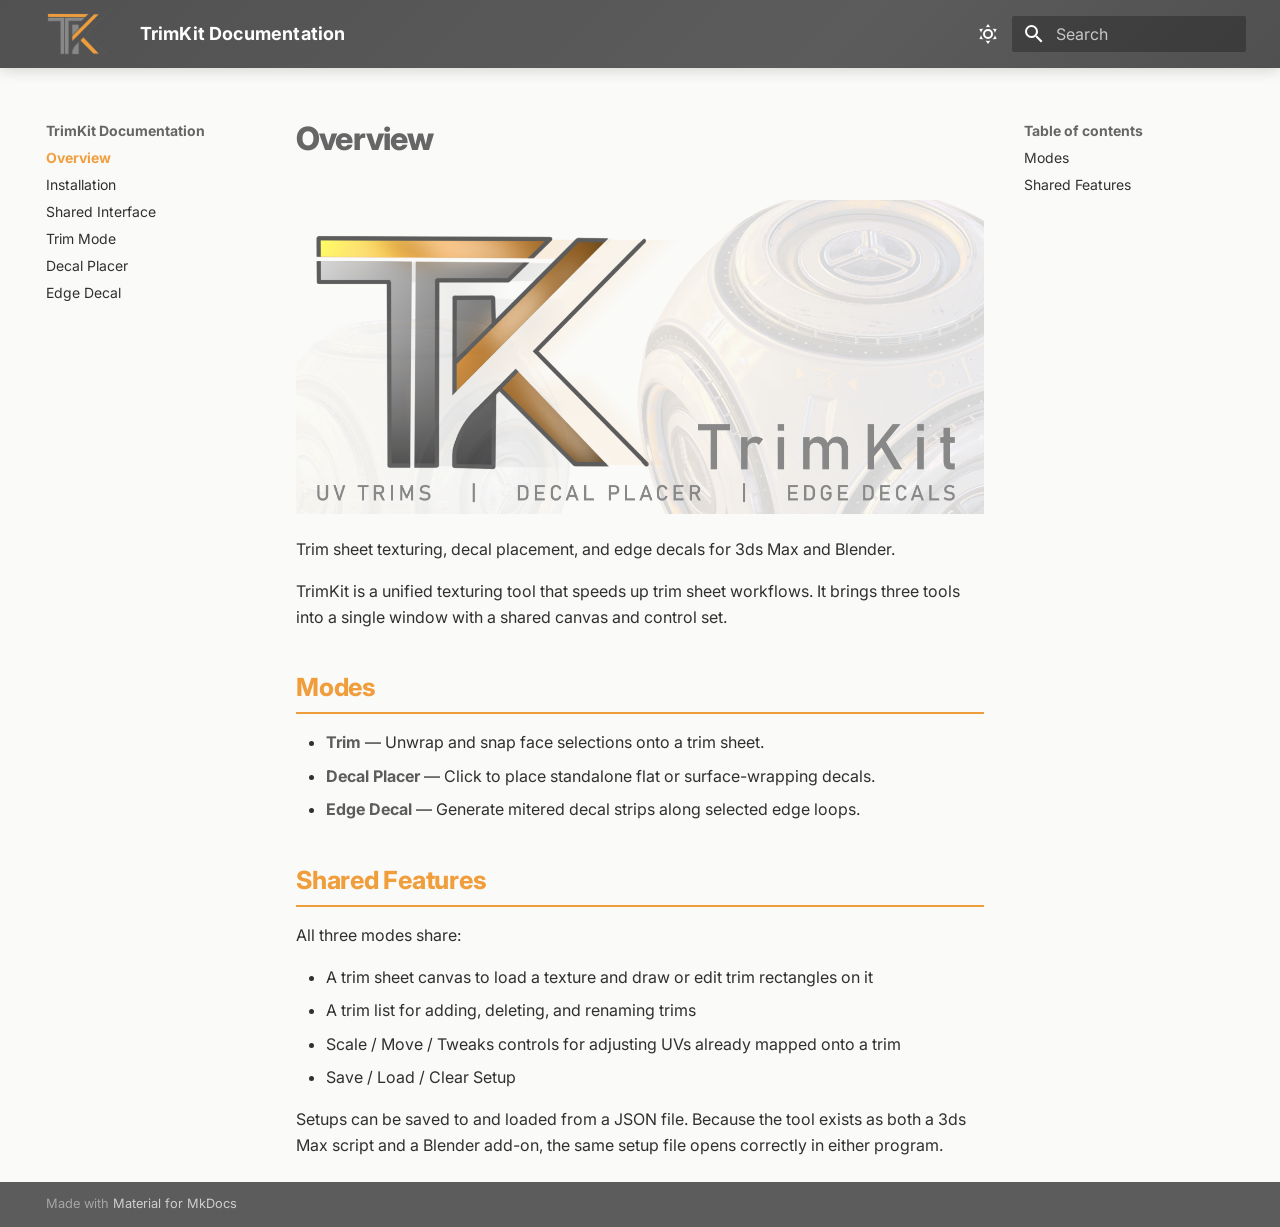
<file: index.html>
<!doctype html>
<html lang="en" class="no-js">
  <head>
    
      <meta charset="utf-8">
      <meta name="viewport" content="width=device-width,initial-scale=1">
      
        <meta name="description" content="Trim sheet texturing, decal placement, and edge decals for 3ds Max and Blender.">
      
      
        <meta name="author" content="TrimKit">
      
      
      
      
        <link rel="next" href="installation/">
      
      
        
      
      
      <link rel="icon" href="assets/trimkit-favicon.png">
      <meta name="generator" content="mkdocs-1.6.1, mkdocs-material-9.7.7">
    
    
      
        <title>TrimKit Documentation</title>
      
    
    
      <link rel="stylesheet" href="assets/stylesheets/main.ec1eaa64.min.css">
      
        
        <link rel="stylesheet" href="assets/stylesheets/palette.ab4e12ef.min.css">
      
      


    
    
      
    
    
      
        
        
        <link rel="preconnect" href="https://fonts.gstatic.com" crossorigin>
        <link rel="stylesheet" href="https://fonts.googleapis.com/css?family=Inter:300,300i,400,400i,700,700i%7CJetBrains+Mono:400,400i,700,700i&display=fallback">
        <style>:root{--md-text-font:"Inter";--md-code-font:"JetBrains Mono"}</style>
      
    
    
      <link rel="stylesheet" href="stylesheets/trimkit.css">
    
    <script>__md_scope=new URL(".",location),__md_hash=e=>[...e].reduce(((e,_)=>(e<<5)-e+_.charCodeAt(0)),0),__md_get=(e,_=localStorage,t=__md_scope)=>JSON.parse(_.getItem(t.pathname+"."+e)),__md_set=(e,_,t=localStorage,a=__md_scope)=>{try{t.setItem(a.pathname+"."+e,JSON.stringify(_))}catch(e){}}</script>
    
      

    
    
  </head>
  
  
    
    
      
    
    
    
    
    <body dir="ltr" data-md-color-scheme="default" data-md-color-primary="indigo" data-md-color-accent="indigo">
  
    
    <input class="md-toggle" data-md-toggle="drawer" type="checkbox" id="__drawer" autocomplete="off">
    <input class="md-toggle" data-md-toggle="search" type="checkbox" id="__search" autocomplete="off">
    <label class="md-overlay" for="__drawer"></label>
    <div data-md-component="skip">
      
        
        <a href="#modes" class="md-skip">
          Skip to content
        </a>
      
    </div>
    <div data-md-component="announce">
      
    </div>
    
    
      

  

<header class="md-header md-header--shadow" data-md-component="header">
  <nav class="md-header__inner md-grid" aria-label="Header">
    <a href="." title="TrimKit Documentation" class="md-header__button md-logo" aria-label="TrimKit Documentation" data-md-component="logo">
      
  <img src="assets/trimkit-logo.png" alt="logo">

    </a>
    <label class="md-header__button md-icon" for="__drawer">
      
      <svg xmlns="http://www.w3.org/2000/svg" viewBox="0 0 24 24"><path d="M3 6h18v2H3zm0 5h18v2H3zm0 5h18v2H3z"/></svg>
    </label>
    <div class="md-header__title" data-md-component="header-title">
      <div class="md-header__ellipsis">
        <div class="md-header__topic">
          <span class="md-ellipsis">
            TrimKit Documentation
          </span>
        </div>
        <div class="md-header__topic" data-md-component="header-topic">
          <span class="md-ellipsis">
            
              Overview
            
          </span>
        </div>
      </div>
    </div>
    
      
        <form class="md-header__option" data-md-component="palette">
  
    
    
    
    <input class="md-option" data-md-color-media="(prefers-color-scheme: light)" data-md-color-scheme="default" data-md-color-primary="indigo" data-md-color-accent="indigo"  aria-label="Switch to dark mode"  type="radio" name="__palette" id="__palette_0">
    
      <label class="md-header__button md-icon" title="Switch to dark mode" for="__palette_1" hidden>
        <svg xmlns="http://www.w3.org/2000/svg" viewBox="0 0 24 24"><path d="M12 7a5 5 0 0 1 5 5 5 5 0 0 1-5 5 5 5 0 0 1-5-5 5 5 0 0 1 5-5m0 2a3 3 0 0 0-3 3 3 3 0 0 0 3 3 3 3 0 0 0 3-3 3 3 0 0 0-3-3m0-7 2.39 3.42C13.65 5.15 12.84 5 12 5s-1.65.15-2.39.42zM3.34 7l4.16-.35A7.2 7.2 0 0 0 5.94 8.5c-.44.74-.69 1.5-.83 2.29zm.02 10 1.76-3.77a7.131 7.131 0 0 0 2.38 4.14zM20.65 7l-1.77 3.79a7.02 7.02 0 0 0-2.38-4.15zm-.01 10-4.14.36c.59-.51 1.12-1.14 1.54-1.86.42-.73.69-1.5.83-2.29zM12 22l-2.41-3.44c.74.27 1.55.44 2.41.44.82 0 1.63-.17 2.37-.44z"/></svg>
      </label>
    
  
    
    
    
    <input class="md-option" data-md-color-media="(prefers-color-scheme: dark)" data-md-color-scheme="slate" data-md-color-primary="indigo" data-md-color-accent="indigo"  aria-label="Switch to light mode"  type="radio" name="__palette" id="__palette_1">
    
      <label class="md-header__button md-icon" title="Switch to light mode" for="__palette_0" hidden>
        <svg xmlns="http://www.w3.org/2000/svg" viewBox="0 0 24 24"><path d="m17.75 4.09-2.53 1.94.91 3.06-2.63-1.81-2.63 1.81.91-3.06-2.53-1.94L12.44 4l1.06-3 1.06 3zm3.5 6.91-1.64 1.25.59 1.98-1.7-1.17-1.7 1.17.59-1.98L15.75 11l2.06-.05L18.5 9l.69 1.95zm-2.28 4.95c.83-.08 1.72 1.1 1.19 1.85-.32.45-.66.87-1.08 1.27C15.17 23 8.84 23 4.94 19.07c-3.91-3.9-3.91-10.24 0-14.14.4-.4.82-.76 1.27-1.08.75-.53 1.93.36 1.85 1.19-.27 2.86.69 5.83 2.89 8.02a9.96 9.96 0 0 0 8.02 2.89m-1.64 2.02a12.08 12.08 0 0 1-7.8-3.47c-2.17-2.19-3.33-5-3.49-7.82-2.81 3.14-2.7 7.96.31 10.98 3.02 3.01 7.84 3.12 10.98.31"/></svg>
      </label>
    
  
</form>
      
    
    
      <script>var palette=__md_get("__palette");if(palette&&palette.color){if("(prefers-color-scheme)"===palette.color.media){var media=matchMedia("(prefers-color-scheme: light)"),input=document.querySelector(media.matches?"[data-md-color-media='(prefers-color-scheme: light)']":"[data-md-color-media='(prefers-color-scheme: dark)']");palette.color.media=input.getAttribute("data-md-color-media"),palette.color.scheme=input.getAttribute("data-md-color-scheme"),palette.color.primary=input.getAttribute("data-md-color-primary"),palette.color.accent=input.getAttribute("data-md-color-accent")}for(var[key,value]of Object.entries(palette.color))document.body.setAttribute("data-md-color-"+key,value)}</script>
    
    
    
      
      
        <label class="md-header__button md-icon" for="__search">
          
          <svg xmlns="http://www.w3.org/2000/svg" viewBox="0 0 24 24"><path d="M9.5 3A6.5 6.5 0 0 1 16 9.5c0 1.61-.59 3.09-1.56 4.23l.27.27h.79l5 5-1.5 1.5-5-5v-.79l-.27-.27A6.52 6.52 0 0 1 9.5 16 6.5 6.5 0 0 1 3 9.5 6.5 6.5 0 0 1 9.5 3m0 2C7 5 5 7 5 9.5S7 14 9.5 14 14 12 14 9.5 12 5 9.5 5"/></svg>
        </label>
        <div class="md-search" data-md-component="search" role="dialog">
  <label class="md-search__overlay" for="__search"></label>
  <div class="md-search__inner" role="search">
    <form class="md-search__form" name="search">
      <input type="text" class="md-search__input" name="query" aria-label="Search" placeholder="Search" autocapitalize="off" autocorrect="off" autocomplete="off" spellcheck="false" data-md-component="search-query" required>
      <label class="md-search__icon md-icon" for="__search">
        
        <svg xmlns="http://www.w3.org/2000/svg" viewBox="0 0 24 24"><path d="M9.5 3A6.5 6.5 0 0 1 16 9.5c0 1.61-.59 3.09-1.56 4.23l.27.27h.79l5 5-1.5 1.5-5-5v-.79l-.27-.27A6.52 6.52 0 0 1 9.5 16 6.5 6.5 0 0 1 3 9.5 6.5 6.5 0 0 1 9.5 3m0 2C7 5 5 7 5 9.5S7 14 9.5 14 14 12 14 9.5 12 5 9.5 5"/></svg>
        
        <svg xmlns="http://www.w3.org/2000/svg" viewBox="0 0 24 24"><path d="M20 11v2H8l5.5 5.5-1.42 1.42L4.16 12l7.92-7.92L13.5 5.5 8 11z"/></svg>
      </label>
      <nav class="md-search__options" aria-label="Search">
        
        <button type="reset" class="md-search__icon md-icon" title="Clear" aria-label="Clear" tabindex="-1">
          
          <svg xmlns="http://www.w3.org/2000/svg" viewBox="0 0 24 24"><path d="M19 6.41 17.59 5 12 10.59 6.41 5 5 6.41 10.59 12 5 17.59 6.41 19 12 13.41 17.59 19 19 17.59 13.41 12z"/></svg>
        </button>
      </nav>
      
        <div class="md-search__suggest" data-md-component="search-suggest"></div>
      
    </form>
    <div class="md-search__output">
      <div class="md-search__scrollwrap" tabindex="0" data-md-scrollfix>
        <div class="md-search-result" data-md-component="search-result">
          <div class="md-search-result__meta">
            Initializing search
          </div>
          <ol class="md-search-result__list" role="presentation"></ol>
        </div>
      </div>
    </div>
  </div>
</div>
      
    
    
  </nav>
  
</header>
    
    <div class="md-container" data-md-component="container">
      
      
        
          
        
      
      <main class="md-main" data-md-component="main">
        <div class="md-main__inner md-grid">
          
            
              
              <div class="md-sidebar md-sidebar--primary" data-md-component="sidebar" data-md-type="navigation" >
                <div class="md-sidebar__scrollwrap">
                  <div class="md-sidebar__inner">
                    



<nav class="md-nav md-nav--primary" aria-label="Navigation" data-md-level="0">
  <label class="md-nav__title" for="__drawer">
    <a href="." title="TrimKit Documentation" class="md-nav__button md-logo" aria-label="TrimKit Documentation" data-md-component="logo">
      
  <img src="assets/trimkit-logo.png" alt="logo">

    </a>
    TrimKit Documentation
  </label>
  
  <ul class="md-nav__list" data-md-scrollfix>
    
      
      
  
  
    
  
  
  
    <li class="md-nav__item md-nav__item--active">
      
      <input class="md-nav__toggle md-toggle" type="checkbox" id="__toc">
      
      
      
        <label class="md-nav__link md-nav__link--active" for="__toc">
          
  
  
  <span class="md-ellipsis">
    
  
    Overview
  

    
  </span>
  
  

          <span class="md-nav__icon md-icon"></span>
        </label>
      
      <a href="." class="md-nav__link md-nav__link--active">
        
  
  
  <span class="md-ellipsis">
    
  
    Overview
  

    
  </span>
  
  

      </a>
      
        

<nav class="md-nav md-nav--secondary" aria-label="Table of contents">
  
  
  
  
    <label class="md-nav__title" for="__toc">
      <span class="md-nav__icon md-icon"></span>
      Table of contents
    </label>
    <ul class="md-nav__list" data-md-component="toc" data-md-scrollfix>
      
        <li class="md-nav__item">
  <a href="#modes" class="md-nav__link">
    <span class="md-ellipsis">
      
        Modes
      
    </span>
  </a>
  
</li>
      
        <li class="md-nav__item">
  <a href="#shared-features" class="md-nav__link">
    <span class="md-ellipsis">
      
        Shared Features
      
    </span>
  </a>
  
</li>
      
    </ul>
  
</nav>
      
    </li>
  

    
      
      
  
  
  
  
    <li class="md-nav__item">
      <a href="installation/" class="md-nav__link">
        
  
  
  <span class="md-ellipsis">
    
  
    Installation
  

    
  </span>
  
  

      </a>
    </li>
  

    
      
      
  
  
  
  
    <li class="md-nav__item">
      <a href="interface/" class="md-nav__link">
        
  
  
  <span class="md-ellipsis">
    
  
    Shared Interface
  

    
  </span>
  
  

      </a>
    </li>
  

    
      
      
  
  
  
  
    <li class="md-nav__item">
      <a href="trim-mode/" class="md-nav__link">
        
  
  
  <span class="md-ellipsis">
    
  
    Trim Mode
  

    
  </span>
  
  

      </a>
    </li>
  

    
      
      
  
  
  
  
    <li class="md-nav__item">
      <a href="decal-placer/" class="md-nav__link">
        
  
  
  <span class="md-ellipsis">
    
  
    Decal Placer
  

    
  </span>
  
  

      </a>
    </li>
  

    
      
      
  
  
  
  
    <li class="md-nav__item">
      <a href="edge-decal/" class="md-nav__link">
        
  
  
  <span class="md-ellipsis">
    
  
    Edge Decal
  

    
  </span>
  
  

      </a>
    </li>
  

    
  </ul>
</nav>
                  </div>
                </div>
              </div>
            
            
              
              <div class="md-sidebar md-sidebar--secondary" data-md-component="sidebar" data-md-type="toc" >
                <div class="md-sidebar__scrollwrap">
                  <div class="md-sidebar__inner">
                    

<nav class="md-nav md-nav--secondary" aria-label="Table of contents">
  
  
  
  
    <label class="md-nav__title" for="__toc">
      <span class="md-nav__icon md-icon"></span>
      Table of contents
    </label>
    <ul class="md-nav__list" data-md-component="toc" data-md-scrollfix>
      
        <li class="md-nav__item">
  <a href="#modes" class="md-nav__link">
    <span class="md-ellipsis">
      
        Modes
      
    </span>
  </a>
  
</li>
      
        <li class="md-nav__item">
  <a href="#shared-features" class="md-nav__link">
    <span class="md-ellipsis">
      
        Shared Features
      
    </span>
  </a>
  
</li>
      
    </ul>
  
</nav>
                  </div>
                </div>
              </div>
            
          
          
            <div class="md-content" data-md-component="content">
              
              <article class="md-content__inner md-typeset">
                
                  



  <h1>Overview</h1>

<p><img alt="TrimKit" src="assets/trimkit-logo-wide.png" width="800" /></p>
<p>Trim sheet texturing, decal placement, and edge decals for 3ds Max and Blender.</p>
<p>TrimKit is a unified texturing tool that speeds up trim sheet workflows. It brings three tools into a single window with a shared canvas and control set.</p>
<h2 id="modes">Modes</h2>
<ul>
<li><strong><a href="trim-mode/">Trim</a></strong> — Unwrap and snap face selections onto a trim sheet.</li>
<li><strong><a href="decal-placer/">Decal Placer</a></strong> — Click to place standalone flat or surface-wrapping decals.</li>
<li><strong><a href="edge-decal/">Edge Decal</a></strong> — Generate mitered decal strips along selected edge loops.</li>
</ul>
<h2 id="shared-features">Shared Features</h2>
<p>All three modes share:</p>
<ul>
<li>A trim sheet canvas to load a texture and draw or edit trim rectangles on it</li>
<li>A trim list for adding, deleting, and renaming trims</li>
<li>Scale / Move / Tweaks controls for adjusting UVs already mapped onto a trim</li>
<li>Save / Load / Clear Setup</li>
</ul>
<p>Setups can be saved to and loaded from a JSON file. Because the tool exists as both a 3ds Max script and a Blender add-on, the same setup file opens correctly in either program.</p>












                
              </article>
            </div>
          
          
<script>var target=document.getElementById(location.hash.slice(1));target&&target.name&&(target.checked=target.name.startsWith("__tabbed_"))</script>
        </div>
        
          <button type="button" class="md-top md-icon" data-md-component="top" hidden>
  
  <svg xmlns="http://www.w3.org/2000/svg" viewBox="0 0 24 24"><path d="M13 20h-2V8l-5.5 5.5-1.42-1.42L12 4.16l7.92 7.92-1.42 1.42L13 8z"/></svg>
  Back to top
</button>
        
      </main>
      
        <footer class="md-footer">
  
  <div class="md-footer-meta md-typeset">
    <div class="md-footer-meta__inner md-grid">
      <div class="md-copyright">
  
  
    Made with
    <a href="https://squidfunk.github.io/mkdocs-material/" target="_blank" rel="noopener">
      Material for MkDocs
    </a>
  
</div>
      
    </div>
  </div>
</footer>
      
    </div>
    <div class="md-dialog" data-md-component="dialog">
      <div class="md-dialog__inner md-typeset"></div>
    </div>
    
    
    
      
      
      <script id="__config" type="application/json">{"annotate": null, "base": ".", "features": ["navigation.sections", "navigation.top", "navigation.indexes", "search.suggest", "search.highlight", "content.code.copy", "content.action.edit"], "search": "assets/javascripts/workers/search.2c215733.min.js", "tags": null, "translations": {"clipboard.copied": "Copied to clipboard", "clipboard.copy": "Copy to clipboard", "search.result.more.one": "1 more on this page", "search.result.more.other": "# more on this page", "search.result.none": "No matching documents", "search.result.one": "1 matching document", "search.result.other": "# matching documents", "search.result.placeholder": "Type to start searching", "search.result.term.missing": "Missing", "select.version": "Select version"}, "version": null}</script>
    
    
      <script src="assets/javascripts/bundle.d7400e89.min.js"></script>
      
    
  </body>
</html>
</file>
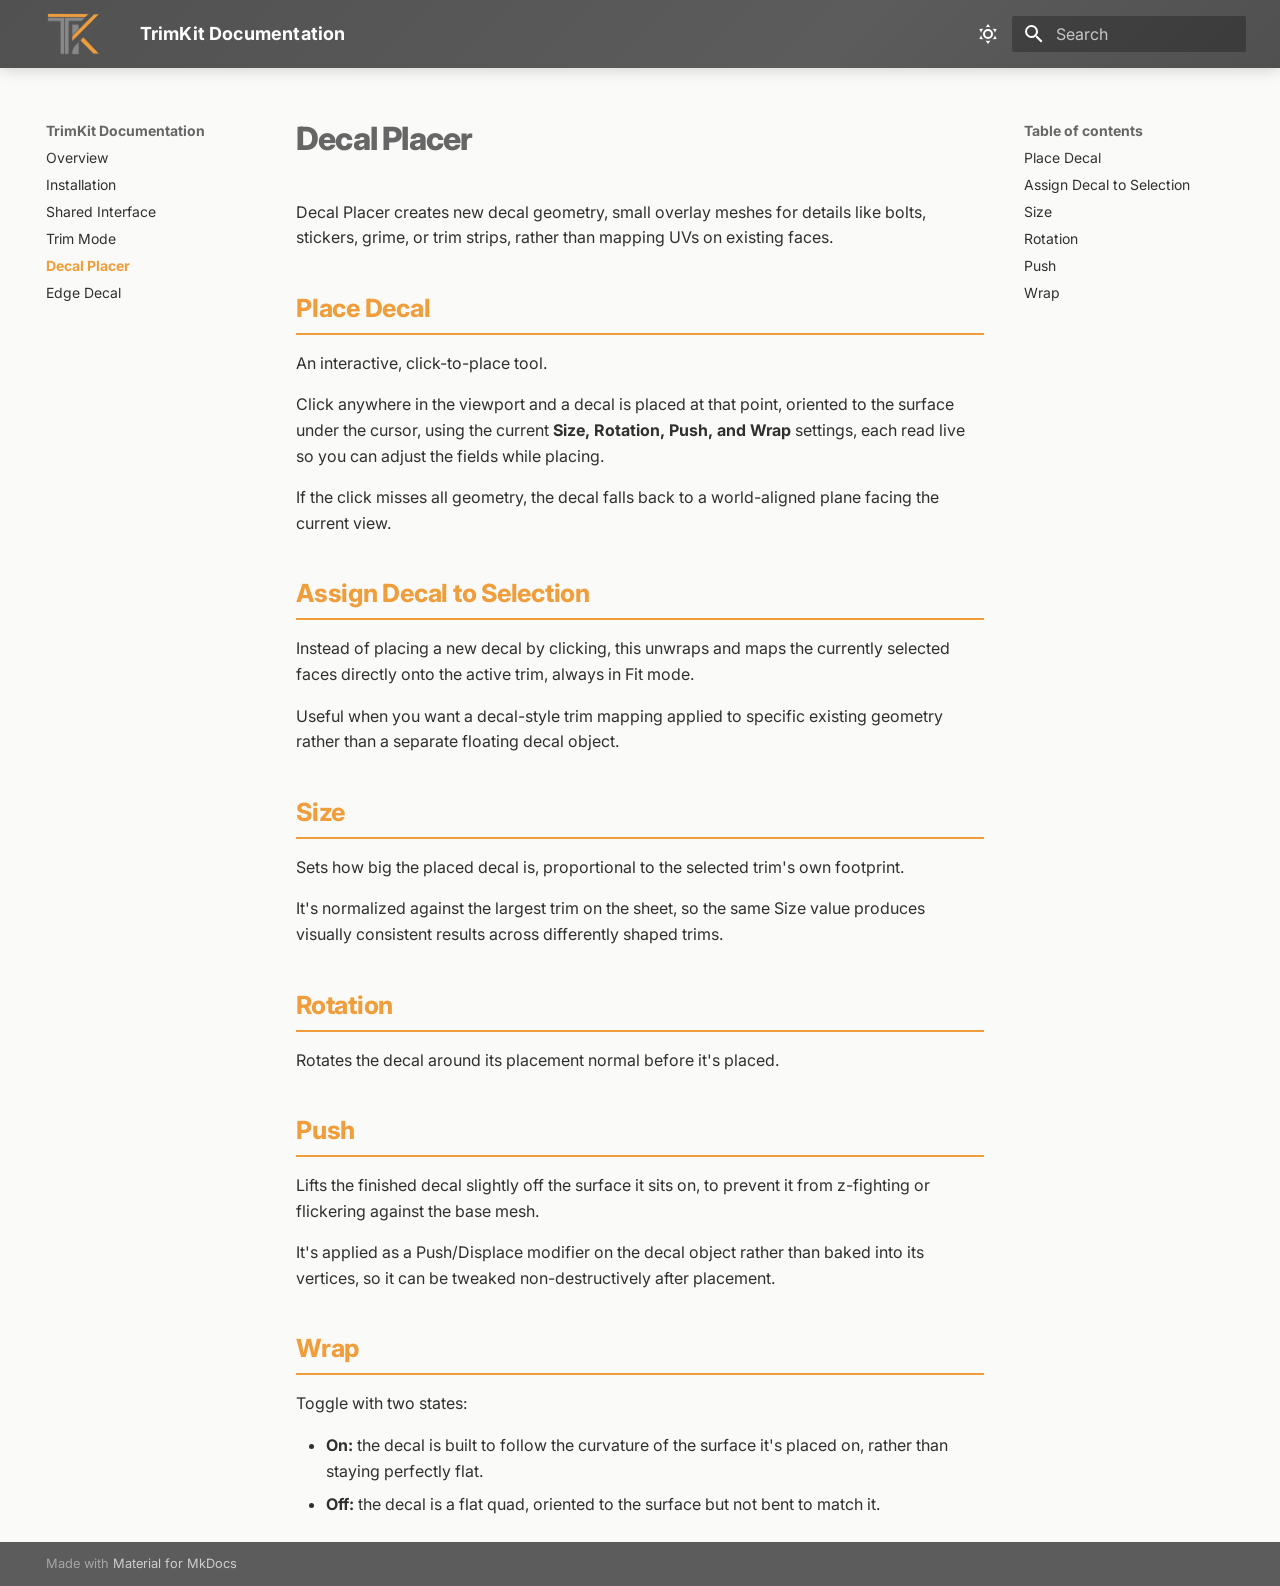
<file: decal-placer/index.html>
<!doctype html>
<html lang="en" class="no-js">
  <head>
    
      <meta charset="utf-8">
      <meta name="viewport" content="width=device-width,initial-scale=1">
      
        <meta name="description" content="Trim sheet texturing, decal placement, and edge decals for 3ds Max and Blender.">
      
      
        <meta name="author" content="TrimKit">
      
      
      
        <link rel="prev" href="../trim-mode/">
      
      
        <link rel="next" href="../edge-decal/">
      
      
        
      
      
      <link rel="icon" href="../assets/trimkit-favicon.png">
      <meta name="generator" content="mkdocs-1.6.1, mkdocs-material-9.7.7">
    
    
      
        <title>Decal Placer - TrimKit Documentation</title>
      
    
    
      <link rel="stylesheet" href="../assets/stylesheets/main.ec1eaa64.min.css">
      
        
        <link rel="stylesheet" href="../assets/stylesheets/palette.ab4e12ef.min.css">
      
      


    
    
      
    
    
      
        
        
        <link rel="preconnect" href="https://fonts.gstatic.com" crossorigin>
        <link rel="stylesheet" href="https://fonts.googleapis.com/css?family=Inter:300,300i,400,400i,700,700i%7CJetBrains+Mono:400,400i,700,700i&display=fallback">
        <style>:root{--md-text-font:"Inter";--md-code-font:"JetBrains Mono"}</style>
      
    
    
      <link rel="stylesheet" href="../stylesheets/trimkit.css">
    
    <script>__md_scope=new URL("..",location),__md_hash=e=>[...e].reduce(((e,_)=>(e<<5)-e+_.charCodeAt(0)),0),__md_get=(e,_=localStorage,t=__md_scope)=>JSON.parse(_.getItem(t.pathname+"."+e)),__md_set=(e,_,t=localStorage,a=__md_scope)=>{try{t.setItem(a.pathname+"."+e,JSON.stringify(_))}catch(e){}}</script>
    
      

    
    
  </head>
  
  
    
    
      
    
    
    
    
    <body dir="ltr" data-md-color-scheme="default" data-md-color-primary="indigo" data-md-color-accent="indigo">
  
    
    <input class="md-toggle" data-md-toggle="drawer" type="checkbox" id="__drawer" autocomplete="off">
    <input class="md-toggle" data-md-toggle="search" type="checkbox" id="__search" autocomplete="off">
    <label class="md-overlay" for="__drawer"></label>
    <div data-md-component="skip">
      
        
        <a href="#decal-placer" class="md-skip">
          Skip to content
        </a>
      
    </div>
    <div data-md-component="announce">
      
    </div>
    
    
      

  

<header class="md-header md-header--shadow" data-md-component="header">
  <nav class="md-header__inner md-grid" aria-label="Header">
    <a href=".." title="TrimKit Documentation" class="md-header__button md-logo" aria-label="TrimKit Documentation" data-md-component="logo">
      
  <img src="../assets/trimkit-logo.png" alt="logo">

    </a>
    <label class="md-header__button md-icon" for="__drawer">
      
      <svg xmlns="http://www.w3.org/2000/svg" viewBox="0 0 24 24"><path d="M3 6h18v2H3zm0 5h18v2H3zm0 5h18v2H3z"/></svg>
    </label>
    <div class="md-header__title" data-md-component="header-title">
      <div class="md-header__ellipsis">
        <div class="md-header__topic">
          <span class="md-ellipsis">
            TrimKit Documentation
          </span>
        </div>
        <div class="md-header__topic" data-md-component="header-topic">
          <span class="md-ellipsis">
            
              Decal Placer
            
          </span>
        </div>
      </div>
    </div>
    
      
        <form class="md-header__option" data-md-component="palette">
  
    
    
    
    <input class="md-option" data-md-color-media="(prefers-color-scheme: light)" data-md-color-scheme="default" data-md-color-primary="indigo" data-md-color-accent="indigo"  aria-label="Switch to dark mode"  type="radio" name="__palette" id="__palette_0">
    
      <label class="md-header__button md-icon" title="Switch to dark mode" for="__palette_1" hidden>
        <svg xmlns="http://www.w3.org/2000/svg" viewBox="0 0 24 24"><path d="M12 7a5 5 0 0 1 5 5 5 5 0 0 1-5 5 5 5 0 0 1-5-5 5 5 0 0 1 5-5m0 2a3 3 0 0 0-3 3 3 3 0 0 0 3 3 3 3 0 0 0 3-3 3 3 0 0 0-3-3m0-7 2.39 3.42C13.65 5.15 12.84 5 12 5s-1.65.15-2.39.42zM3.34 7l4.16-.35A7.2 7.2 0 0 0 5.94 8.5c-.44.74-.69 1.5-.83 2.29zm.02 10 1.76-3.77a7.131 7.131 0 0 0 2.38 4.14zM20.65 7l-1.77 3.79a7.02 7.02 0 0 0-2.38-4.15zm-.01 10-4.14.36c.59-.51 1.12-1.14 1.54-1.86.42-.73.69-1.5.83-2.29zM12 22l-2.41-3.44c.74.27 1.55.44 2.41.44.82 0 1.63-.17 2.37-.44z"/></svg>
      </label>
    
  
    
    
    
    <input class="md-option" data-md-color-media="(prefers-color-scheme: dark)" data-md-color-scheme="slate" data-md-color-primary="indigo" data-md-color-accent="indigo"  aria-label="Switch to light mode"  type="radio" name="__palette" id="__palette_1">
    
      <label class="md-header__button md-icon" title="Switch to light mode" for="__palette_0" hidden>
        <svg xmlns="http://www.w3.org/2000/svg" viewBox="0 0 24 24"><path d="m17.75 4.09-2.53 1.94.91 3.06-2.63-1.81-2.63 1.81.91-3.06-2.53-1.94L12.44 4l1.06-3 1.06 3zm3.5 6.91-1.64 1.25.59 1.98-1.7-1.17-1.7 1.17.59-1.98L15.75 11l2.06-.05L18.5 9l.69 1.95zm-2.28 4.95c.83-.08 1.72 1.1 1.19 1.85-.32.45-.66.87-1.08 1.27C15.17 23 8.84 23 4.94 19.07c-3.91-3.9-3.91-10.24 0-14.14.4-.4.82-.76 1.27-1.08.75-.53 1.93.36 1.85 1.19-.27 2.86.69 5.83 2.89 8.02a9.96 9.96 0 0 0 8.02 2.89m-1.64 2.02a12.08 12.08 0 0 1-7.8-3.47c-2.17-2.19-3.33-5-3.49-7.82-2.81 3.14-2.7 7.96.31 10.98 3.02 3.01 7.84 3.12 10.98.31"/></svg>
      </label>
    
  
</form>
      
    
    
      <script>var palette=__md_get("__palette");if(palette&&palette.color){if("(prefers-color-scheme)"===palette.color.media){var media=matchMedia("(prefers-color-scheme: light)"),input=document.querySelector(media.matches?"[data-md-color-media='(prefers-color-scheme: light)']":"[data-md-color-media='(prefers-color-scheme: dark)']");palette.color.media=input.getAttribute("data-md-color-media"),palette.color.scheme=input.getAttribute("data-md-color-scheme"),palette.color.primary=input.getAttribute("data-md-color-primary"),palette.color.accent=input.getAttribute("data-md-color-accent")}for(var[key,value]of Object.entries(palette.color))document.body.setAttribute("data-md-color-"+key,value)}</script>
    
    
    
      
      
        <label class="md-header__button md-icon" for="__search">
          
          <svg xmlns="http://www.w3.org/2000/svg" viewBox="0 0 24 24"><path d="M9.5 3A6.5 6.5 0 0 1 16 9.5c0 1.61-.59 3.09-1.56 4.23l.27.27h.79l5 5-1.5 1.5-5-5v-.79l-.27-.27A6.52 6.52 0 0 1 9.5 16 6.5 6.5 0 0 1 3 9.5 6.5 6.5 0 0 1 9.5 3m0 2C7 5 5 7 5 9.5S7 14 9.5 14 14 12 14 9.5 12 5 9.5 5"/></svg>
        </label>
        <div class="md-search" data-md-component="search" role="dialog">
  <label class="md-search__overlay" for="__search"></label>
  <div class="md-search__inner" role="search">
    <form class="md-search__form" name="search">
      <input type="text" class="md-search__input" name="query" aria-label="Search" placeholder="Search" autocapitalize="off" autocorrect="off" autocomplete="off" spellcheck="false" data-md-component="search-query" required>
      <label class="md-search__icon md-icon" for="__search">
        
        <svg xmlns="http://www.w3.org/2000/svg" viewBox="0 0 24 24"><path d="M9.5 3A6.5 6.5 0 0 1 16 9.5c0 1.61-.59 3.09-1.56 4.23l.27.27h.79l5 5-1.5 1.5-5-5v-.79l-.27-.27A6.52 6.52 0 0 1 9.5 16 6.5 6.5 0 0 1 3 9.5 6.5 6.5 0 0 1 9.5 3m0 2C7 5 5 7 5 9.5S7 14 9.5 14 14 12 14 9.5 12 5 9.5 5"/></svg>
        
        <svg xmlns="http://www.w3.org/2000/svg" viewBox="0 0 24 24"><path d="M20 11v2H8l5.5 5.5-1.42 1.42L4.16 12l7.92-7.92L13.5 5.5 8 11z"/></svg>
      </label>
      <nav class="md-search__options" aria-label="Search">
        
        <button type="reset" class="md-search__icon md-icon" title="Clear" aria-label="Clear" tabindex="-1">
          
          <svg xmlns="http://www.w3.org/2000/svg" viewBox="0 0 24 24"><path d="M19 6.41 17.59 5 12 10.59 6.41 5 5 6.41 10.59 12 5 17.59 6.41 19 12 13.41 17.59 19 19 17.59 13.41 12z"/></svg>
        </button>
      </nav>
      
        <div class="md-search__suggest" data-md-component="search-suggest"></div>
      
    </form>
    <div class="md-search__output">
      <div class="md-search__scrollwrap" tabindex="0" data-md-scrollfix>
        <div class="md-search-result" data-md-component="search-result">
          <div class="md-search-result__meta">
            Initializing search
          </div>
          <ol class="md-search-result__list" role="presentation"></ol>
        </div>
      </div>
    </div>
  </div>
</div>
      
    
    
  </nav>
  
</header>
    
    <div class="md-container" data-md-component="container">
      
      
        
          
        
      
      <main class="md-main" data-md-component="main">
        <div class="md-main__inner md-grid">
          
            
              
              <div class="md-sidebar md-sidebar--primary" data-md-component="sidebar" data-md-type="navigation" >
                <div class="md-sidebar__scrollwrap">
                  <div class="md-sidebar__inner">
                    



<nav class="md-nav md-nav--primary" aria-label="Navigation" data-md-level="0">
  <label class="md-nav__title" for="__drawer">
    <a href=".." title="TrimKit Documentation" class="md-nav__button md-logo" aria-label="TrimKit Documentation" data-md-component="logo">
      
  <img src="../assets/trimkit-logo.png" alt="logo">

    </a>
    TrimKit Documentation
  </label>
  
  <ul class="md-nav__list" data-md-scrollfix>
    
      
      
  
  
  
  
    <li class="md-nav__item">
      <a href=".." class="md-nav__link">
        
  
  
  <span class="md-ellipsis">
    
  
    Overview
  

    
  </span>
  
  

      </a>
    </li>
  

    
      
      
  
  
  
  
    <li class="md-nav__item">
      <a href="../installation/" class="md-nav__link">
        
  
  
  <span class="md-ellipsis">
    
  
    Installation
  

    
  </span>
  
  

      </a>
    </li>
  

    
      
      
  
  
  
  
    <li class="md-nav__item">
      <a href="../interface/" class="md-nav__link">
        
  
  
  <span class="md-ellipsis">
    
  
    Shared Interface
  

    
  </span>
  
  

      </a>
    </li>
  

    
      
      
  
  
  
  
    <li class="md-nav__item">
      <a href="../trim-mode/" class="md-nav__link">
        
  
  
  <span class="md-ellipsis">
    
  
    Trim Mode
  

    
  </span>
  
  

      </a>
    </li>
  

    
      
      
  
  
    
  
  
  
    <li class="md-nav__item md-nav__item--active">
      
      <input class="md-nav__toggle md-toggle" type="checkbox" id="__toc">
      
      
        
      
      
        <label class="md-nav__link md-nav__link--active" for="__toc">
          
  
  
  <span class="md-ellipsis">
    
  
    Decal Placer
  

    
  </span>
  
  

          <span class="md-nav__icon md-icon"></span>
        </label>
      
      <a href="./" class="md-nav__link md-nav__link--active">
        
  
  
  <span class="md-ellipsis">
    
  
    Decal Placer
  

    
  </span>
  
  

      </a>
      
        

<nav class="md-nav md-nav--secondary" aria-label="Table of contents">
  
  
  
    
  
  
    <label class="md-nav__title" for="__toc">
      <span class="md-nav__icon md-icon"></span>
      Table of contents
    </label>
    <ul class="md-nav__list" data-md-component="toc" data-md-scrollfix>
      
        <li class="md-nav__item">
  <a href="#place-decal" class="md-nav__link">
    <span class="md-ellipsis">
      
        Place Decal
      
    </span>
  </a>
  
</li>
      
        <li class="md-nav__item">
  <a href="#assign-decal-to-selection" class="md-nav__link">
    <span class="md-ellipsis">
      
        Assign Decal to Selection
      
    </span>
  </a>
  
</li>
      
        <li class="md-nav__item">
  <a href="#size" class="md-nav__link">
    <span class="md-ellipsis">
      
        Size
      
    </span>
  </a>
  
</li>
      
        <li class="md-nav__item">
  <a href="#rotation" class="md-nav__link">
    <span class="md-ellipsis">
      
        Rotation
      
    </span>
  </a>
  
</li>
      
        <li class="md-nav__item">
  <a href="#push" class="md-nav__link">
    <span class="md-ellipsis">
      
        Push
      
    </span>
  </a>
  
</li>
      
        <li class="md-nav__item">
  <a href="#wrap" class="md-nav__link">
    <span class="md-ellipsis">
      
        Wrap
      
    </span>
  </a>
  
</li>
      
    </ul>
  
</nav>
      
    </li>
  

    
      
      
  
  
  
  
    <li class="md-nav__item">
      <a href="../edge-decal/" class="md-nav__link">
        
  
  
  <span class="md-ellipsis">
    
  
    Edge Decal
  

    
  </span>
  
  

      </a>
    </li>
  

    
  </ul>
</nav>
                  </div>
                </div>
              </div>
            
            
              
              <div class="md-sidebar md-sidebar--secondary" data-md-component="sidebar" data-md-type="toc" >
                <div class="md-sidebar__scrollwrap">
                  <div class="md-sidebar__inner">
                    

<nav class="md-nav md-nav--secondary" aria-label="Table of contents">
  
  
  
    
  
  
    <label class="md-nav__title" for="__toc">
      <span class="md-nav__icon md-icon"></span>
      Table of contents
    </label>
    <ul class="md-nav__list" data-md-component="toc" data-md-scrollfix>
      
        <li class="md-nav__item">
  <a href="#place-decal" class="md-nav__link">
    <span class="md-ellipsis">
      
        Place Decal
      
    </span>
  </a>
  
</li>
      
        <li class="md-nav__item">
  <a href="#assign-decal-to-selection" class="md-nav__link">
    <span class="md-ellipsis">
      
        Assign Decal to Selection
      
    </span>
  </a>
  
</li>
      
        <li class="md-nav__item">
  <a href="#size" class="md-nav__link">
    <span class="md-ellipsis">
      
        Size
      
    </span>
  </a>
  
</li>
      
        <li class="md-nav__item">
  <a href="#rotation" class="md-nav__link">
    <span class="md-ellipsis">
      
        Rotation
      
    </span>
  </a>
  
</li>
      
        <li class="md-nav__item">
  <a href="#push" class="md-nav__link">
    <span class="md-ellipsis">
      
        Push
      
    </span>
  </a>
  
</li>
      
        <li class="md-nav__item">
  <a href="#wrap" class="md-nav__link">
    <span class="md-ellipsis">
      
        Wrap
      
    </span>
  </a>
  
</li>
      
    </ul>
  
</nav>
                  </div>
                </div>
              </div>
            
          
          
            <div class="md-content" data-md-component="content">
              
              <article class="md-content__inner md-typeset">
                
                  



<h1 id="decal-placer">Decal Placer</h1>
<p>Decal Placer creates new decal geometry, small overlay meshes for details like bolts, stickers, grime, or trim strips, rather than mapping UVs on existing faces.</p>
<h2 id="place-decal">Place Decal</h2>
<p>An interactive, click-to-place tool.</p>
<p>Click anywhere in the viewport and a decal is placed at that point, oriented to the surface under the cursor, using the current <strong>Size, Rotation, Push, and Wrap</strong> settings, each read live so you can adjust the fields while placing.</p>
<p>If the click misses all geometry, the decal falls back to a world-aligned plane facing the current view.</p>
<h2 id="assign-decal-to-selection">Assign Decal to Selection</h2>
<p>Instead of placing a new decal by clicking, this unwraps and maps the currently selected faces directly onto the active trim, always in Fit mode.</p>
<p>Useful when you want a decal-style trim mapping applied to specific existing geometry rather than a separate floating decal object.</p>
<h2 id="size">Size</h2>
<p>Sets how big the placed decal is, proportional to the selected trim's own footprint.</p>
<p>It's normalized against the largest trim on the sheet, so the same Size value produces visually consistent results across differently shaped trims.</p>
<h2 id="rotation">Rotation</h2>
<p>Rotates the decal around its placement normal before it's placed.</p>
<h2 id="push">Push</h2>
<p>Lifts the finished decal slightly off the surface it sits on, to prevent it from z-fighting or flickering against the base mesh.</p>
<p>It's applied as a Push/Displace modifier on the decal object rather than baked into its vertices, so it can be tweaked non-destructively after placement.</p>
<h2 id="wrap">Wrap</h2>
<p>Toggle with two states:</p>
<ul>
<li><strong>On:</strong> the decal is built to follow the curvature of the surface it's placed on, rather than staying perfectly flat.</li>
<li><strong>Off:</strong> the decal is a flat quad, oriented to the surface but not bent to match it.</li>
</ul>












                
              </article>
            </div>
          
          
<script>var target=document.getElementById(location.hash.slice(1));target&&target.name&&(target.checked=target.name.startsWith("__tabbed_"))</script>
        </div>
        
          <button type="button" class="md-top md-icon" data-md-component="top" hidden>
  
  <svg xmlns="http://www.w3.org/2000/svg" viewBox="0 0 24 24"><path d="M13 20h-2V8l-5.5 5.5-1.42-1.42L12 4.16l7.92 7.92-1.42 1.42L13 8z"/></svg>
  Back to top
</button>
        
      </main>
      
        <footer class="md-footer">
  
  <div class="md-footer-meta md-typeset">
    <div class="md-footer-meta__inner md-grid">
      <div class="md-copyright">
  
  
    Made with
    <a href="https://squidfunk.github.io/mkdocs-material/" target="_blank" rel="noopener">
      Material for MkDocs
    </a>
  
</div>
      
    </div>
  </div>
</footer>
      
    </div>
    <div class="md-dialog" data-md-component="dialog">
      <div class="md-dialog__inner md-typeset"></div>
    </div>
    
    
    
      
      
      <script id="__config" type="application/json">{"annotate": null, "base": "..", "features": ["navigation.sections", "navigation.top", "navigation.indexes", "search.suggest", "search.highlight", "content.code.copy", "content.action.edit"], "search": "../assets/javascripts/workers/search.2c215733.min.js", "tags": null, "translations": {"clipboard.copied": "Copied to clipboard", "clipboard.copy": "Copy to clipboard", "search.result.more.one": "1 more on this page", "search.result.more.other": "# more on this page", "search.result.none": "No matching documents", "search.result.one": "1 matching document", "search.result.other": "# matching documents", "search.result.placeholder": "Type to start searching", "search.result.term.missing": "Missing", "select.version": "Select version"}, "version": null}</script>
    
    
      <script src="../assets/javascripts/bundle.d7400e89.min.js"></script>
      
    
  </body>
</html>
</file>
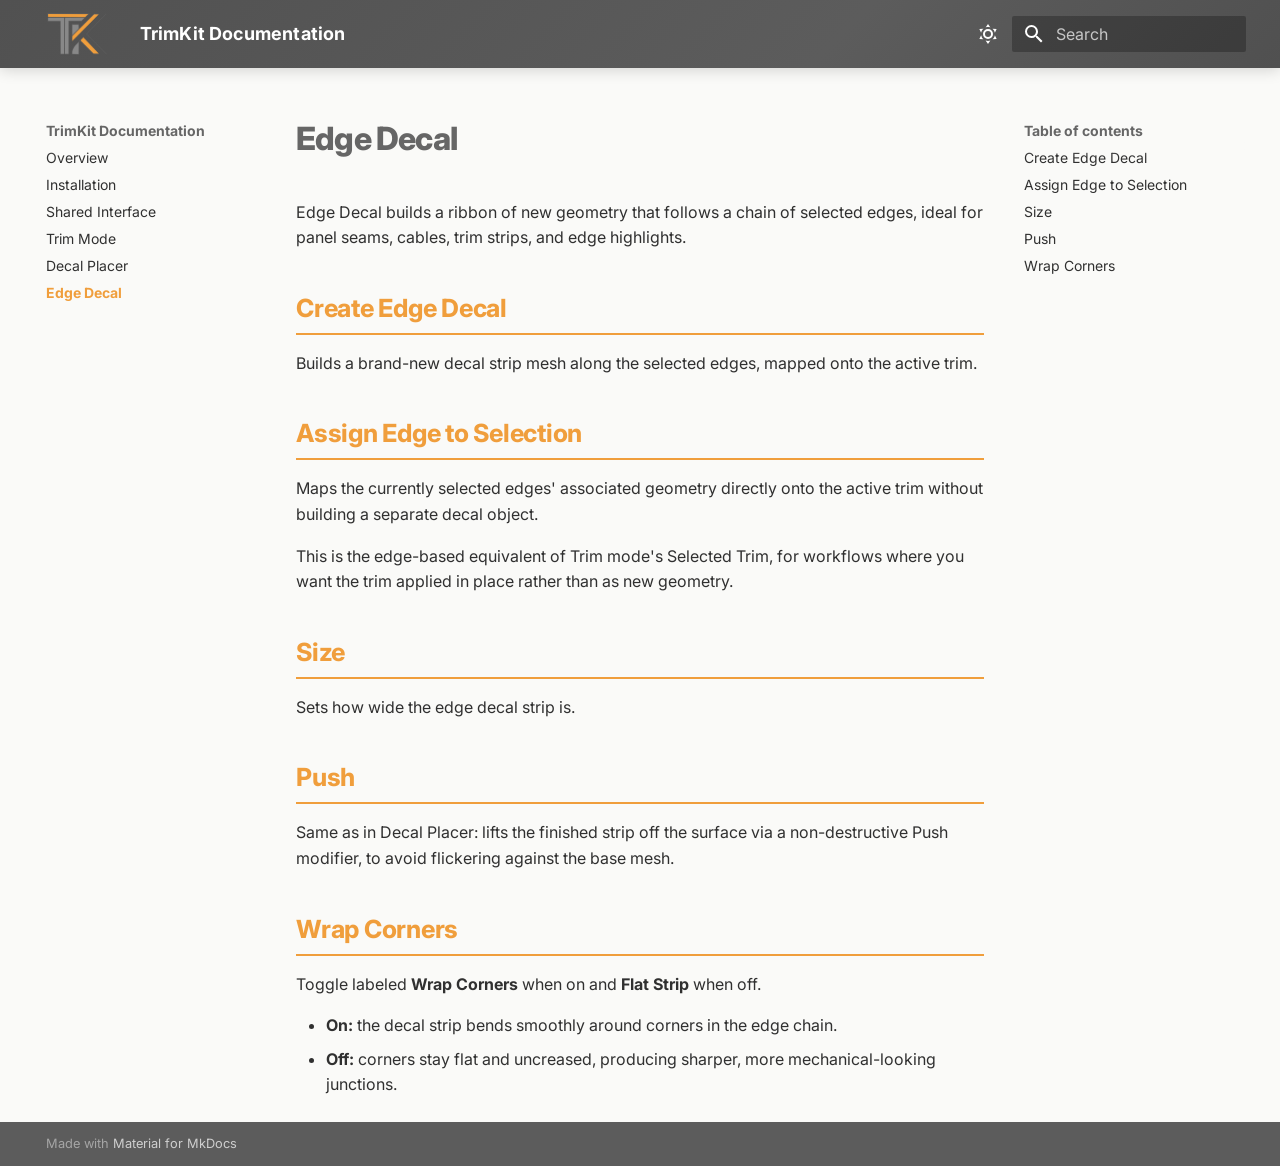
<file: edge-decal/index.html>
<!doctype html>
<html lang="en" class="no-js">
  <head>
    
      <meta charset="utf-8">
      <meta name="viewport" content="width=device-width,initial-scale=1">
      
        <meta name="description" content="Trim sheet texturing, decal placement, and edge decals for 3ds Max and Blender.">
      
      
        <meta name="author" content="TrimKit">
      
      
      
        <link rel="prev" href="../decal-placer/">
      
      
      
        
      
      
      <link rel="icon" href="../assets/trimkit-favicon.png">
      <meta name="generator" content="mkdocs-1.6.1, mkdocs-material-9.7.7">
    
    
      
        <title>Edge Decal - TrimKit Documentation</title>
      
    
    
      <link rel="stylesheet" href="../assets/stylesheets/main.ec1eaa64.min.css">
      
        
        <link rel="stylesheet" href="../assets/stylesheets/palette.ab4e12ef.min.css">
      
      


    
    
      
    
    
      
        
        
        <link rel="preconnect" href="https://fonts.gstatic.com" crossorigin>
        <link rel="stylesheet" href="https://fonts.googleapis.com/css?family=Inter:300,300i,400,400i,700,700i%7CJetBrains+Mono:400,400i,700,700i&display=fallback">
        <style>:root{--md-text-font:"Inter";--md-code-font:"JetBrains Mono"}</style>
      
    
    
      <link rel="stylesheet" href="../stylesheets/trimkit.css">
    
    <script>__md_scope=new URL("..",location),__md_hash=e=>[...e].reduce(((e,_)=>(e<<5)-e+_.charCodeAt(0)),0),__md_get=(e,_=localStorage,t=__md_scope)=>JSON.parse(_.getItem(t.pathname+"."+e)),__md_set=(e,_,t=localStorage,a=__md_scope)=>{try{t.setItem(a.pathname+"."+e,JSON.stringify(_))}catch(e){}}</script>
    
      

    
    
  </head>
  
  
    
    
      
    
    
    
    
    <body dir="ltr" data-md-color-scheme="default" data-md-color-primary="indigo" data-md-color-accent="indigo">
  
    
    <input class="md-toggle" data-md-toggle="drawer" type="checkbox" id="__drawer" autocomplete="off">
    <input class="md-toggle" data-md-toggle="search" type="checkbox" id="__search" autocomplete="off">
    <label class="md-overlay" for="__drawer"></label>
    <div data-md-component="skip">
      
        
        <a href="#edge-decal" class="md-skip">
          Skip to content
        </a>
      
    </div>
    <div data-md-component="announce">
      
    </div>
    
    
      

  

<header class="md-header md-header--shadow" data-md-component="header">
  <nav class="md-header__inner md-grid" aria-label="Header">
    <a href=".." title="TrimKit Documentation" class="md-header__button md-logo" aria-label="TrimKit Documentation" data-md-component="logo">
      
  <img src="../assets/trimkit-logo.png" alt="logo">

    </a>
    <label class="md-header__button md-icon" for="__drawer">
      
      <svg xmlns="http://www.w3.org/2000/svg" viewBox="0 0 24 24"><path d="M3 6h18v2H3zm0 5h18v2H3zm0 5h18v2H3z"/></svg>
    </label>
    <div class="md-header__title" data-md-component="header-title">
      <div class="md-header__ellipsis">
        <div class="md-header__topic">
          <span class="md-ellipsis">
            TrimKit Documentation
          </span>
        </div>
        <div class="md-header__topic" data-md-component="header-topic">
          <span class="md-ellipsis">
            
              Edge Decal
            
          </span>
        </div>
      </div>
    </div>
    
      
        <form class="md-header__option" data-md-component="palette">
  
    
    
    
    <input class="md-option" data-md-color-media="(prefers-color-scheme: light)" data-md-color-scheme="default" data-md-color-primary="indigo" data-md-color-accent="indigo"  aria-label="Switch to dark mode"  type="radio" name="__palette" id="__palette_0">
    
      <label class="md-header__button md-icon" title="Switch to dark mode" for="__palette_1" hidden>
        <svg xmlns="http://www.w3.org/2000/svg" viewBox="0 0 24 24"><path d="M12 7a5 5 0 0 1 5 5 5 5 0 0 1-5 5 5 5 0 0 1-5-5 5 5 0 0 1 5-5m0 2a3 3 0 0 0-3 3 3 3 0 0 0 3 3 3 3 0 0 0 3-3 3 3 0 0 0-3-3m0-7 2.39 3.42C13.65 5.15 12.84 5 12 5s-1.65.15-2.39.42zM3.34 7l4.16-.35A7.2 7.2 0 0 0 5.94 8.5c-.44.74-.69 1.5-.83 2.29zm.02 10 1.76-3.77a7.131 7.131 0 0 0 2.38 4.14zM20.65 7l-1.77 3.79a7.02 7.02 0 0 0-2.38-4.15zm-.01 10-4.14.36c.59-.51 1.12-1.14 1.54-1.86.42-.73.69-1.5.83-2.29zM12 22l-2.41-3.44c.74.27 1.55.44 2.41.44.82 0 1.63-.17 2.37-.44z"/></svg>
      </label>
    
  
    
    
    
    <input class="md-option" data-md-color-media="(prefers-color-scheme: dark)" data-md-color-scheme="slate" data-md-color-primary="indigo" data-md-color-accent="indigo"  aria-label="Switch to light mode"  type="radio" name="__palette" id="__palette_1">
    
      <label class="md-header__button md-icon" title="Switch to light mode" for="__palette_0" hidden>
        <svg xmlns="http://www.w3.org/2000/svg" viewBox="0 0 24 24"><path d="m17.75 4.09-2.53 1.94.91 3.06-2.63-1.81-2.63 1.81.91-3.06-2.53-1.94L12.44 4l1.06-3 1.06 3zm3.5 6.91-1.64 1.25.59 1.98-1.7-1.17-1.7 1.17.59-1.98L15.75 11l2.06-.05L18.5 9l.69 1.95zm-2.28 4.95c.83-.08 1.72 1.1 1.19 1.85-.32.45-.66.87-1.08 1.27C15.17 23 8.84 23 4.94 19.07c-3.91-3.9-3.91-10.24 0-14.14.4-.4.82-.76 1.27-1.08.75-.53 1.93.36 1.85 1.19-.27 2.86.69 5.83 2.89 8.02a9.96 9.96 0 0 0 8.02 2.89m-1.64 2.02a12.08 12.08 0 0 1-7.8-3.47c-2.17-2.19-3.33-5-3.49-7.82-2.81 3.14-2.7 7.96.31 10.98 3.02 3.01 7.84 3.12 10.98.31"/></svg>
      </label>
    
  
</form>
      
    
    
      <script>var palette=__md_get("__palette");if(palette&&palette.color){if("(prefers-color-scheme)"===palette.color.media){var media=matchMedia("(prefers-color-scheme: light)"),input=document.querySelector(media.matches?"[data-md-color-media='(prefers-color-scheme: light)']":"[data-md-color-media='(prefers-color-scheme: dark)']");palette.color.media=input.getAttribute("data-md-color-media"),palette.color.scheme=input.getAttribute("data-md-color-scheme"),palette.color.primary=input.getAttribute("data-md-color-primary"),palette.color.accent=input.getAttribute("data-md-color-accent")}for(var[key,value]of Object.entries(palette.color))document.body.setAttribute("data-md-color-"+key,value)}</script>
    
    
    
      
      
        <label class="md-header__button md-icon" for="__search">
          
          <svg xmlns="http://www.w3.org/2000/svg" viewBox="0 0 24 24"><path d="M9.5 3A6.5 6.5 0 0 1 16 9.5c0 1.61-.59 3.09-1.56 4.23l.27.27h.79l5 5-1.5 1.5-5-5v-.79l-.27-.27A6.52 6.52 0 0 1 9.5 16 6.5 6.5 0 0 1 3 9.5 6.5 6.5 0 0 1 9.5 3m0 2C7 5 5 7 5 9.5S7 14 9.5 14 14 12 14 9.5 12 5 9.5 5"/></svg>
        </label>
        <div class="md-search" data-md-component="search" role="dialog">
  <label class="md-search__overlay" for="__search"></label>
  <div class="md-search__inner" role="search">
    <form class="md-search__form" name="search">
      <input type="text" class="md-search__input" name="query" aria-label="Search" placeholder="Search" autocapitalize="off" autocorrect="off" autocomplete="off" spellcheck="false" data-md-component="search-query" required>
      <label class="md-search__icon md-icon" for="__search">
        
        <svg xmlns="http://www.w3.org/2000/svg" viewBox="0 0 24 24"><path d="M9.5 3A6.5 6.5 0 0 1 16 9.5c0 1.61-.59 3.09-1.56 4.23l.27.27h.79l5 5-1.5 1.5-5-5v-.79l-.27-.27A6.52 6.52 0 0 1 9.5 16 6.5 6.5 0 0 1 3 9.5 6.5 6.5 0 0 1 9.5 3m0 2C7 5 5 7 5 9.5S7 14 9.5 14 14 12 14 9.5 12 5 9.5 5"/></svg>
        
        <svg xmlns="http://www.w3.org/2000/svg" viewBox="0 0 24 24"><path d="M20 11v2H8l5.5 5.5-1.42 1.42L4.16 12l7.92-7.92L13.5 5.5 8 11z"/></svg>
      </label>
      <nav class="md-search__options" aria-label="Search">
        
        <button type="reset" class="md-search__icon md-icon" title="Clear" aria-label="Clear" tabindex="-1">
          
          <svg xmlns="http://www.w3.org/2000/svg" viewBox="0 0 24 24"><path d="M19 6.41 17.59 5 12 10.59 6.41 5 5 6.41 10.59 12 5 17.59 6.41 19 12 13.41 17.59 19 19 17.59 13.41 12z"/></svg>
        </button>
      </nav>
      
        <div class="md-search__suggest" data-md-component="search-suggest"></div>
      
    </form>
    <div class="md-search__output">
      <div class="md-search__scrollwrap" tabindex="0" data-md-scrollfix>
        <div class="md-search-result" data-md-component="search-result">
          <div class="md-search-result__meta">
            Initializing search
          </div>
          <ol class="md-search-result__list" role="presentation"></ol>
        </div>
      </div>
    </div>
  </div>
</div>
      
    
    
  </nav>
  
</header>
    
    <div class="md-container" data-md-component="container">
      
      
        
          
        
      
      <main class="md-main" data-md-component="main">
        <div class="md-main__inner md-grid">
          
            
              
              <div class="md-sidebar md-sidebar--primary" data-md-component="sidebar" data-md-type="navigation" >
                <div class="md-sidebar__scrollwrap">
                  <div class="md-sidebar__inner">
                    



<nav class="md-nav md-nav--primary" aria-label="Navigation" data-md-level="0">
  <label class="md-nav__title" for="__drawer">
    <a href=".." title="TrimKit Documentation" class="md-nav__button md-logo" aria-label="TrimKit Documentation" data-md-component="logo">
      
  <img src="../assets/trimkit-logo.png" alt="logo">

    </a>
    TrimKit Documentation
  </label>
  
  <ul class="md-nav__list" data-md-scrollfix>
    
      
      
  
  
  
  
    <li class="md-nav__item">
      <a href=".." class="md-nav__link">
        
  
  
  <span class="md-ellipsis">
    
  
    Overview
  

    
  </span>
  
  

      </a>
    </li>
  

    
      
      
  
  
  
  
    <li class="md-nav__item">
      <a href="../installation/" class="md-nav__link">
        
  
  
  <span class="md-ellipsis">
    
  
    Installation
  

    
  </span>
  
  

      </a>
    </li>
  

    
      
      
  
  
  
  
    <li class="md-nav__item">
      <a href="../interface/" class="md-nav__link">
        
  
  
  <span class="md-ellipsis">
    
  
    Shared Interface
  

    
  </span>
  
  

      </a>
    </li>
  

    
      
      
  
  
  
  
    <li class="md-nav__item">
      <a href="../trim-mode/" class="md-nav__link">
        
  
  
  <span class="md-ellipsis">
    
  
    Trim Mode
  

    
  </span>
  
  

      </a>
    </li>
  

    
      
      
  
  
  
  
    <li class="md-nav__item">
      <a href="../decal-placer/" class="md-nav__link">
        
  
  
  <span class="md-ellipsis">
    
  
    Decal Placer
  

    
  </span>
  
  

      </a>
    </li>
  

    
      
      
  
  
    
  
  
  
    <li class="md-nav__item md-nav__item--active">
      
      <input class="md-nav__toggle md-toggle" type="checkbox" id="__toc">
      
      
        
      
      
        <label class="md-nav__link md-nav__link--active" for="__toc">
          
  
  
  <span class="md-ellipsis">
    
  
    Edge Decal
  

    
  </span>
  
  

          <span class="md-nav__icon md-icon"></span>
        </label>
      
      <a href="./" class="md-nav__link md-nav__link--active">
        
  
  
  <span class="md-ellipsis">
    
  
    Edge Decal
  

    
  </span>
  
  

      </a>
      
        

<nav class="md-nav md-nav--secondary" aria-label="Table of contents">
  
  
  
    
  
  
    <label class="md-nav__title" for="__toc">
      <span class="md-nav__icon md-icon"></span>
      Table of contents
    </label>
    <ul class="md-nav__list" data-md-component="toc" data-md-scrollfix>
      
        <li class="md-nav__item">
  <a href="#create-edge-decal" class="md-nav__link">
    <span class="md-ellipsis">
      
        Create Edge Decal
      
    </span>
  </a>
  
</li>
      
        <li class="md-nav__item">
  <a href="#assign-edge-to-selection" class="md-nav__link">
    <span class="md-ellipsis">
      
        Assign Edge to Selection
      
    </span>
  </a>
  
</li>
      
        <li class="md-nav__item">
  <a href="#size" class="md-nav__link">
    <span class="md-ellipsis">
      
        Size
      
    </span>
  </a>
  
</li>
      
        <li class="md-nav__item">
  <a href="#push" class="md-nav__link">
    <span class="md-ellipsis">
      
        Push
      
    </span>
  </a>
  
</li>
      
        <li class="md-nav__item">
  <a href="#wrap-corners" class="md-nav__link">
    <span class="md-ellipsis">
      
        Wrap Corners
      
    </span>
  </a>
  
</li>
      
    </ul>
  
</nav>
      
    </li>
  

    
  </ul>
</nav>
                  </div>
                </div>
              </div>
            
            
              
              <div class="md-sidebar md-sidebar--secondary" data-md-component="sidebar" data-md-type="toc" >
                <div class="md-sidebar__scrollwrap">
                  <div class="md-sidebar__inner">
                    

<nav class="md-nav md-nav--secondary" aria-label="Table of contents">
  
  
  
    
  
  
    <label class="md-nav__title" for="__toc">
      <span class="md-nav__icon md-icon"></span>
      Table of contents
    </label>
    <ul class="md-nav__list" data-md-component="toc" data-md-scrollfix>
      
        <li class="md-nav__item">
  <a href="#create-edge-decal" class="md-nav__link">
    <span class="md-ellipsis">
      
        Create Edge Decal
      
    </span>
  </a>
  
</li>
      
        <li class="md-nav__item">
  <a href="#assign-edge-to-selection" class="md-nav__link">
    <span class="md-ellipsis">
      
        Assign Edge to Selection
      
    </span>
  </a>
  
</li>
      
        <li class="md-nav__item">
  <a href="#size" class="md-nav__link">
    <span class="md-ellipsis">
      
        Size
      
    </span>
  </a>
  
</li>
      
        <li class="md-nav__item">
  <a href="#push" class="md-nav__link">
    <span class="md-ellipsis">
      
        Push
      
    </span>
  </a>
  
</li>
      
        <li class="md-nav__item">
  <a href="#wrap-corners" class="md-nav__link">
    <span class="md-ellipsis">
      
        Wrap Corners
      
    </span>
  </a>
  
</li>
      
    </ul>
  
</nav>
                  </div>
                </div>
              </div>
            
          
          
            <div class="md-content" data-md-component="content">
              
              <article class="md-content__inner md-typeset">
                
                  



<h1 id="edge-decal">Edge Decal</h1>
<p>Edge Decal builds a ribbon of new geometry that follows a chain of selected edges, ideal for panel seams, cables, trim strips, and edge highlights.</p>
<h2 id="create-edge-decal">Create Edge Decal</h2>
<p>Builds a brand-new decal strip mesh along the selected edges, mapped onto the active trim.</p>
<h2 id="assign-edge-to-selection">Assign Edge to Selection</h2>
<p>Maps the currently selected edges' associated geometry directly onto the active trim without building a separate decal object.</p>
<p>This is the edge-based equivalent of Trim mode's Selected Trim, for workflows where you want the trim applied in place rather than as new geometry.</p>
<h2 id="size">Size</h2>
<p>Sets how wide the edge decal strip is.</p>
<h2 id="push">Push</h2>
<p>Same as in Decal Placer: lifts the finished strip off the surface via a non-destructive Push modifier, to avoid flickering against the base mesh.</p>
<h2 id="wrap-corners">Wrap Corners</h2>
<p>Toggle labeled <strong>Wrap Corners</strong> when on and <strong>Flat Strip</strong> when off.</p>
<ul>
<li><strong>On:</strong> the decal strip bends smoothly around corners in the edge chain.</li>
<li><strong>Off:</strong> corners stay flat and uncreased, producing sharper, more mechanical-looking junctions.</li>
</ul>












                
              </article>
            </div>
          
          
<script>var target=document.getElementById(location.hash.slice(1));target&&target.name&&(target.checked=target.name.startsWith("__tabbed_"))</script>
        </div>
        
          <button type="button" class="md-top md-icon" data-md-component="top" hidden>
  
  <svg xmlns="http://www.w3.org/2000/svg" viewBox="0 0 24 24"><path d="M13 20h-2V8l-5.5 5.5-1.42-1.42L12 4.16l7.92 7.92-1.42 1.42L13 8z"/></svg>
  Back to top
</button>
        
      </main>
      
        <footer class="md-footer">
  
  <div class="md-footer-meta md-typeset">
    <div class="md-footer-meta__inner md-grid">
      <div class="md-copyright">
  
  
    Made with
    <a href="https://squidfunk.github.io/mkdocs-material/" target="_blank" rel="noopener">
      Material for MkDocs
    </a>
  
</div>
      
    </div>
  </div>
</footer>
      
    </div>
    <div class="md-dialog" data-md-component="dialog">
      <div class="md-dialog__inner md-typeset"></div>
    </div>
    
    
    
      
      
      <script id="__config" type="application/json">{"annotate": null, "base": "..", "features": ["navigation.sections", "navigation.top", "navigation.indexes", "search.suggest", "search.highlight", "content.code.copy", "content.action.edit"], "search": "../assets/javascripts/workers/search.2c215733.min.js", "tags": null, "translations": {"clipboard.copied": "Copied to clipboard", "clipboard.copy": "Copy to clipboard", "search.result.more.one": "1 more on this page", "search.result.more.other": "# more on this page", "search.result.none": "No matching documents", "search.result.one": "1 matching document", "search.result.other": "# matching documents", "search.result.placeholder": "Type to start searching", "search.result.term.missing": "Missing", "select.version": "Select version"}, "version": null}</script>
    
    
      <script src="../assets/javascripts/bundle.d7400e89.min.js"></script>
      
    
  </body>
</html>
</file>
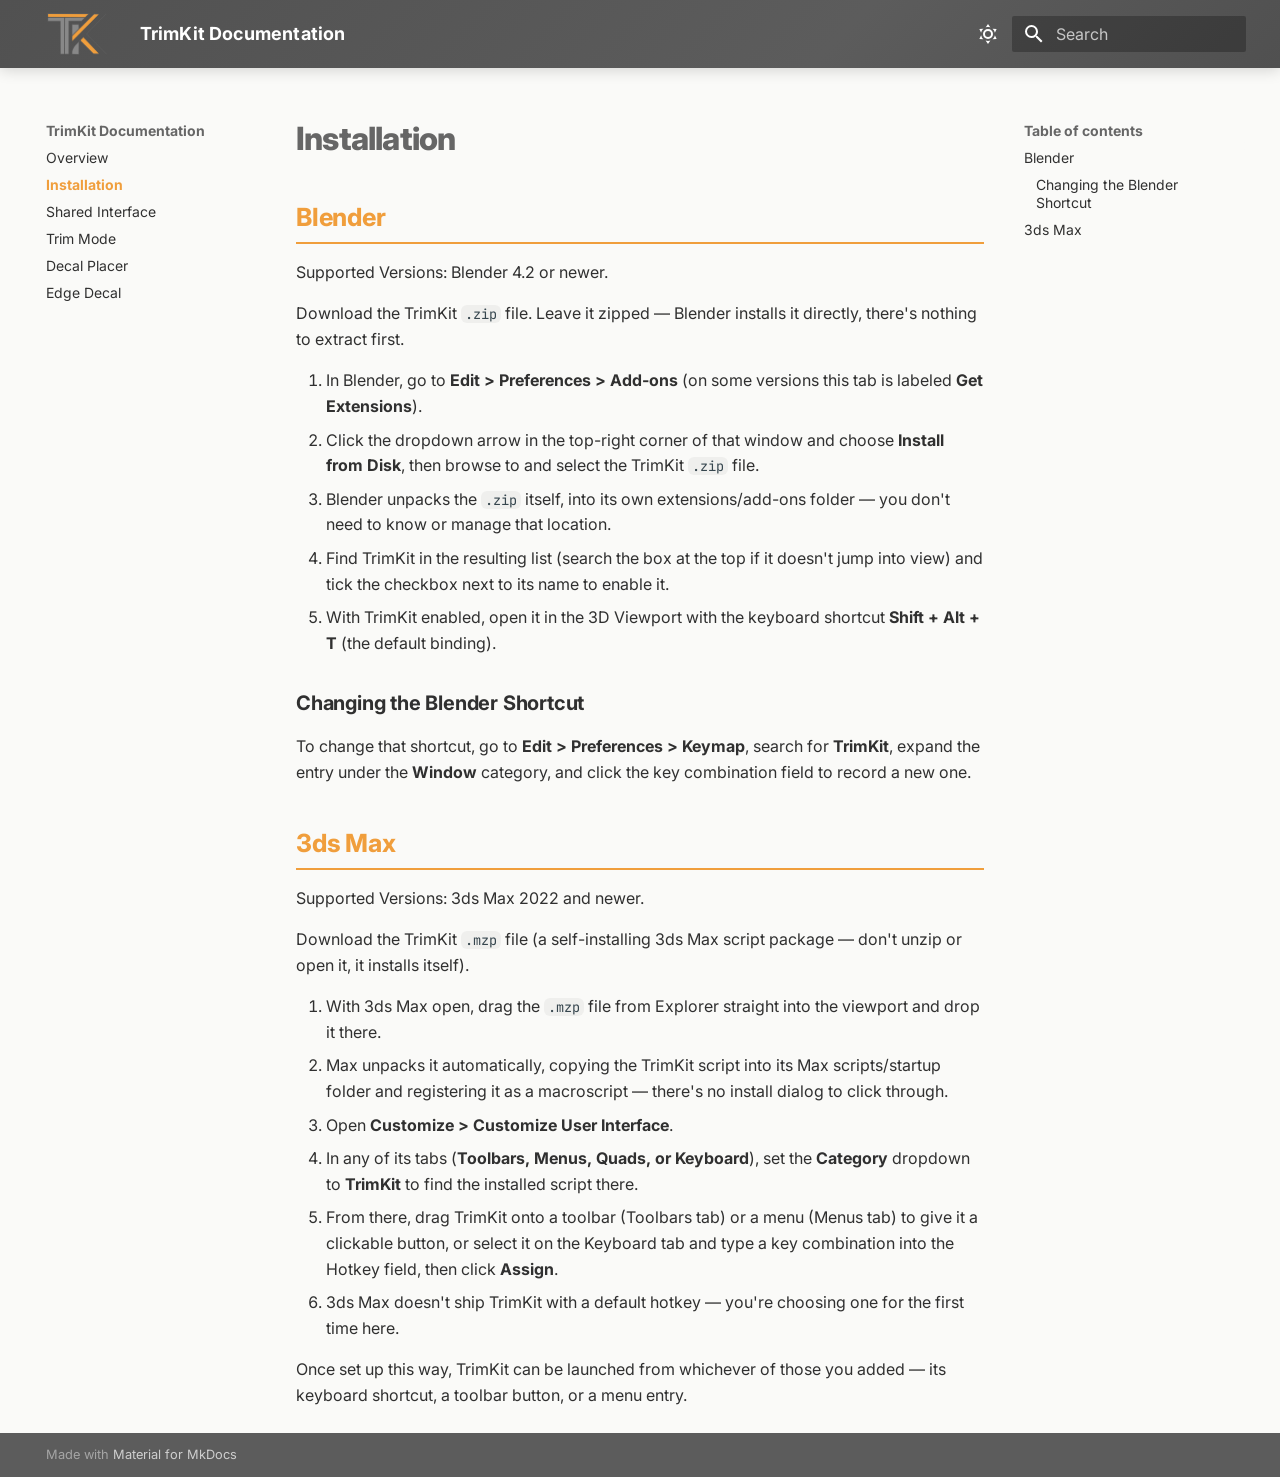
<file: installation/index.html>
<!doctype html>
<html lang="en" class="no-js">
  <head>
    
      <meta charset="utf-8">
      <meta name="viewport" content="width=device-width,initial-scale=1">
      
        <meta name="description" content="Trim sheet texturing, decal placement, and edge decals for 3ds Max and Blender.">
      
      
        <meta name="author" content="TrimKit">
      
      
      
        <link rel="prev" href="..">
      
      
        <link rel="next" href="../interface/">
      
      
        
      
      
      <link rel="icon" href="../assets/trimkit-favicon.png">
      <meta name="generator" content="mkdocs-1.6.1, mkdocs-material-9.7.7">
    
    
      
        <title>Installation - TrimKit Documentation</title>
      
    
    
      <link rel="stylesheet" href="../assets/stylesheets/main.ec1eaa64.min.css">
      
        
        <link rel="stylesheet" href="../assets/stylesheets/palette.ab4e12ef.min.css">
      
      


    
    
      
    
    
      
        
        
        <link rel="preconnect" href="https://fonts.gstatic.com" crossorigin>
        <link rel="stylesheet" href="https://fonts.googleapis.com/css?family=Inter:300,300i,400,400i,700,700i%7CJetBrains+Mono:400,400i,700,700i&display=fallback">
        <style>:root{--md-text-font:"Inter";--md-code-font:"JetBrains Mono"}</style>
      
    
    
      <link rel="stylesheet" href="../stylesheets/trimkit.css">
    
    <script>__md_scope=new URL("..",location),__md_hash=e=>[...e].reduce(((e,_)=>(e<<5)-e+_.charCodeAt(0)),0),__md_get=(e,_=localStorage,t=__md_scope)=>JSON.parse(_.getItem(t.pathname+"."+e)),__md_set=(e,_,t=localStorage,a=__md_scope)=>{try{t.setItem(a.pathname+"."+e,JSON.stringify(_))}catch(e){}}</script>
    
      

    
    
  </head>
  
  
    
    
      
    
    
    
    
    <body dir="ltr" data-md-color-scheme="default" data-md-color-primary="indigo" data-md-color-accent="indigo">
  
    
    <input class="md-toggle" data-md-toggle="drawer" type="checkbox" id="__drawer" autocomplete="off">
    <input class="md-toggle" data-md-toggle="search" type="checkbox" id="__search" autocomplete="off">
    <label class="md-overlay" for="__drawer"></label>
    <div data-md-component="skip">
      
        
        <a href="#installation" class="md-skip">
          Skip to content
        </a>
      
    </div>
    <div data-md-component="announce">
      
    </div>
    
    
      

  

<header class="md-header md-header--shadow" data-md-component="header">
  <nav class="md-header__inner md-grid" aria-label="Header">
    <a href=".." title="TrimKit Documentation" class="md-header__button md-logo" aria-label="TrimKit Documentation" data-md-component="logo">
      
  <img src="../assets/trimkit-logo.png" alt="logo">

    </a>
    <label class="md-header__button md-icon" for="__drawer">
      
      <svg xmlns="http://www.w3.org/2000/svg" viewBox="0 0 24 24"><path d="M3 6h18v2H3zm0 5h18v2H3zm0 5h18v2H3z"/></svg>
    </label>
    <div class="md-header__title" data-md-component="header-title">
      <div class="md-header__ellipsis">
        <div class="md-header__topic">
          <span class="md-ellipsis">
            TrimKit Documentation
          </span>
        </div>
        <div class="md-header__topic" data-md-component="header-topic">
          <span class="md-ellipsis">
            
              Installation
            
          </span>
        </div>
      </div>
    </div>
    
      
        <form class="md-header__option" data-md-component="palette">
  
    
    
    
    <input class="md-option" data-md-color-media="(prefers-color-scheme: light)" data-md-color-scheme="default" data-md-color-primary="indigo" data-md-color-accent="indigo"  aria-label="Switch to dark mode"  type="radio" name="__palette" id="__palette_0">
    
      <label class="md-header__button md-icon" title="Switch to dark mode" for="__palette_1" hidden>
        <svg xmlns="http://www.w3.org/2000/svg" viewBox="0 0 24 24"><path d="M12 7a5 5 0 0 1 5 5 5 5 0 0 1-5 5 5 5 0 0 1-5-5 5 5 0 0 1 5-5m0 2a3 3 0 0 0-3 3 3 3 0 0 0 3 3 3 3 0 0 0 3-3 3 3 0 0 0-3-3m0-7 2.39 3.42C13.65 5.15 12.84 5 12 5s-1.65.15-2.39.42zM3.34 7l4.16-.35A7.2 7.2 0 0 0 5.94 8.5c-.44.74-.69 1.5-.83 2.29zm.02 10 1.76-3.77a7.131 7.131 0 0 0 2.38 4.14zM20.65 7l-1.77 3.79a7.02 7.02 0 0 0-2.38-4.15zm-.01 10-4.14.36c.59-.51 1.12-1.14 1.54-1.86.42-.73.69-1.5.83-2.29zM12 22l-2.41-3.44c.74.27 1.55.44 2.41.44.82 0 1.63-.17 2.37-.44z"/></svg>
      </label>
    
  
    
    
    
    <input class="md-option" data-md-color-media="(prefers-color-scheme: dark)" data-md-color-scheme="slate" data-md-color-primary="indigo" data-md-color-accent="indigo"  aria-label="Switch to light mode"  type="radio" name="__palette" id="__palette_1">
    
      <label class="md-header__button md-icon" title="Switch to light mode" for="__palette_0" hidden>
        <svg xmlns="http://www.w3.org/2000/svg" viewBox="0 0 24 24"><path d="m17.75 4.09-2.53 1.94.91 3.06-2.63-1.81-2.63 1.81.91-3.06-2.53-1.94L12.44 4l1.06-3 1.06 3zm3.5 6.91-1.64 1.25.59 1.98-1.7-1.17-1.7 1.17.59-1.98L15.75 11l2.06-.05L18.5 9l.69 1.95zm-2.28 4.95c.83-.08 1.72 1.1 1.19 1.85-.32.45-.66.87-1.08 1.27C15.17 23 8.84 23 4.94 19.07c-3.91-3.9-3.91-10.24 0-14.14.4-.4.82-.76 1.27-1.08.75-.53 1.93.36 1.85 1.19-.27 2.86.69 5.83 2.89 8.02a9.96 9.96 0 0 0 8.02 2.89m-1.64 2.02a12.08 12.08 0 0 1-7.8-3.47c-2.17-2.19-3.33-5-3.49-7.82-2.81 3.14-2.7 7.96.31 10.98 3.02 3.01 7.84 3.12 10.98.31"/></svg>
      </label>
    
  
</form>
      
    
    
      <script>var palette=__md_get("__palette");if(palette&&palette.color){if("(prefers-color-scheme)"===palette.color.media){var media=matchMedia("(prefers-color-scheme: light)"),input=document.querySelector(media.matches?"[data-md-color-media='(prefers-color-scheme: light)']":"[data-md-color-media='(prefers-color-scheme: dark)']");palette.color.media=input.getAttribute("data-md-color-media"),palette.color.scheme=input.getAttribute("data-md-color-scheme"),palette.color.primary=input.getAttribute("data-md-color-primary"),palette.color.accent=input.getAttribute("data-md-color-accent")}for(var[key,value]of Object.entries(palette.color))document.body.setAttribute("data-md-color-"+key,value)}</script>
    
    
    
      
      
        <label class="md-header__button md-icon" for="__search">
          
          <svg xmlns="http://www.w3.org/2000/svg" viewBox="0 0 24 24"><path d="M9.5 3A6.5 6.5 0 0 1 16 9.5c0 1.61-.59 3.09-1.56 4.23l.27.27h.79l5 5-1.5 1.5-5-5v-.79l-.27-.27A6.52 6.52 0 0 1 9.5 16 6.5 6.5 0 0 1 3 9.5 6.5 6.5 0 0 1 9.5 3m0 2C7 5 5 7 5 9.5S7 14 9.5 14 14 12 14 9.5 12 5 9.5 5"/></svg>
        </label>
        <div class="md-search" data-md-component="search" role="dialog">
  <label class="md-search__overlay" for="__search"></label>
  <div class="md-search__inner" role="search">
    <form class="md-search__form" name="search">
      <input type="text" class="md-search__input" name="query" aria-label="Search" placeholder="Search" autocapitalize="off" autocorrect="off" autocomplete="off" spellcheck="false" data-md-component="search-query" required>
      <label class="md-search__icon md-icon" for="__search">
        
        <svg xmlns="http://www.w3.org/2000/svg" viewBox="0 0 24 24"><path d="M9.5 3A6.5 6.5 0 0 1 16 9.5c0 1.61-.59 3.09-1.56 4.23l.27.27h.79l5 5-1.5 1.5-5-5v-.79l-.27-.27A6.52 6.52 0 0 1 9.5 16 6.5 6.5 0 0 1 3 9.5 6.5 6.5 0 0 1 9.5 3m0 2C7 5 5 7 5 9.5S7 14 9.5 14 14 12 14 9.5 12 5 9.5 5"/></svg>
        
        <svg xmlns="http://www.w3.org/2000/svg" viewBox="0 0 24 24"><path d="M20 11v2H8l5.5 5.5-1.42 1.42L4.16 12l7.92-7.92L13.5 5.5 8 11z"/></svg>
      </label>
      <nav class="md-search__options" aria-label="Search">
        
        <button type="reset" class="md-search__icon md-icon" title="Clear" aria-label="Clear" tabindex="-1">
          
          <svg xmlns="http://www.w3.org/2000/svg" viewBox="0 0 24 24"><path d="M19 6.41 17.59 5 12 10.59 6.41 5 5 6.41 10.59 12 5 17.59 6.41 19 12 13.41 17.59 19 19 17.59 13.41 12z"/></svg>
        </button>
      </nav>
      
        <div class="md-search__suggest" data-md-component="search-suggest"></div>
      
    </form>
    <div class="md-search__output">
      <div class="md-search__scrollwrap" tabindex="0" data-md-scrollfix>
        <div class="md-search-result" data-md-component="search-result">
          <div class="md-search-result__meta">
            Initializing search
          </div>
          <ol class="md-search-result__list" role="presentation"></ol>
        </div>
      </div>
    </div>
  </div>
</div>
      
    
    
  </nav>
  
</header>
    
    <div class="md-container" data-md-component="container">
      
      
        
          
        
      
      <main class="md-main" data-md-component="main">
        <div class="md-main__inner md-grid">
          
            
              
              <div class="md-sidebar md-sidebar--primary" data-md-component="sidebar" data-md-type="navigation" >
                <div class="md-sidebar__scrollwrap">
                  <div class="md-sidebar__inner">
                    



<nav class="md-nav md-nav--primary" aria-label="Navigation" data-md-level="0">
  <label class="md-nav__title" for="__drawer">
    <a href=".." title="TrimKit Documentation" class="md-nav__button md-logo" aria-label="TrimKit Documentation" data-md-component="logo">
      
  <img src="../assets/trimkit-logo.png" alt="logo">

    </a>
    TrimKit Documentation
  </label>
  
  <ul class="md-nav__list" data-md-scrollfix>
    
      
      
  
  
  
  
    <li class="md-nav__item">
      <a href=".." class="md-nav__link">
        
  
  
  <span class="md-ellipsis">
    
  
    Overview
  

    
  </span>
  
  

      </a>
    </li>
  

    
      
      
  
  
    
  
  
  
    <li class="md-nav__item md-nav__item--active">
      
      <input class="md-nav__toggle md-toggle" type="checkbox" id="__toc">
      
      
        
      
      
        <label class="md-nav__link md-nav__link--active" for="__toc">
          
  
  
  <span class="md-ellipsis">
    
  
    Installation
  

    
  </span>
  
  

          <span class="md-nav__icon md-icon"></span>
        </label>
      
      <a href="./" class="md-nav__link md-nav__link--active">
        
  
  
  <span class="md-ellipsis">
    
  
    Installation
  

    
  </span>
  
  

      </a>
      
        

<nav class="md-nav md-nav--secondary" aria-label="Table of contents">
  
  
  
    
  
  
    <label class="md-nav__title" for="__toc">
      <span class="md-nav__icon md-icon"></span>
      Table of contents
    </label>
    <ul class="md-nav__list" data-md-component="toc" data-md-scrollfix>
      
        <li class="md-nav__item">
  <a href="#blender" class="md-nav__link">
    <span class="md-ellipsis">
      
        Blender
      
    </span>
  </a>
  
    <nav class="md-nav" aria-label="Blender">
      <ul class="md-nav__list">
        
          <li class="md-nav__item">
  <a href="#changing-the-blender-shortcut" class="md-nav__link">
    <span class="md-ellipsis">
      
        Changing the Blender Shortcut
      
    </span>
  </a>
  
</li>
        
      </ul>
    </nav>
  
</li>
      
        <li class="md-nav__item">
  <a href="#3ds-max" class="md-nav__link">
    <span class="md-ellipsis">
      
        3ds Max
      
    </span>
  </a>
  
</li>
      
    </ul>
  
</nav>
      
    </li>
  

    
      
      
  
  
  
  
    <li class="md-nav__item">
      <a href="../interface/" class="md-nav__link">
        
  
  
  <span class="md-ellipsis">
    
  
    Shared Interface
  

    
  </span>
  
  

      </a>
    </li>
  

    
      
      
  
  
  
  
    <li class="md-nav__item">
      <a href="../trim-mode/" class="md-nav__link">
        
  
  
  <span class="md-ellipsis">
    
  
    Trim Mode
  

    
  </span>
  
  

      </a>
    </li>
  

    
      
      
  
  
  
  
    <li class="md-nav__item">
      <a href="../decal-placer/" class="md-nav__link">
        
  
  
  <span class="md-ellipsis">
    
  
    Decal Placer
  

    
  </span>
  
  

      </a>
    </li>
  

    
      
      
  
  
  
  
    <li class="md-nav__item">
      <a href="../edge-decal/" class="md-nav__link">
        
  
  
  <span class="md-ellipsis">
    
  
    Edge Decal
  

    
  </span>
  
  

      </a>
    </li>
  

    
  </ul>
</nav>
                  </div>
                </div>
              </div>
            
            
              
              <div class="md-sidebar md-sidebar--secondary" data-md-component="sidebar" data-md-type="toc" >
                <div class="md-sidebar__scrollwrap">
                  <div class="md-sidebar__inner">
                    

<nav class="md-nav md-nav--secondary" aria-label="Table of contents">
  
  
  
    
  
  
    <label class="md-nav__title" for="__toc">
      <span class="md-nav__icon md-icon"></span>
      Table of contents
    </label>
    <ul class="md-nav__list" data-md-component="toc" data-md-scrollfix>
      
        <li class="md-nav__item">
  <a href="#blender" class="md-nav__link">
    <span class="md-ellipsis">
      
        Blender
      
    </span>
  </a>
  
    <nav class="md-nav" aria-label="Blender">
      <ul class="md-nav__list">
        
          <li class="md-nav__item">
  <a href="#changing-the-blender-shortcut" class="md-nav__link">
    <span class="md-ellipsis">
      
        Changing the Blender Shortcut
      
    </span>
  </a>
  
</li>
        
      </ul>
    </nav>
  
</li>
      
        <li class="md-nav__item">
  <a href="#3ds-max" class="md-nav__link">
    <span class="md-ellipsis">
      
        3ds Max
      
    </span>
  </a>
  
</li>
      
    </ul>
  
</nav>
                  </div>
                </div>
              </div>
            
          
          
            <div class="md-content" data-md-component="content">
              
              <article class="md-content__inner md-typeset">
                
                  



<h1 id="installation">Installation</h1>
<h2 id="blender">Blender</h2>
<p>Supported Versions: Blender 4.2 or newer.</p>
<p>Download the TrimKit <code>.zip</code> file. Leave it zipped — Blender installs it directly, there's nothing to extract first.</p>
<ol>
<li>In Blender, go to <strong>Edit &gt; Preferences &gt; Add-ons</strong> (on some versions this tab is labeled <strong>Get Extensions</strong>).</li>
<li>Click the dropdown arrow in the top-right corner of that window and choose <strong>Install from Disk</strong>, then browse to and select the TrimKit <code>.zip</code> file.</li>
<li>Blender unpacks the <code>.zip</code> itself, into its own extensions/add-ons folder — you don't need to know or manage that location.</li>
<li>Find TrimKit in the resulting list (search the box at the top if it doesn't jump into view) and tick the checkbox next to its name to enable it.</li>
<li>With TrimKit enabled, open it in the 3D Viewport with the keyboard shortcut <strong>Shift + Alt + T</strong> (the default binding).</li>
</ol>
<h3 id="changing-the-blender-shortcut">Changing the Blender Shortcut</h3>
<p>To change that shortcut, go to <strong>Edit &gt; Preferences &gt; Keymap</strong>, search for <strong>TrimKit</strong>, expand the entry under the <strong>Window</strong> category, and click the key combination field to record a new one.</p>
<h2 id="3ds-max">3ds Max</h2>
<p>Supported Versions: 3ds Max 2022 and newer.</p>
<p>Download the TrimKit <code>.mzp</code> file (a self-installing 3ds Max script package — don't unzip or open it, it installs itself).</p>
<ol>
<li>With 3ds Max open, drag the <code>.mzp</code> file from Explorer straight into the viewport and drop it there.</li>
<li>Max unpacks it automatically, copying the TrimKit script into its Max scripts/startup folder and registering it as a macroscript — there's no install dialog to click through.</li>
<li>Open <strong>Customize &gt; Customize User Interface</strong>.</li>
<li>In any of its tabs (<strong>Toolbars, Menus, Quads, or Keyboard</strong>), set the <strong>Category</strong> dropdown to <strong>TrimKit</strong> to find the installed script there.</li>
<li>From there, drag TrimKit onto a toolbar (Toolbars tab) or a menu (Menus tab) to give it a clickable button, or select it on the Keyboard tab and type a key combination into the Hotkey field, then click <strong>Assign</strong>.</li>
<li>3ds Max doesn't ship TrimKit with a default hotkey — you're choosing one for the first time here.</li>
</ol>
<p>Once set up this way, TrimKit can be launched from whichever of those you added — its keyboard shortcut, a toolbar button, or a menu entry.</p>












                
              </article>
            </div>
          
          
<script>var target=document.getElementById(location.hash.slice(1));target&&target.name&&(target.checked=target.name.startsWith("__tabbed_"))</script>
        </div>
        
          <button type="button" class="md-top md-icon" data-md-component="top" hidden>
  
  <svg xmlns="http://www.w3.org/2000/svg" viewBox="0 0 24 24"><path d="M13 20h-2V8l-5.5 5.5-1.42-1.42L12 4.16l7.92 7.92-1.42 1.42L13 8z"/></svg>
  Back to top
</button>
        
      </main>
      
        <footer class="md-footer">
  
  <div class="md-footer-meta md-typeset">
    <div class="md-footer-meta__inner md-grid">
      <div class="md-copyright">
  
  
    Made with
    <a href="https://squidfunk.github.io/mkdocs-material/" target="_blank" rel="noopener">
      Material for MkDocs
    </a>
  
</div>
      
    </div>
  </div>
</footer>
      
    </div>
    <div class="md-dialog" data-md-component="dialog">
      <div class="md-dialog__inner md-typeset"></div>
    </div>
    
    
    
      
      
      <script id="__config" type="application/json">{"annotate": null, "base": "..", "features": ["navigation.sections", "navigation.top", "navigation.indexes", "search.suggest", "search.highlight", "content.code.copy", "content.action.edit"], "search": "../assets/javascripts/workers/search.2c215733.min.js", "tags": null, "translations": {"clipboard.copied": "Copied to clipboard", "clipboard.copy": "Copy to clipboard", "search.result.more.one": "1 more on this page", "search.result.more.other": "# more on this page", "search.result.none": "No matching documents", "search.result.one": "1 matching document", "search.result.other": "# matching documents", "search.result.placeholder": "Type to start searching", "search.result.term.missing": "Missing", "select.version": "Select version"}, "version": null}</script>
    
    
      <script src="../assets/javascripts/bundle.d7400e89.min.js"></script>
      
    
  </body>
</html>
</file>
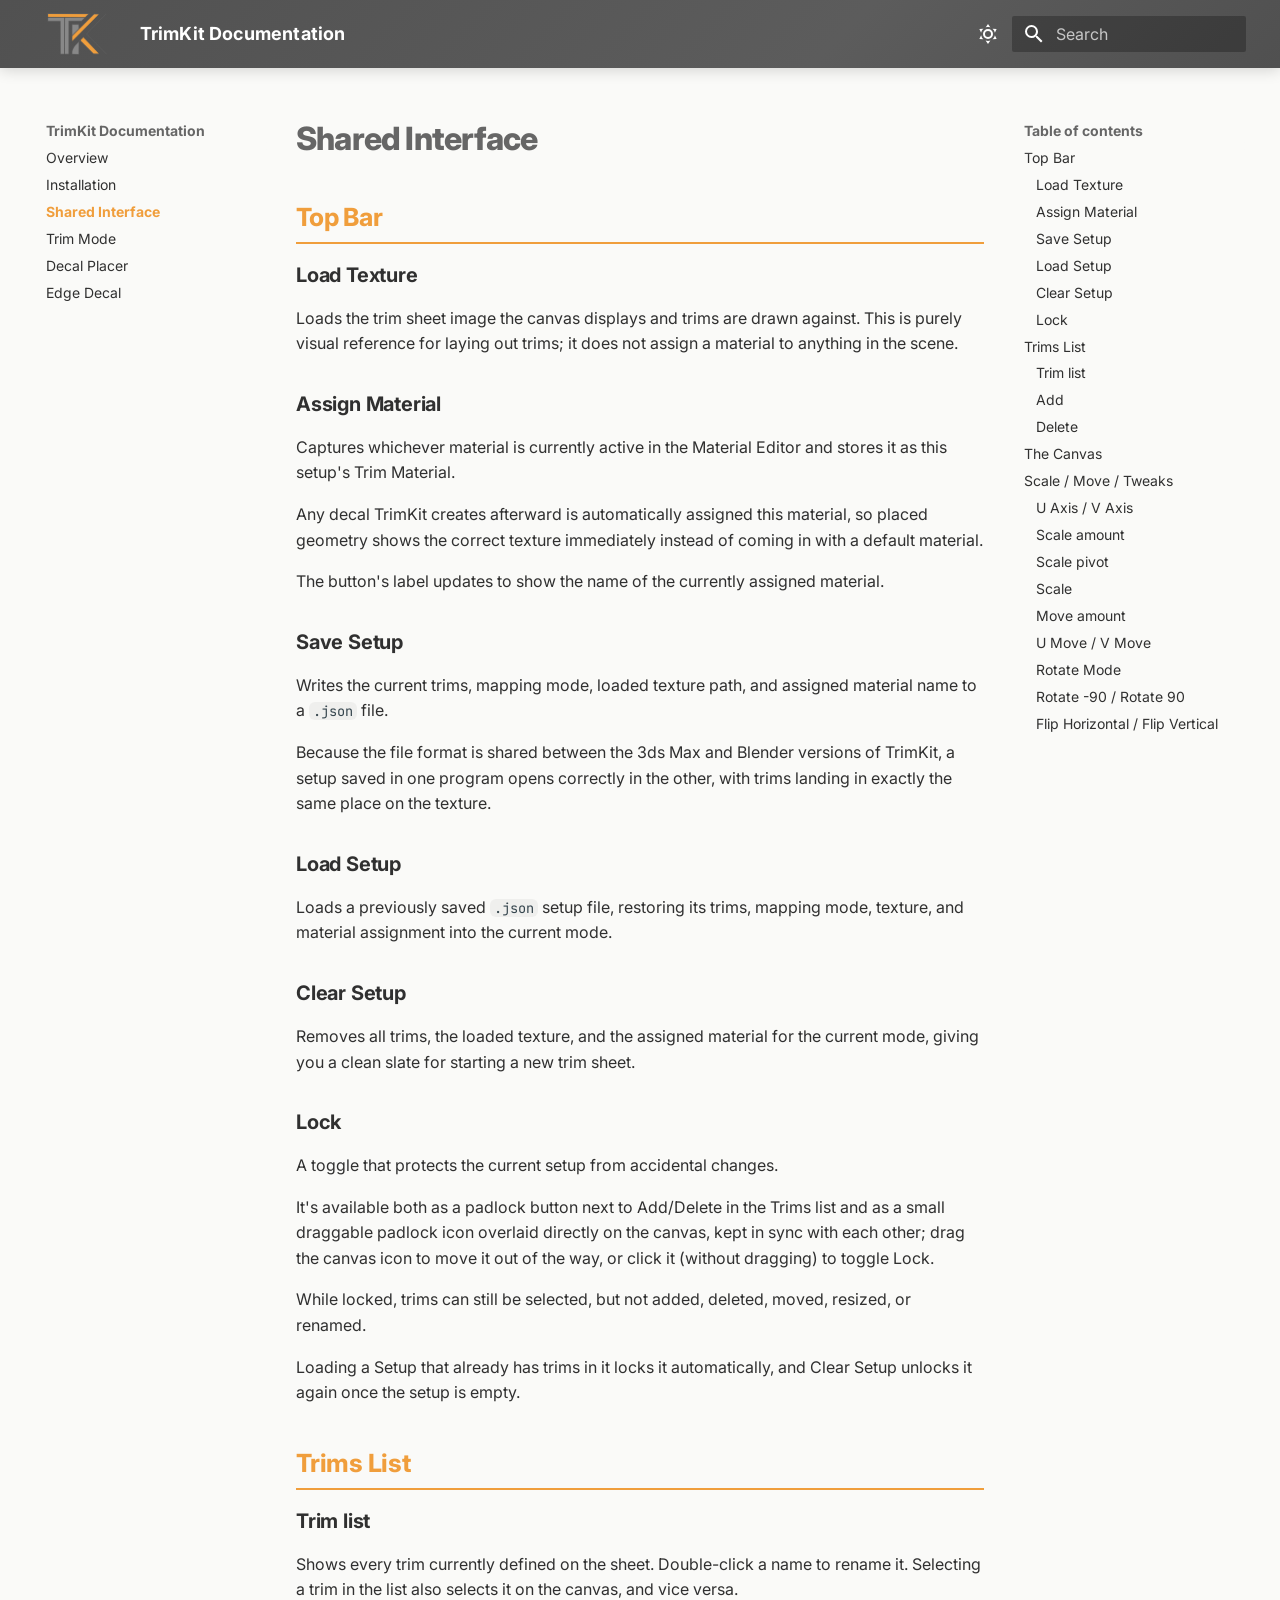
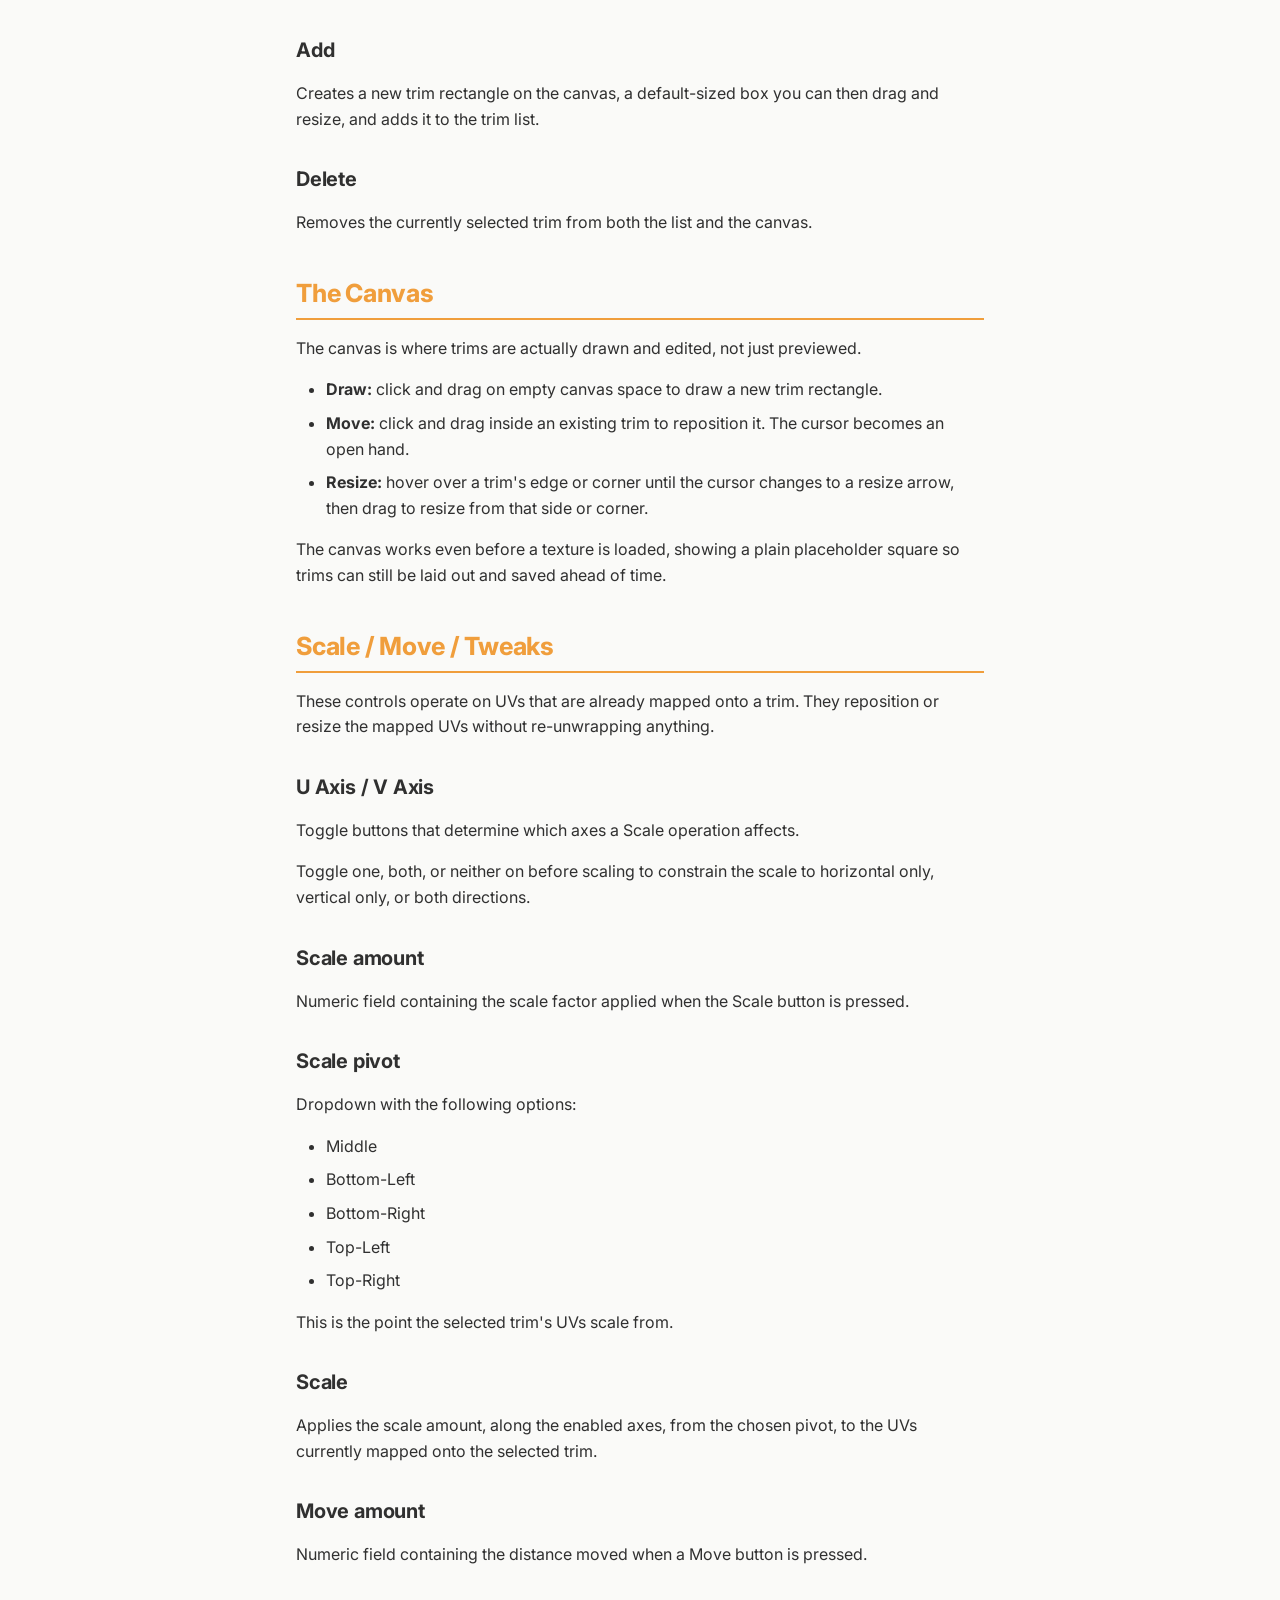
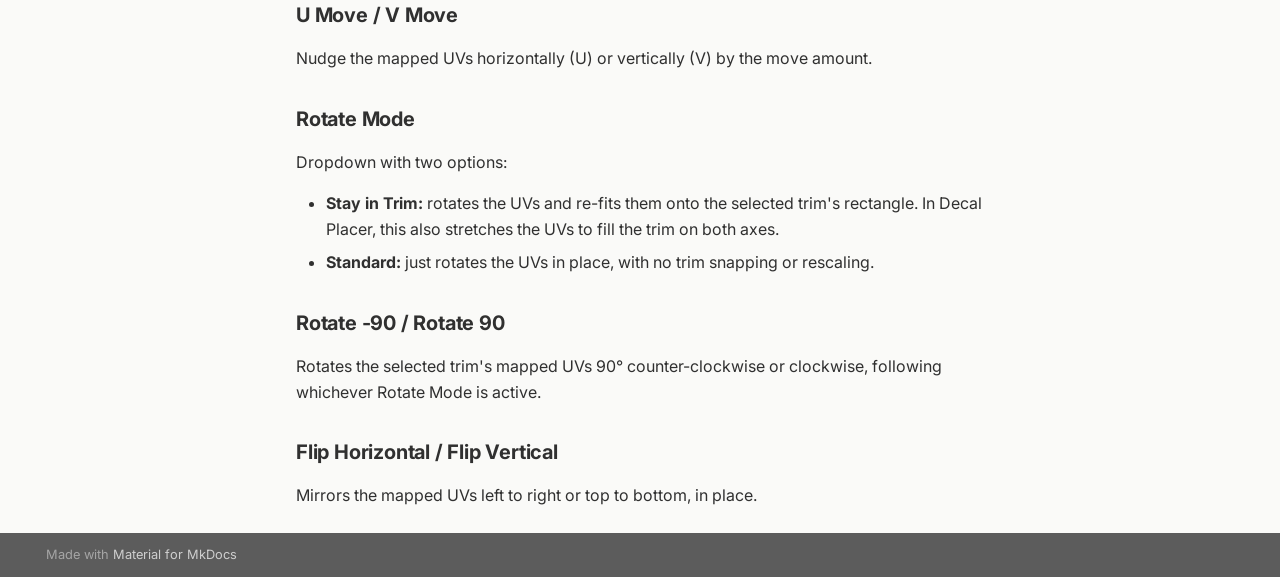
<file: interface/index.html>
<!doctype html>
<html lang="en" class="no-js">
  <head>
    
      <meta charset="utf-8">
      <meta name="viewport" content="width=device-width,initial-scale=1">
      
        <meta name="description" content="Trim sheet texturing, decal placement, and edge decals for 3ds Max and Blender.">
      
      
        <meta name="author" content="TrimKit">
      
      
      
        <link rel="prev" href="../installation/">
      
      
        <link rel="next" href="../trim-mode/">
      
      
        
      
      
      <link rel="icon" href="../assets/trimkit-favicon.png">
      <meta name="generator" content="mkdocs-1.6.1, mkdocs-material-9.7.7">
    
    
      
        <title>Shared Interface - TrimKit Documentation</title>
      
    
    
      <link rel="stylesheet" href="../assets/stylesheets/main.ec1eaa64.min.css">
      
        
        <link rel="stylesheet" href="../assets/stylesheets/palette.ab4e12ef.min.css">
      
      


    
    
      
    
    
      
        
        
        <link rel="preconnect" href="https://fonts.gstatic.com" crossorigin>
        <link rel="stylesheet" href="https://fonts.googleapis.com/css?family=Inter:300,300i,400,400i,700,700i%7CJetBrains+Mono:400,400i,700,700i&display=fallback">
        <style>:root{--md-text-font:"Inter";--md-code-font:"JetBrains Mono"}</style>
      
    
    
      <link rel="stylesheet" href="../stylesheets/trimkit.css">
    
    <script>__md_scope=new URL("..",location),__md_hash=e=>[...e].reduce(((e,_)=>(e<<5)-e+_.charCodeAt(0)),0),__md_get=(e,_=localStorage,t=__md_scope)=>JSON.parse(_.getItem(t.pathname+"."+e)),__md_set=(e,_,t=localStorage,a=__md_scope)=>{try{t.setItem(a.pathname+"."+e,JSON.stringify(_))}catch(e){}}</script>
    
      

    
    
  </head>
  
  
    
    
      
    
    
    
    
    <body dir="ltr" data-md-color-scheme="default" data-md-color-primary="indigo" data-md-color-accent="indigo">
  
    
    <input class="md-toggle" data-md-toggle="drawer" type="checkbox" id="__drawer" autocomplete="off">
    <input class="md-toggle" data-md-toggle="search" type="checkbox" id="__search" autocomplete="off">
    <label class="md-overlay" for="__drawer"></label>
    <div data-md-component="skip">
      
        
        <a href="#shared-interface" class="md-skip">
          Skip to content
        </a>
      
    </div>
    <div data-md-component="announce">
      
    </div>
    
    
      

  

<header class="md-header md-header--shadow" data-md-component="header">
  <nav class="md-header__inner md-grid" aria-label="Header">
    <a href=".." title="TrimKit Documentation" class="md-header__button md-logo" aria-label="TrimKit Documentation" data-md-component="logo">
      
  <img src="../assets/trimkit-logo.png" alt="logo">

    </a>
    <label class="md-header__button md-icon" for="__drawer">
      
      <svg xmlns="http://www.w3.org/2000/svg" viewBox="0 0 24 24"><path d="M3 6h18v2H3zm0 5h18v2H3zm0 5h18v2H3z"/></svg>
    </label>
    <div class="md-header__title" data-md-component="header-title">
      <div class="md-header__ellipsis">
        <div class="md-header__topic">
          <span class="md-ellipsis">
            TrimKit Documentation
          </span>
        </div>
        <div class="md-header__topic" data-md-component="header-topic">
          <span class="md-ellipsis">
            
              Shared Interface
            
          </span>
        </div>
      </div>
    </div>
    
      
        <form class="md-header__option" data-md-component="palette">
  
    
    
    
    <input class="md-option" data-md-color-media="(prefers-color-scheme: light)" data-md-color-scheme="default" data-md-color-primary="indigo" data-md-color-accent="indigo"  aria-label="Switch to dark mode"  type="radio" name="__palette" id="__palette_0">
    
      <label class="md-header__button md-icon" title="Switch to dark mode" for="__palette_1" hidden>
        <svg xmlns="http://www.w3.org/2000/svg" viewBox="0 0 24 24"><path d="M12 7a5 5 0 0 1 5 5 5 5 0 0 1-5 5 5 5 0 0 1-5-5 5 5 0 0 1 5-5m0 2a3 3 0 0 0-3 3 3 3 0 0 0 3 3 3 3 0 0 0 3-3 3 3 0 0 0-3-3m0-7 2.39 3.42C13.65 5.15 12.84 5 12 5s-1.65.15-2.39.42zM3.34 7l4.16-.35A7.2 7.2 0 0 0 5.94 8.5c-.44.74-.69 1.5-.83 2.29zm.02 10 1.76-3.77a7.131 7.131 0 0 0 2.38 4.14zM20.65 7l-1.77 3.79a7.02 7.02 0 0 0-2.38-4.15zm-.01 10-4.14.36c.59-.51 1.12-1.14 1.54-1.86.42-.73.69-1.5.83-2.29zM12 22l-2.41-3.44c.74.27 1.55.44 2.41.44.82 0 1.63-.17 2.37-.44z"/></svg>
      </label>
    
  
    
    
    
    <input class="md-option" data-md-color-media="(prefers-color-scheme: dark)" data-md-color-scheme="slate" data-md-color-primary="indigo" data-md-color-accent="indigo"  aria-label="Switch to light mode"  type="radio" name="__palette" id="__palette_1">
    
      <label class="md-header__button md-icon" title="Switch to light mode" for="__palette_0" hidden>
        <svg xmlns="http://www.w3.org/2000/svg" viewBox="0 0 24 24"><path d="m17.75 4.09-2.53 1.94.91 3.06-2.63-1.81-2.63 1.81.91-3.06-2.53-1.94L12.44 4l1.06-3 1.06 3zm3.5 6.91-1.64 1.25.59 1.98-1.7-1.17-1.7 1.17.59-1.98L15.75 11l2.06-.05L18.5 9l.69 1.95zm-2.28 4.95c.83-.08 1.72 1.1 1.19 1.85-.32.45-.66.87-1.08 1.27C15.17 23 8.84 23 4.94 19.07c-3.91-3.9-3.91-10.24 0-14.14.4-.4.82-.76 1.27-1.08.75-.53 1.93.36 1.85 1.19-.27 2.86.69 5.83 2.89 8.02a9.96 9.96 0 0 0 8.02 2.89m-1.64 2.02a12.08 12.08 0 0 1-7.8-3.47c-2.17-2.19-3.33-5-3.49-7.82-2.81 3.14-2.7 7.96.31 10.98 3.02 3.01 7.84 3.12 10.98.31"/></svg>
      </label>
    
  
</form>
      
    
    
      <script>var palette=__md_get("__palette");if(palette&&palette.color){if("(prefers-color-scheme)"===palette.color.media){var media=matchMedia("(prefers-color-scheme: light)"),input=document.querySelector(media.matches?"[data-md-color-media='(prefers-color-scheme: light)']":"[data-md-color-media='(prefers-color-scheme: dark)']");palette.color.media=input.getAttribute("data-md-color-media"),palette.color.scheme=input.getAttribute("data-md-color-scheme"),palette.color.primary=input.getAttribute("data-md-color-primary"),palette.color.accent=input.getAttribute("data-md-color-accent")}for(var[key,value]of Object.entries(palette.color))document.body.setAttribute("data-md-color-"+key,value)}</script>
    
    
    
      
      
        <label class="md-header__button md-icon" for="__search">
          
          <svg xmlns="http://www.w3.org/2000/svg" viewBox="0 0 24 24"><path d="M9.5 3A6.5 6.5 0 0 1 16 9.5c0 1.61-.59 3.09-1.56 4.23l.27.27h.79l5 5-1.5 1.5-5-5v-.79l-.27-.27A6.52 6.52 0 0 1 9.5 16 6.5 6.5 0 0 1 3 9.5 6.5 6.5 0 0 1 9.5 3m0 2C7 5 5 7 5 9.5S7 14 9.5 14 14 12 14 9.5 12 5 9.5 5"/></svg>
        </label>
        <div class="md-search" data-md-component="search" role="dialog">
  <label class="md-search__overlay" for="__search"></label>
  <div class="md-search__inner" role="search">
    <form class="md-search__form" name="search">
      <input type="text" class="md-search__input" name="query" aria-label="Search" placeholder="Search" autocapitalize="off" autocorrect="off" autocomplete="off" spellcheck="false" data-md-component="search-query" required>
      <label class="md-search__icon md-icon" for="__search">
        
        <svg xmlns="http://www.w3.org/2000/svg" viewBox="0 0 24 24"><path d="M9.5 3A6.5 6.5 0 0 1 16 9.5c0 1.61-.59 3.09-1.56 4.23l.27.27h.79l5 5-1.5 1.5-5-5v-.79l-.27-.27A6.52 6.52 0 0 1 9.5 16 6.5 6.5 0 0 1 3 9.5 6.5 6.5 0 0 1 9.5 3m0 2C7 5 5 7 5 9.5S7 14 9.5 14 14 12 14 9.5 12 5 9.5 5"/></svg>
        
        <svg xmlns="http://www.w3.org/2000/svg" viewBox="0 0 24 24"><path d="M20 11v2H8l5.5 5.5-1.42 1.42L4.16 12l7.92-7.92L13.5 5.5 8 11z"/></svg>
      </label>
      <nav class="md-search__options" aria-label="Search">
        
        <button type="reset" class="md-search__icon md-icon" title="Clear" aria-label="Clear" tabindex="-1">
          
          <svg xmlns="http://www.w3.org/2000/svg" viewBox="0 0 24 24"><path d="M19 6.41 17.59 5 12 10.59 6.41 5 5 6.41 10.59 12 5 17.59 6.41 19 12 13.41 17.59 19 19 17.59 13.41 12z"/></svg>
        </button>
      </nav>
      
        <div class="md-search__suggest" data-md-component="search-suggest"></div>
      
    </form>
    <div class="md-search__output">
      <div class="md-search__scrollwrap" tabindex="0" data-md-scrollfix>
        <div class="md-search-result" data-md-component="search-result">
          <div class="md-search-result__meta">
            Initializing search
          </div>
          <ol class="md-search-result__list" role="presentation"></ol>
        </div>
      </div>
    </div>
  </div>
</div>
      
    
    
  </nav>
  
</header>
    
    <div class="md-container" data-md-component="container">
      
      
        
          
        
      
      <main class="md-main" data-md-component="main">
        <div class="md-main__inner md-grid">
          
            
              
              <div class="md-sidebar md-sidebar--primary" data-md-component="sidebar" data-md-type="navigation" >
                <div class="md-sidebar__scrollwrap">
                  <div class="md-sidebar__inner">
                    



<nav class="md-nav md-nav--primary" aria-label="Navigation" data-md-level="0">
  <label class="md-nav__title" for="__drawer">
    <a href=".." title="TrimKit Documentation" class="md-nav__button md-logo" aria-label="TrimKit Documentation" data-md-component="logo">
      
  <img src="../assets/trimkit-logo.png" alt="logo">

    </a>
    TrimKit Documentation
  </label>
  
  <ul class="md-nav__list" data-md-scrollfix>
    
      
      
  
  
  
  
    <li class="md-nav__item">
      <a href=".." class="md-nav__link">
        
  
  
  <span class="md-ellipsis">
    
  
    Overview
  

    
  </span>
  
  

      </a>
    </li>
  

    
      
      
  
  
  
  
    <li class="md-nav__item">
      <a href="../installation/" class="md-nav__link">
        
  
  
  <span class="md-ellipsis">
    
  
    Installation
  

    
  </span>
  
  

      </a>
    </li>
  

    
      
      
  
  
    
  
  
  
    <li class="md-nav__item md-nav__item--active">
      
      <input class="md-nav__toggle md-toggle" type="checkbox" id="__toc">
      
      
        
      
      
        <label class="md-nav__link md-nav__link--active" for="__toc">
          
  
  
  <span class="md-ellipsis">
    
  
    Shared Interface
  

    
  </span>
  
  

          <span class="md-nav__icon md-icon"></span>
        </label>
      
      <a href="./" class="md-nav__link md-nav__link--active">
        
  
  
  <span class="md-ellipsis">
    
  
    Shared Interface
  

    
  </span>
  
  

      </a>
      
        

<nav class="md-nav md-nav--secondary" aria-label="Table of contents">
  
  
  
    
  
  
    <label class="md-nav__title" for="__toc">
      <span class="md-nav__icon md-icon"></span>
      Table of contents
    </label>
    <ul class="md-nav__list" data-md-component="toc" data-md-scrollfix>
      
        <li class="md-nav__item">
  <a href="#top-bar" class="md-nav__link">
    <span class="md-ellipsis">
      
        Top Bar
      
    </span>
  </a>
  
    <nav class="md-nav" aria-label="Top Bar">
      <ul class="md-nav__list">
        
          <li class="md-nav__item">
  <a href="#load-texture" class="md-nav__link">
    <span class="md-ellipsis">
      
        Load Texture
      
    </span>
  </a>
  
</li>
        
          <li class="md-nav__item">
  <a href="#assign-material" class="md-nav__link">
    <span class="md-ellipsis">
      
        Assign Material
      
    </span>
  </a>
  
</li>
        
          <li class="md-nav__item">
  <a href="#save-setup" class="md-nav__link">
    <span class="md-ellipsis">
      
        Save Setup
      
    </span>
  </a>
  
</li>
        
          <li class="md-nav__item">
  <a href="#load-setup" class="md-nav__link">
    <span class="md-ellipsis">
      
        Load Setup
      
    </span>
  </a>
  
</li>
        
          <li class="md-nav__item">
  <a href="#clear-setup" class="md-nav__link">
    <span class="md-ellipsis">
      
        Clear Setup
      
    </span>
  </a>
  
</li>
        
          <li class="md-nav__item">
  <a href="#lock" class="md-nav__link">
    <span class="md-ellipsis">
      
        Lock
      
    </span>
  </a>
  
</li>
        
      </ul>
    </nav>
  
</li>
      
        <li class="md-nav__item">
  <a href="#trims-list" class="md-nav__link">
    <span class="md-ellipsis">
      
        Trims List
      
    </span>
  </a>
  
    <nav class="md-nav" aria-label="Trims List">
      <ul class="md-nav__list">
        
          <li class="md-nav__item">
  <a href="#trim-list" class="md-nav__link">
    <span class="md-ellipsis">
      
        Trim list
      
    </span>
  </a>
  
</li>
        
          <li class="md-nav__item">
  <a href="#add" class="md-nav__link">
    <span class="md-ellipsis">
      
        Add
      
    </span>
  </a>
  
</li>
        
          <li class="md-nav__item">
  <a href="#delete" class="md-nav__link">
    <span class="md-ellipsis">
      
        Delete
      
    </span>
  </a>
  
</li>
        
      </ul>
    </nav>
  
</li>
      
        <li class="md-nav__item">
  <a href="#the-canvas" class="md-nav__link">
    <span class="md-ellipsis">
      
        The Canvas
      
    </span>
  </a>
  
</li>
      
        <li class="md-nav__item">
  <a href="#scale-move-tweaks" class="md-nav__link">
    <span class="md-ellipsis">
      
        Scale / Move / Tweaks
      
    </span>
  </a>
  
    <nav class="md-nav" aria-label="Scale / Move / Tweaks">
      <ul class="md-nav__list">
        
          <li class="md-nav__item">
  <a href="#u-axis-v-axis" class="md-nav__link">
    <span class="md-ellipsis">
      
        U Axis / V Axis
      
    </span>
  </a>
  
</li>
        
          <li class="md-nav__item">
  <a href="#scale-amount" class="md-nav__link">
    <span class="md-ellipsis">
      
        Scale amount
      
    </span>
  </a>
  
</li>
        
          <li class="md-nav__item">
  <a href="#scale-pivot" class="md-nav__link">
    <span class="md-ellipsis">
      
        Scale pivot
      
    </span>
  </a>
  
</li>
        
          <li class="md-nav__item">
  <a href="#scale" class="md-nav__link">
    <span class="md-ellipsis">
      
        Scale
      
    </span>
  </a>
  
</li>
        
          <li class="md-nav__item">
  <a href="#move-amount" class="md-nav__link">
    <span class="md-ellipsis">
      
        Move amount
      
    </span>
  </a>
  
</li>
        
          <li class="md-nav__item">
  <a href="#u-move-v-move" class="md-nav__link">
    <span class="md-ellipsis">
      
        U Move / V Move
      
    </span>
  </a>
  
</li>
        
          <li class="md-nav__item">
  <a href="#rotate-mode" class="md-nav__link">
    <span class="md-ellipsis">
      
        Rotate Mode
      
    </span>
  </a>
  
</li>
        
          <li class="md-nav__item">
  <a href="#rotate-90-rotate-90" class="md-nav__link">
    <span class="md-ellipsis">
      
        Rotate -90 / Rotate 90
      
    </span>
  </a>
  
</li>
        
          <li class="md-nav__item">
  <a href="#flip-horizontal-flip-vertical" class="md-nav__link">
    <span class="md-ellipsis">
      
        Flip Horizontal / Flip Vertical
      
    </span>
  </a>
  
</li>
        
      </ul>
    </nav>
  
</li>
      
    </ul>
  
</nav>
      
    </li>
  

    
      
      
  
  
  
  
    <li class="md-nav__item">
      <a href="../trim-mode/" class="md-nav__link">
        
  
  
  <span class="md-ellipsis">
    
  
    Trim Mode
  

    
  </span>
  
  

      </a>
    </li>
  

    
      
      
  
  
  
  
    <li class="md-nav__item">
      <a href="../decal-placer/" class="md-nav__link">
        
  
  
  <span class="md-ellipsis">
    
  
    Decal Placer
  

    
  </span>
  
  

      </a>
    </li>
  

    
      
      
  
  
  
  
    <li class="md-nav__item">
      <a href="../edge-decal/" class="md-nav__link">
        
  
  
  <span class="md-ellipsis">
    
  
    Edge Decal
  

    
  </span>
  
  

      </a>
    </li>
  

    
  </ul>
</nav>
                  </div>
                </div>
              </div>
            
            
              
              <div class="md-sidebar md-sidebar--secondary" data-md-component="sidebar" data-md-type="toc" >
                <div class="md-sidebar__scrollwrap">
                  <div class="md-sidebar__inner">
                    

<nav class="md-nav md-nav--secondary" aria-label="Table of contents">
  
  
  
    
  
  
    <label class="md-nav__title" for="__toc">
      <span class="md-nav__icon md-icon"></span>
      Table of contents
    </label>
    <ul class="md-nav__list" data-md-component="toc" data-md-scrollfix>
      
        <li class="md-nav__item">
  <a href="#top-bar" class="md-nav__link">
    <span class="md-ellipsis">
      
        Top Bar
      
    </span>
  </a>
  
    <nav class="md-nav" aria-label="Top Bar">
      <ul class="md-nav__list">
        
          <li class="md-nav__item">
  <a href="#load-texture" class="md-nav__link">
    <span class="md-ellipsis">
      
        Load Texture
      
    </span>
  </a>
  
</li>
        
          <li class="md-nav__item">
  <a href="#assign-material" class="md-nav__link">
    <span class="md-ellipsis">
      
        Assign Material
      
    </span>
  </a>
  
</li>
        
          <li class="md-nav__item">
  <a href="#save-setup" class="md-nav__link">
    <span class="md-ellipsis">
      
        Save Setup
      
    </span>
  </a>
  
</li>
        
          <li class="md-nav__item">
  <a href="#load-setup" class="md-nav__link">
    <span class="md-ellipsis">
      
        Load Setup
      
    </span>
  </a>
  
</li>
        
          <li class="md-nav__item">
  <a href="#clear-setup" class="md-nav__link">
    <span class="md-ellipsis">
      
        Clear Setup
      
    </span>
  </a>
  
</li>
        
          <li class="md-nav__item">
  <a href="#lock" class="md-nav__link">
    <span class="md-ellipsis">
      
        Lock
      
    </span>
  </a>
  
</li>
        
      </ul>
    </nav>
  
</li>
      
        <li class="md-nav__item">
  <a href="#trims-list" class="md-nav__link">
    <span class="md-ellipsis">
      
        Trims List
      
    </span>
  </a>
  
    <nav class="md-nav" aria-label="Trims List">
      <ul class="md-nav__list">
        
          <li class="md-nav__item">
  <a href="#trim-list" class="md-nav__link">
    <span class="md-ellipsis">
      
        Trim list
      
    </span>
  </a>
  
</li>
        
          <li class="md-nav__item">
  <a href="#add" class="md-nav__link">
    <span class="md-ellipsis">
      
        Add
      
    </span>
  </a>
  
</li>
        
          <li class="md-nav__item">
  <a href="#delete" class="md-nav__link">
    <span class="md-ellipsis">
      
        Delete
      
    </span>
  </a>
  
</li>
        
      </ul>
    </nav>
  
</li>
      
        <li class="md-nav__item">
  <a href="#the-canvas" class="md-nav__link">
    <span class="md-ellipsis">
      
        The Canvas
      
    </span>
  </a>
  
</li>
      
        <li class="md-nav__item">
  <a href="#scale-move-tweaks" class="md-nav__link">
    <span class="md-ellipsis">
      
        Scale / Move / Tweaks
      
    </span>
  </a>
  
    <nav class="md-nav" aria-label="Scale / Move / Tweaks">
      <ul class="md-nav__list">
        
          <li class="md-nav__item">
  <a href="#u-axis-v-axis" class="md-nav__link">
    <span class="md-ellipsis">
      
        U Axis / V Axis
      
    </span>
  </a>
  
</li>
        
          <li class="md-nav__item">
  <a href="#scale-amount" class="md-nav__link">
    <span class="md-ellipsis">
      
        Scale amount
      
    </span>
  </a>
  
</li>
        
          <li class="md-nav__item">
  <a href="#scale-pivot" class="md-nav__link">
    <span class="md-ellipsis">
      
        Scale pivot
      
    </span>
  </a>
  
</li>
        
          <li class="md-nav__item">
  <a href="#scale" class="md-nav__link">
    <span class="md-ellipsis">
      
        Scale
      
    </span>
  </a>
  
</li>
        
          <li class="md-nav__item">
  <a href="#move-amount" class="md-nav__link">
    <span class="md-ellipsis">
      
        Move amount
      
    </span>
  </a>
  
</li>
        
          <li class="md-nav__item">
  <a href="#u-move-v-move" class="md-nav__link">
    <span class="md-ellipsis">
      
        U Move / V Move
      
    </span>
  </a>
  
</li>
        
          <li class="md-nav__item">
  <a href="#rotate-mode" class="md-nav__link">
    <span class="md-ellipsis">
      
        Rotate Mode
      
    </span>
  </a>
  
</li>
        
          <li class="md-nav__item">
  <a href="#rotate-90-rotate-90" class="md-nav__link">
    <span class="md-ellipsis">
      
        Rotate -90 / Rotate 90
      
    </span>
  </a>
  
</li>
        
          <li class="md-nav__item">
  <a href="#flip-horizontal-flip-vertical" class="md-nav__link">
    <span class="md-ellipsis">
      
        Flip Horizontal / Flip Vertical
      
    </span>
  </a>
  
</li>
        
      </ul>
    </nav>
  
</li>
      
    </ul>
  
</nav>
                  </div>
                </div>
              </div>
            
          
          
            <div class="md-content" data-md-component="content">
              
              <article class="md-content__inner md-typeset">
                
                  



<h1 id="shared-interface">Shared Interface</h1>
<h2 id="top-bar">Top Bar</h2>
<h3 id="load-texture">Load Texture</h3>
<p>Loads the trim sheet image the canvas displays and trims are drawn against. This is purely visual reference for laying out trims; it does not assign a material to anything in the scene.</p>
<h3 id="assign-material">Assign Material</h3>
<p>Captures whichever material is currently active in the Material Editor and stores it as this setup's Trim Material.</p>
<p>Any decal TrimKit creates afterward is automatically assigned this material, so placed geometry shows the correct texture immediately instead of coming in with a default material.</p>
<p>The button's label updates to show the name of the currently assigned material.</p>
<h3 id="save-setup">Save Setup</h3>
<p>Writes the current trims, mapping mode, loaded texture path, and assigned material name to a <code>.json</code> file.</p>
<p>Because the file format is shared between the 3ds Max and Blender versions of TrimKit, a setup saved in one program opens correctly in the other, with trims landing in exactly the same place on the texture.</p>
<h3 id="load-setup">Load Setup</h3>
<p>Loads a previously saved <code>.json</code> setup file, restoring its trims, mapping mode, texture, and material assignment into the current mode.</p>
<h3 id="clear-setup">Clear Setup</h3>
<p>Removes all trims, the loaded texture, and the assigned material for the current mode, giving you a clean slate for starting a new trim sheet.</p>
<h3 id="lock">Lock</h3>
<p>A toggle that protects the current setup from accidental changes.</p>
<p>It's available both as a padlock button next to Add/Delete in the Trims list and as a small draggable padlock icon overlaid directly on the canvas, kept in sync with each other; drag the canvas icon to move it out of the way, or click it (without dragging) to toggle Lock.</p>
<p>While locked, trims can still be selected, but not added, deleted, moved, resized, or renamed.</p>
<p>Loading a Setup that already has trims in it locks it automatically, and Clear Setup unlocks it again once the setup is empty.</p>
<h2 id="trims-list">Trims List</h2>
<h3 id="trim-list">Trim list</h3>
<p>Shows every trim currently defined on the sheet. Double-click a name to rename it. Selecting a trim in the list also selects it on the canvas, and vice versa.</p>
<h3 id="add">Add</h3>
<p>Creates a new trim rectangle on the canvas, a default-sized box you can then drag and resize, and adds it to the trim list.</p>
<h3 id="delete">Delete</h3>
<p>Removes the currently selected trim from both the list and the canvas.</p>
<h2 id="the-canvas">The Canvas</h2>
<p>The canvas is where trims are actually drawn and edited, not just previewed.</p>
<ul>
<li><strong>Draw:</strong> click and drag on empty canvas space to draw a new trim rectangle.</li>
<li><strong>Move:</strong> click and drag inside an existing trim to reposition it. The cursor becomes an open hand.</li>
<li><strong>Resize:</strong> hover over a trim's edge or corner until the cursor changes to a resize arrow, then drag to resize from that side or corner.</li>
</ul>
<p>The canvas works even before a texture is loaded, showing a plain placeholder square so trims can still be laid out and saved ahead of time.</p>
<h2 id="scale-move-tweaks">Scale / Move / Tweaks</h2>
<p>These controls operate on UVs that are already mapped onto a trim. They reposition or resize the mapped UVs without re-unwrapping anything.</p>
<h3 id="u-axis-v-axis">U Axis / V Axis</h3>
<p>Toggle buttons that determine which axes a Scale operation affects.</p>
<p>Toggle one, both, or neither on before scaling to constrain the scale to horizontal only, vertical only, or both directions.</p>
<h3 id="scale-amount">Scale amount</h3>
<p>Numeric field containing the scale factor applied when the Scale button is pressed.</p>
<h3 id="scale-pivot">Scale pivot</h3>
<p>Dropdown with the following options:</p>
<ul>
<li>Middle</li>
<li>Bottom-Left</li>
<li>Bottom-Right</li>
<li>Top-Left</li>
<li>Top-Right</li>
</ul>
<p>This is the point the selected trim's UVs scale from.</p>
<h3 id="scale">Scale</h3>
<p>Applies the scale amount, along the enabled axes, from the chosen pivot, to the UVs currently mapped onto the selected trim.</p>
<h3 id="move-amount">Move amount</h3>
<p>Numeric field containing the distance moved when a Move button is pressed.</p>
<h3 id="u-move-v-move">U Move / V Move</h3>
<p>Nudge the mapped UVs horizontally (U) or vertically (V) by the move amount.</p>
<h3 id="rotate-mode">Rotate Mode</h3>
<p>Dropdown with two options:</p>
<ul>
<li><strong>Stay in Trim:</strong> rotates the UVs and re-fits them onto the selected trim's rectangle. In Decal Placer, this also stretches the UVs to fill the trim on both axes.</li>
<li><strong>Standard:</strong> just rotates the UVs in place, with no trim snapping or rescaling.</li>
</ul>
<h3 id="rotate-90-rotate-90">Rotate -90 / Rotate 90</h3>
<p>Rotates the selected trim's mapped UVs 90° counter-clockwise or clockwise, following whichever Rotate Mode is active.</p>
<h3 id="flip-horizontal-flip-vertical">Flip Horizontal / Flip Vertical</h3>
<p>Mirrors the mapped UVs left to right or top to bottom, in place.</p>












                
              </article>
            </div>
          
          
<script>var target=document.getElementById(location.hash.slice(1));target&&target.name&&(target.checked=target.name.startsWith("__tabbed_"))</script>
        </div>
        
          <button type="button" class="md-top md-icon" data-md-component="top" hidden>
  
  <svg xmlns="http://www.w3.org/2000/svg" viewBox="0 0 24 24"><path d="M13 20h-2V8l-5.5 5.5-1.42-1.42L12 4.16l7.92 7.92-1.42 1.42L13 8z"/></svg>
  Back to top
</button>
        
      </main>
      
        <footer class="md-footer">
  
  <div class="md-footer-meta md-typeset">
    <div class="md-footer-meta__inner md-grid">
      <div class="md-copyright">
  
  
    Made with
    <a href="https://squidfunk.github.io/mkdocs-material/" target="_blank" rel="noopener">
      Material for MkDocs
    </a>
  
</div>
      
    </div>
  </div>
</footer>
      
    </div>
    <div class="md-dialog" data-md-component="dialog">
      <div class="md-dialog__inner md-typeset"></div>
    </div>
    
    
    
      
      
      <script id="__config" type="application/json">{"annotate": null, "base": "..", "features": ["navigation.sections", "navigation.top", "navigation.indexes", "search.suggest", "search.highlight", "content.code.copy", "content.action.edit"], "search": "../assets/javascripts/workers/search.2c215733.min.js", "tags": null, "translations": {"clipboard.copied": "Copied to clipboard", "clipboard.copy": "Copy to clipboard", "search.result.more.one": "1 more on this page", "search.result.more.other": "# more on this page", "search.result.none": "No matching documents", "search.result.one": "1 matching document", "search.result.other": "# matching documents", "search.result.placeholder": "Type to start searching", "search.result.term.missing": "Missing", "select.version": "Select version"}, "version": null}</script>
    
    
      <script src="../assets/javascripts/bundle.d7400e89.min.js"></script>
      
    
  </body>
</html>
</file>
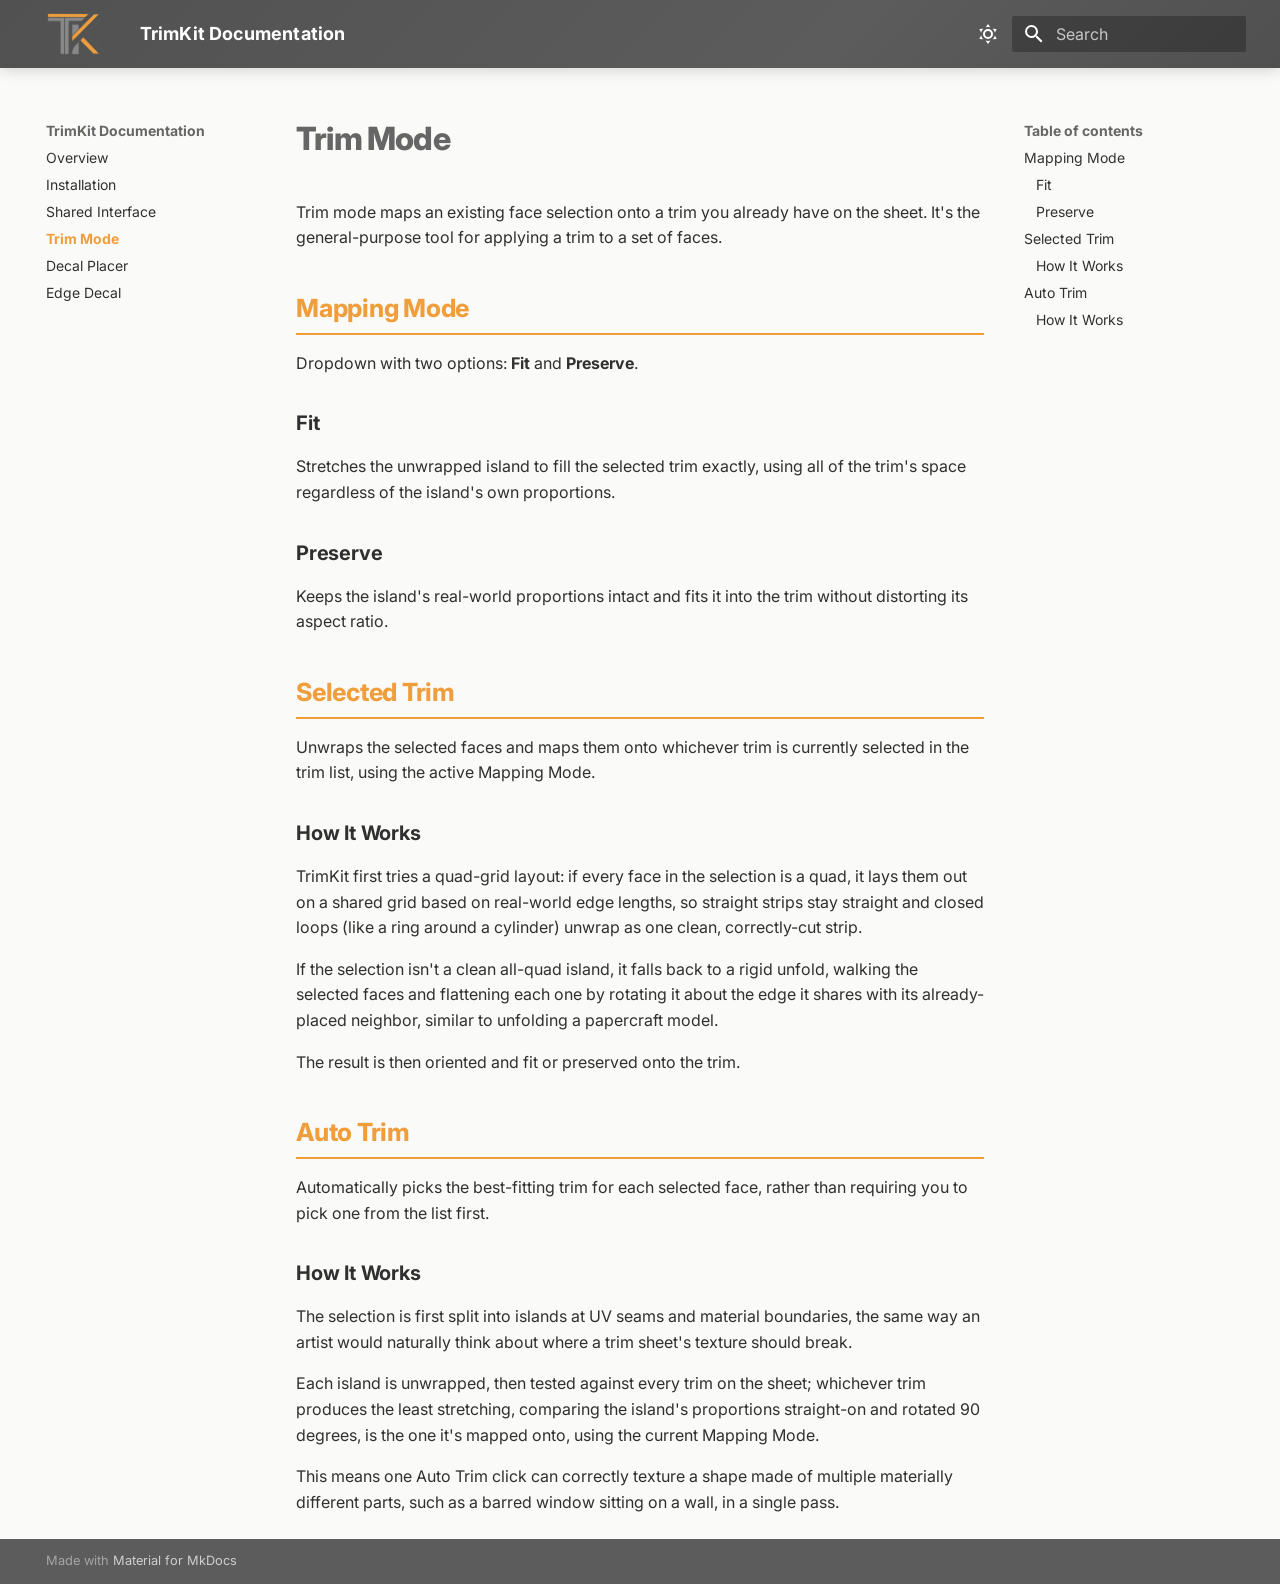
<file: trim-mode/index.html>
<!doctype html>
<html lang="en" class="no-js">
  <head>
    
      <meta charset="utf-8">
      <meta name="viewport" content="width=device-width,initial-scale=1">
      
        <meta name="description" content="Trim sheet texturing, decal placement, and edge decals for 3ds Max and Blender.">
      
      
        <meta name="author" content="TrimKit">
      
      
      
        <link rel="prev" href="../interface/">
      
      
        <link rel="next" href="../decal-placer/">
      
      
        
      
      
      <link rel="icon" href="../assets/trimkit-favicon.png">
      <meta name="generator" content="mkdocs-1.6.1, mkdocs-material-9.7.7">
    
    
      
        <title>Trim Mode - TrimKit Documentation</title>
      
    
    
      <link rel="stylesheet" href="../assets/stylesheets/main.ec1eaa64.min.css">
      
        
        <link rel="stylesheet" href="../assets/stylesheets/palette.ab4e12ef.min.css">
      
      


    
    
      
    
    
      
        
        
        <link rel="preconnect" href="https://fonts.gstatic.com" crossorigin>
        <link rel="stylesheet" href="https://fonts.googleapis.com/css?family=Inter:300,300i,400,400i,700,700i%7CJetBrains+Mono:400,400i,700,700i&display=fallback">
        <style>:root{--md-text-font:"Inter";--md-code-font:"JetBrains Mono"}</style>
      
    
    
      <link rel="stylesheet" href="../stylesheets/trimkit.css">
    
    <script>__md_scope=new URL("..",location),__md_hash=e=>[...e].reduce(((e,_)=>(e<<5)-e+_.charCodeAt(0)),0),__md_get=(e,_=localStorage,t=__md_scope)=>JSON.parse(_.getItem(t.pathname+"."+e)),__md_set=(e,_,t=localStorage,a=__md_scope)=>{try{t.setItem(a.pathname+"."+e,JSON.stringify(_))}catch(e){}}</script>
    
      

    
    
  </head>
  
  
    
    
      
    
    
    
    
    <body dir="ltr" data-md-color-scheme="default" data-md-color-primary="indigo" data-md-color-accent="indigo">
  
    
    <input class="md-toggle" data-md-toggle="drawer" type="checkbox" id="__drawer" autocomplete="off">
    <input class="md-toggle" data-md-toggle="search" type="checkbox" id="__search" autocomplete="off">
    <label class="md-overlay" for="__drawer"></label>
    <div data-md-component="skip">
      
        
        <a href="#trim-mode" class="md-skip">
          Skip to content
        </a>
      
    </div>
    <div data-md-component="announce">
      
    </div>
    
    
      

  

<header class="md-header md-header--shadow" data-md-component="header">
  <nav class="md-header__inner md-grid" aria-label="Header">
    <a href=".." title="TrimKit Documentation" class="md-header__button md-logo" aria-label="TrimKit Documentation" data-md-component="logo">
      
  <img src="../assets/trimkit-logo.png" alt="logo">

    </a>
    <label class="md-header__button md-icon" for="__drawer">
      
      <svg xmlns="http://www.w3.org/2000/svg" viewBox="0 0 24 24"><path d="M3 6h18v2H3zm0 5h18v2H3zm0 5h18v2H3z"/></svg>
    </label>
    <div class="md-header__title" data-md-component="header-title">
      <div class="md-header__ellipsis">
        <div class="md-header__topic">
          <span class="md-ellipsis">
            TrimKit Documentation
          </span>
        </div>
        <div class="md-header__topic" data-md-component="header-topic">
          <span class="md-ellipsis">
            
              Trim Mode
            
          </span>
        </div>
      </div>
    </div>
    
      
        <form class="md-header__option" data-md-component="palette">
  
    
    
    
    <input class="md-option" data-md-color-media="(prefers-color-scheme: light)" data-md-color-scheme="default" data-md-color-primary="indigo" data-md-color-accent="indigo"  aria-label="Switch to dark mode"  type="radio" name="__palette" id="__palette_0">
    
      <label class="md-header__button md-icon" title="Switch to dark mode" for="__palette_1" hidden>
        <svg xmlns="http://www.w3.org/2000/svg" viewBox="0 0 24 24"><path d="M12 7a5 5 0 0 1 5 5 5 5 0 0 1-5 5 5 5 0 0 1-5-5 5 5 0 0 1 5-5m0 2a3 3 0 0 0-3 3 3 3 0 0 0 3 3 3 3 0 0 0 3-3 3 3 0 0 0-3-3m0-7 2.39 3.42C13.65 5.15 12.84 5 12 5s-1.65.15-2.39.42zM3.34 7l4.16-.35A7.2 7.2 0 0 0 5.94 8.5c-.44.74-.69 1.5-.83 2.29zm.02 10 1.76-3.77a7.131 7.131 0 0 0 2.38 4.14zM20.65 7l-1.77 3.79a7.02 7.02 0 0 0-2.38-4.15zm-.01 10-4.14.36c.59-.51 1.12-1.14 1.54-1.86.42-.73.69-1.5.83-2.29zM12 22l-2.41-3.44c.74.27 1.55.44 2.41.44.82 0 1.63-.17 2.37-.44z"/></svg>
      </label>
    
  
    
    
    
    <input class="md-option" data-md-color-media="(prefers-color-scheme: dark)" data-md-color-scheme="slate" data-md-color-primary="indigo" data-md-color-accent="indigo"  aria-label="Switch to light mode"  type="radio" name="__palette" id="__palette_1">
    
      <label class="md-header__button md-icon" title="Switch to light mode" for="__palette_0" hidden>
        <svg xmlns="http://www.w3.org/2000/svg" viewBox="0 0 24 24"><path d="m17.75 4.09-2.53 1.94.91 3.06-2.63-1.81-2.63 1.81.91-3.06-2.53-1.94L12.44 4l1.06-3 1.06 3zm3.5 6.91-1.64 1.25.59 1.98-1.7-1.17-1.7 1.17.59-1.98L15.75 11l2.06-.05L18.5 9l.69 1.95zm-2.28 4.95c.83-.08 1.72 1.1 1.19 1.85-.32.45-.66.87-1.08 1.27C15.17 23 8.84 23 4.94 19.07c-3.91-3.9-3.91-10.24 0-14.14.4-.4.82-.76 1.27-1.08.75-.53 1.93.36 1.85 1.19-.27 2.86.69 5.83 2.89 8.02a9.96 9.96 0 0 0 8.02 2.89m-1.64 2.02a12.08 12.08 0 0 1-7.8-3.47c-2.17-2.19-3.33-5-3.49-7.82-2.81 3.14-2.7 7.96.31 10.98 3.02 3.01 7.84 3.12 10.98.31"/></svg>
      </label>
    
  
</form>
      
    
    
      <script>var palette=__md_get("__palette");if(palette&&palette.color){if("(prefers-color-scheme)"===palette.color.media){var media=matchMedia("(prefers-color-scheme: light)"),input=document.querySelector(media.matches?"[data-md-color-media='(prefers-color-scheme: light)']":"[data-md-color-media='(prefers-color-scheme: dark)']");palette.color.media=input.getAttribute("data-md-color-media"),palette.color.scheme=input.getAttribute("data-md-color-scheme"),palette.color.primary=input.getAttribute("data-md-color-primary"),palette.color.accent=input.getAttribute("data-md-color-accent")}for(var[key,value]of Object.entries(palette.color))document.body.setAttribute("data-md-color-"+key,value)}</script>
    
    
    
      
      
        <label class="md-header__button md-icon" for="__search">
          
          <svg xmlns="http://www.w3.org/2000/svg" viewBox="0 0 24 24"><path d="M9.5 3A6.5 6.5 0 0 1 16 9.5c0 1.61-.59 3.09-1.56 4.23l.27.27h.79l5 5-1.5 1.5-5-5v-.79l-.27-.27A6.52 6.52 0 0 1 9.5 16 6.5 6.5 0 0 1 3 9.5 6.5 6.5 0 0 1 9.5 3m0 2C7 5 5 7 5 9.5S7 14 9.5 14 14 12 14 9.5 12 5 9.5 5"/></svg>
        </label>
        <div class="md-search" data-md-component="search" role="dialog">
  <label class="md-search__overlay" for="__search"></label>
  <div class="md-search__inner" role="search">
    <form class="md-search__form" name="search">
      <input type="text" class="md-search__input" name="query" aria-label="Search" placeholder="Search" autocapitalize="off" autocorrect="off" autocomplete="off" spellcheck="false" data-md-component="search-query" required>
      <label class="md-search__icon md-icon" for="__search">
        
        <svg xmlns="http://www.w3.org/2000/svg" viewBox="0 0 24 24"><path d="M9.5 3A6.5 6.5 0 0 1 16 9.5c0 1.61-.59 3.09-1.56 4.23l.27.27h.79l5 5-1.5 1.5-5-5v-.79l-.27-.27A6.52 6.52 0 0 1 9.5 16 6.5 6.5 0 0 1 3 9.5 6.5 6.5 0 0 1 9.5 3m0 2C7 5 5 7 5 9.5S7 14 9.5 14 14 12 14 9.5 12 5 9.5 5"/></svg>
        
        <svg xmlns="http://www.w3.org/2000/svg" viewBox="0 0 24 24"><path d="M20 11v2H8l5.5 5.5-1.42 1.42L4.16 12l7.92-7.92L13.5 5.5 8 11z"/></svg>
      </label>
      <nav class="md-search__options" aria-label="Search">
        
        <button type="reset" class="md-search__icon md-icon" title="Clear" aria-label="Clear" tabindex="-1">
          
          <svg xmlns="http://www.w3.org/2000/svg" viewBox="0 0 24 24"><path d="M19 6.41 17.59 5 12 10.59 6.41 5 5 6.41 10.59 12 5 17.59 6.41 19 12 13.41 17.59 19 19 17.59 13.41 12z"/></svg>
        </button>
      </nav>
      
        <div class="md-search__suggest" data-md-component="search-suggest"></div>
      
    </form>
    <div class="md-search__output">
      <div class="md-search__scrollwrap" tabindex="0" data-md-scrollfix>
        <div class="md-search-result" data-md-component="search-result">
          <div class="md-search-result__meta">
            Initializing search
          </div>
          <ol class="md-search-result__list" role="presentation"></ol>
        </div>
      </div>
    </div>
  </div>
</div>
      
    
    
  </nav>
  
</header>
    
    <div class="md-container" data-md-component="container">
      
      
        
          
        
      
      <main class="md-main" data-md-component="main">
        <div class="md-main__inner md-grid">
          
            
              
              <div class="md-sidebar md-sidebar--primary" data-md-component="sidebar" data-md-type="navigation" >
                <div class="md-sidebar__scrollwrap">
                  <div class="md-sidebar__inner">
                    



<nav class="md-nav md-nav--primary" aria-label="Navigation" data-md-level="0">
  <label class="md-nav__title" for="__drawer">
    <a href=".." title="TrimKit Documentation" class="md-nav__button md-logo" aria-label="TrimKit Documentation" data-md-component="logo">
      
  <img src="../assets/trimkit-logo.png" alt="logo">

    </a>
    TrimKit Documentation
  </label>
  
  <ul class="md-nav__list" data-md-scrollfix>
    
      
      
  
  
  
  
    <li class="md-nav__item">
      <a href=".." class="md-nav__link">
        
  
  
  <span class="md-ellipsis">
    
  
    Overview
  

    
  </span>
  
  

      </a>
    </li>
  

    
      
      
  
  
  
  
    <li class="md-nav__item">
      <a href="../installation/" class="md-nav__link">
        
  
  
  <span class="md-ellipsis">
    
  
    Installation
  

    
  </span>
  
  

      </a>
    </li>
  

    
      
      
  
  
  
  
    <li class="md-nav__item">
      <a href="../interface/" class="md-nav__link">
        
  
  
  <span class="md-ellipsis">
    
  
    Shared Interface
  

    
  </span>
  
  

      </a>
    </li>
  

    
      
      
  
  
    
  
  
  
    <li class="md-nav__item md-nav__item--active">
      
      <input class="md-nav__toggle md-toggle" type="checkbox" id="__toc">
      
      
        
      
      
        <label class="md-nav__link md-nav__link--active" for="__toc">
          
  
  
  <span class="md-ellipsis">
    
  
    Trim Mode
  

    
  </span>
  
  

          <span class="md-nav__icon md-icon"></span>
        </label>
      
      <a href="./" class="md-nav__link md-nav__link--active">
        
  
  
  <span class="md-ellipsis">
    
  
    Trim Mode
  

    
  </span>
  
  

      </a>
      
        

<nav class="md-nav md-nav--secondary" aria-label="Table of contents">
  
  
  
    
  
  
    <label class="md-nav__title" for="__toc">
      <span class="md-nav__icon md-icon"></span>
      Table of contents
    </label>
    <ul class="md-nav__list" data-md-component="toc" data-md-scrollfix>
      
        <li class="md-nav__item">
  <a href="#mapping-mode" class="md-nav__link">
    <span class="md-ellipsis">
      
        Mapping Mode
      
    </span>
  </a>
  
    <nav class="md-nav" aria-label="Mapping Mode">
      <ul class="md-nav__list">
        
          <li class="md-nav__item">
  <a href="#fit" class="md-nav__link">
    <span class="md-ellipsis">
      
        Fit
      
    </span>
  </a>
  
</li>
        
          <li class="md-nav__item">
  <a href="#preserve" class="md-nav__link">
    <span class="md-ellipsis">
      
        Preserve
      
    </span>
  </a>
  
</li>
        
      </ul>
    </nav>
  
</li>
      
        <li class="md-nav__item">
  <a href="#selected-trim" class="md-nav__link">
    <span class="md-ellipsis">
      
        Selected Trim
      
    </span>
  </a>
  
    <nav class="md-nav" aria-label="Selected Trim">
      <ul class="md-nav__list">
        
          <li class="md-nav__item">
  <a href="#how-it-works" class="md-nav__link">
    <span class="md-ellipsis">
      
        How It Works
      
    </span>
  </a>
  
</li>
        
      </ul>
    </nav>
  
</li>
      
        <li class="md-nav__item">
  <a href="#auto-trim" class="md-nav__link">
    <span class="md-ellipsis">
      
        Auto Trim
      
    </span>
  </a>
  
    <nav class="md-nav" aria-label="Auto Trim">
      <ul class="md-nav__list">
        
          <li class="md-nav__item">
  <a href="#how-it-works_1" class="md-nav__link">
    <span class="md-ellipsis">
      
        How It Works
      
    </span>
  </a>
  
</li>
        
      </ul>
    </nav>
  
</li>
      
    </ul>
  
</nav>
      
    </li>
  

    
      
      
  
  
  
  
    <li class="md-nav__item">
      <a href="../decal-placer/" class="md-nav__link">
        
  
  
  <span class="md-ellipsis">
    
  
    Decal Placer
  

    
  </span>
  
  

      </a>
    </li>
  

    
      
      
  
  
  
  
    <li class="md-nav__item">
      <a href="../edge-decal/" class="md-nav__link">
        
  
  
  <span class="md-ellipsis">
    
  
    Edge Decal
  

    
  </span>
  
  

      </a>
    </li>
  

    
  </ul>
</nav>
                  </div>
                </div>
              </div>
            
            
              
              <div class="md-sidebar md-sidebar--secondary" data-md-component="sidebar" data-md-type="toc" >
                <div class="md-sidebar__scrollwrap">
                  <div class="md-sidebar__inner">
                    

<nav class="md-nav md-nav--secondary" aria-label="Table of contents">
  
  
  
    
  
  
    <label class="md-nav__title" for="__toc">
      <span class="md-nav__icon md-icon"></span>
      Table of contents
    </label>
    <ul class="md-nav__list" data-md-component="toc" data-md-scrollfix>
      
        <li class="md-nav__item">
  <a href="#mapping-mode" class="md-nav__link">
    <span class="md-ellipsis">
      
        Mapping Mode
      
    </span>
  </a>
  
    <nav class="md-nav" aria-label="Mapping Mode">
      <ul class="md-nav__list">
        
          <li class="md-nav__item">
  <a href="#fit" class="md-nav__link">
    <span class="md-ellipsis">
      
        Fit
      
    </span>
  </a>
  
</li>
        
          <li class="md-nav__item">
  <a href="#preserve" class="md-nav__link">
    <span class="md-ellipsis">
      
        Preserve
      
    </span>
  </a>
  
</li>
        
      </ul>
    </nav>
  
</li>
      
        <li class="md-nav__item">
  <a href="#selected-trim" class="md-nav__link">
    <span class="md-ellipsis">
      
        Selected Trim
      
    </span>
  </a>
  
    <nav class="md-nav" aria-label="Selected Trim">
      <ul class="md-nav__list">
        
          <li class="md-nav__item">
  <a href="#how-it-works" class="md-nav__link">
    <span class="md-ellipsis">
      
        How It Works
      
    </span>
  </a>
  
</li>
        
      </ul>
    </nav>
  
</li>
      
        <li class="md-nav__item">
  <a href="#auto-trim" class="md-nav__link">
    <span class="md-ellipsis">
      
        Auto Trim
      
    </span>
  </a>
  
    <nav class="md-nav" aria-label="Auto Trim">
      <ul class="md-nav__list">
        
          <li class="md-nav__item">
  <a href="#how-it-works_1" class="md-nav__link">
    <span class="md-ellipsis">
      
        How It Works
      
    </span>
  </a>
  
</li>
        
      </ul>
    </nav>
  
</li>
      
    </ul>
  
</nav>
                  </div>
                </div>
              </div>
            
          
          
            <div class="md-content" data-md-component="content">
              
              <article class="md-content__inner md-typeset">
                
                  



<h1 id="trim-mode">Trim Mode</h1>
<p>Trim mode maps an existing face selection onto a trim you already have on the sheet. It's the general-purpose tool for applying a trim to a set of faces.</p>
<h2 id="mapping-mode">Mapping Mode</h2>
<p>Dropdown with two options: <strong>Fit</strong> and <strong>Preserve</strong>.</p>
<h3 id="fit">Fit</h3>
<p>Stretches the unwrapped island to fill the selected trim exactly, using all of the trim's space regardless of the island's own proportions.</p>
<h3 id="preserve">Preserve</h3>
<p>Keeps the island's real-world proportions intact and fits it into the trim without distorting its aspect ratio.</p>
<h2 id="selected-trim">Selected Trim</h2>
<p>Unwraps the selected faces and maps them onto whichever trim is currently selected in the trim list, using the active Mapping Mode.</p>
<h3 id="how-it-works">How It Works</h3>
<p>TrimKit first tries a quad-grid layout: if every face in the selection is a quad, it lays them out on a shared grid based on real-world edge lengths, so straight strips stay straight and closed loops (like a ring around a cylinder) unwrap as one clean, correctly-cut strip.</p>
<p>If the selection isn't a clean all-quad island, it falls back to a rigid unfold, walking the selected faces and flattening each one by rotating it about the edge it shares with its already-placed neighbor, similar to unfolding a papercraft model.</p>
<p>The result is then oriented and fit or preserved onto the trim.</p>
<h2 id="auto-trim">Auto Trim</h2>
<p>Automatically picks the best-fitting trim for each selected face, rather than requiring you to pick one from the list first.</p>
<h3 id="how-it-works_1">How It Works</h3>
<p>The selection is first split into islands at UV seams and material boundaries, the same way an artist would naturally think about where a trim sheet's texture should break.</p>
<p>Each island is unwrapped, then tested against every trim on the sheet; whichever trim produces the least stretching, comparing the island's proportions straight-on and rotated 90 degrees, is the one it's mapped onto, using the current Mapping Mode.</p>
<p>This means one Auto Trim click can correctly texture a shape made of multiple materially different parts, such as a barred window sitting on a wall, in a single pass.</p>












                
              </article>
            </div>
          
          
<script>var target=document.getElementById(location.hash.slice(1));target&&target.name&&(target.checked=target.name.startsWith("__tabbed_"))</script>
        </div>
        
          <button type="button" class="md-top md-icon" data-md-component="top" hidden>
  
  <svg xmlns="http://www.w3.org/2000/svg" viewBox="0 0 24 24"><path d="M13 20h-2V8l-5.5 5.5-1.42-1.42L12 4.16l7.92 7.92-1.42 1.42L13 8z"/></svg>
  Back to top
</button>
        
      </main>
      
        <footer class="md-footer">
  
  <div class="md-footer-meta md-typeset">
    <div class="md-footer-meta__inner md-grid">
      <div class="md-copyright">
  
  
    Made with
    <a href="https://squidfunk.github.io/mkdocs-material/" target="_blank" rel="noopener">
      Material for MkDocs
    </a>
  
</div>
      
    </div>
  </div>
</footer>
      
    </div>
    <div class="md-dialog" data-md-component="dialog">
      <div class="md-dialog__inner md-typeset"></div>
    </div>
    
    
    
      
      
      <script id="__config" type="application/json">{"annotate": null, "base": "..", "features": ["navigation.sections", "navigation.top", "navigation.indexes", "search.suggest", "search.highlight", "content.code.copy", "content.action.edit"], "search": "../assets/javascripts/workers/search.2c215733.min.js", "tags": null, "translations": {"clipboard.copied": "Copied to clipboard", "clipboard.copy": "Copy to clipboard", "search.result.more.one": "1 more on this page", "search.result.more.other": "# more on this page", "search.result.none": "No matching documents", "search.result.one": "1 matching document", "search.result.other": "# matching documents", "search.result.placeholder": "Type to start searching", "search.result.term.missing": "Missing", "select.version": "Select version"}, "version": null}</script>
    
    
      <script src="../assets/javascripts/bundle.d7400e89.min.js"></script>
      
    
  </body>
</html>
</file>
<file: stylesheets/trimkit.css>
:root {
  --tk-orange: #F09E3C;
  --tk-orange-dark: #D98325;
  --tk-dark: #5C5C5C;
  --tk-mid: #888888;
  --tk-light: #F4F4F2;
}

[data-md-color-scheme="default"] {
  --md-primary-fg-color: var(--tk-dark);
  --md-primary-fg-color--light: #707070;
  --md-primary-fg-color--dark: #454545;
  --md-accent-fg-color: var(--tk-orange);
  --md-default-bg-color: #FAFAF8;
  --md-default-fg-color: #303030;
  --md-default-fg-color--light: #666666;
  --md-code-bg-color: #EFEFED;
}

[data-md-color-scheme="slate"] {
  --md-primary-fg-color: #444444;
  --md-primary-fg-color--light: #666666;
  --md-primary-fg-color--dark: #333333;
  --md-accent-fg-color: var(--tk-orange);
  --md-default-bg-color: #202020;
  --md-default-fg-color: #ECECEC;
  --md-default-fg-color--light: #BDBDBD;
  --md-code-bg-color: #2A2A2A;
}

/* Header */
.md-header {
  background: linear-gradient(135deg, #515151 0%, var(--tk-dark) 65%, #505050 100%);
  box-shadow: 0 2px 14px rgba(0,0,0,.16);
}

.md-header__title {
  font-weight: 750;
  letter-spacing: .01em;
}

.md-header__button.md-logo img {
  height: 2.2rem;
  width: auto;
}

/* Navigation */
.md-tabs {
  background: var(--tk-dark);
}

.md-tabs__link--active,
.md-tabs__link:hover {
  color: var(--tk-orange) !important;
}

.md-nav__link:hover,
.md-nav__link--active {
  color: var(--tk-orange) !important;
}

.md-nav__item .md-nav__link--active {
  font-weight: 700;
}

/* Content */
.md-content h1 {
  font-weight: 800;
  letter-spacing: -.025em;
}

.md-content h2 {
  margin-top: 2rem;
  padding-bottom: .35rem;
  border-bottom: 2px solid var(--tk-orange);
  color: var(--tk-orange);
  font-weight: 750;
}

.md-content h3 {
  font-weight: 700;
}

.md-content a {
  text-decoration-thickness: 1px;
  text-underline-offset: 2px;
}

.md-typeset strong {
  color: var(--md-default-fg-color);
}

.md-typeset code {
  border-radius: .3rem;
}

/* Callouts */
.md-typeset .admonition,
.md-typeset details {
  border-radius: 10px;
}

.md-typeset .admonition.note,
.md-typeset .admonition.tip {
  border-color: var(--tk-orange);
}

.md-typeset .admonition.note > .admonition-title,
.md-typeset .admonition.tip > .admonition-title {
  background: rgba(240,158,60,.10);
}

/* Tables and buttons */
.md-typeset table:not([class]) th {
  background: var(--tk-dark);
  color: white;
}

.md-typeset .md-button {
  border-radius: 7px;
  border-color: var(--tk-orange);
}

.md-typeset .md-button--primary {
  background: var(--tk-orange);
  border-color: var(--tk-orange);
  color: #242424;
  font-weight: 700;
}

.md-typeset .md-button--primary:hover {
  background: var(--tk-orange-dark);
  border-color: var(--tk-orange-dark);
}

/* Footer */
.md-footer {
  background: #454545;
}

.md-footer-meta {
  background: var(--tk-dark);
}
</file>
<file: assets/stylesheets/main.ec1eaa64.min.css>
@charset "UTF-8";html{-webkit-text-size-adjust:none;-moz-text-size-adjust:none;text-size-adjust:none;box-sizing:border-box}*,:after,:before{box-sizing:inherit}@media (prefers-reduced-motion){*,:after,:before{transition:none!important}}body{margin:0}a,button,input,label{-webkit-tap-highlight-color:transparent}a{color:inherit;text-decoration:none}hr{border:0;box-sizing:initial;display:block;height:.05rem;overflow:visible;padding:0}small{font-size:80%}sub,sup{line-height:1em}img{border-style:none}table{border-collapse:initial;border-spacing:0}td,th{font-weight:400;vertical-align:top}button{background:#0000;border:0;font-family:inherit;font-size:inherit;margin:0;padding:0}input{border:0;outline:none}:root{--md-primary-fg-color:#4051b5;--md-primary-fg-color--light:#5d6cc0;--md-primary-fg-color--dark:#303fa1;--md-primary-bg-color:#fff;--md-primary-bg-color--light:#ffffffb3;--md-accent-fg-color:#526cfe;--md-accent-fg-color--transparent:#526cfe1a;--md-accent-bg-color:#fff;--md-accent-bg-color--light:#ffffffb3}[data-md-color-scheme=default]{color-scheme:light}[data-md-color-scheme=default] img[src$="#gh-dark-mode-only"],[data-md-color-scheme=default] img[src$="#only-dark"]{display:none}:root,[data-md-color-scheme=default]{--md-hue:225deg;--md-default-fg-color:#000000de;--md-default-fg-color--light:#0000008a;--md-default-fg-color--lighter:#00000052;--md-default-fg-color--lightest:#00000012;--md-default-bg-color:#fff;--md-default-bg-color--light:#ffffffb3;--md-default-bg-color--lighter:#ffffff4d;--md-default-bg-color--lightest:#ffffff1f;--md-code-fg-color:#36464e;--md-code-bg-color:#f5f5f5;--md-code-bg-color--light:#f5f5f5b3;--md-code-bg-color--lighter:#f5f5f54d;--md-code-hl-color:#4287ff;--md-code-hl-color--light:#4287ff1a;--md-code-hl-number-color:#d52a2a;--md-code-hl-special-color:#db1457;--md-code-hl-function-color:#a846b9;--md-code-hl-constant-color:#6e59d9;--md-code-hl-keyword-color:#3f6ec6;--md-code-hl-string-color:#1c7d4d;--md-code-hl-name-color:var(--md-code-fg-color);--md-code-hl-operator-color:var(--md-default-fg-color--light);--md-code-hl-punctuation-color:var(--md-default-fg-color--light);--md-code-hl-comment-color:var(--md-default-fg-color--light);--md-code-hl-generic-color:var(--md-default-fg-color--light);--md-code-hl-variable-color:var(--md-default-fg-color--light);--md-typeset-color:var(--md-default-fg-color);--md-typeset-a-color:var(--md-primary-fg-color);--md-typeset-del-color:#f5503d26;--md-typeset-ins-color:#0bd57026;--md-typeset-kbd-color:#fafafa;--md-typeset-kbd-accent-color:#fff;--md-typeset-kbd-border-color:#b8b8b8;--md-typeset-mark-color:#ffff0080;--md-typeset-table-color:#0000001f;--md-typeset-table-color--light:rgba(0,0,0,.035);--md-admonition-fg-color:var(--md-default-fg-color);--md-admonition-bg-color:var(--md-default-bg-color);--md-warning-fg-color:#000000de;--md-warning-bg-color:#ff9;--md-footer-fg-color:#fff;--md-footer-fg-color--light:#ffffffb3;--md-footer-fg-color--lighter:#ffffff73;--md-footer-bg-color:#000000de;--md-footer-bg-color--dark:#00000052;--md-shadow-z1:0 0.2rem 0.5rem #0000000d,0 0 0.05rem #0000001a;--md-shadow-z2:0 0.2rem 0.5rem #0000001a,0 0 0.05rem #00000040;--md-shadow-z3:0 0.2rem 0.5rem #0003,0 0 0.05rem #00000059}.md-icon svg{fill:currentcolor;display:block;height:1.2rem;width:1.2rem}body{-webkit-font-smoothing:antialiased;-moz-osx-font-smoothing:grayscale;--md-text-font-family:var(--md-text-font,_),-apple-system,BlinkMacSystemFont,Helvetica,Arial,sans-serif;--md-code-font-family:var(--md-code-font,_),SFMono-Regular,Consolas,Menlo,monospace}aside,body,input{font-feature-settings:"kern","liga";color:var(--md-typeset-color);font-family:var(--md-text-font-family)}code,kbd,pre{font-feature-settings:"kern";font-family:var(--md-code-font-family)}:root{--md-typeset-table-sort-icon:url('data:image/svg+xml;charset=utf-8,<svg xmlns="http://www.w3.org/2000/svg" viewBox="0 0 24 24"><path d="m18 21-4-4h3V7h-3l4-4 4 4h-3v10h3M2 19v-2h10v2M2 13v-2h7v2M2 7V5h4v2z"/></svg>');--md-typeset-table-sort-icon--asc:url('data:image/svg+xml;charset=utf-8,<svg xmlns="http://www.w3.org/2000/svg" viewBox="0 0 24 24"><path d="M19 17h3l-4 4-4-4h3V3h2M2 17h10v2H2M6 5v2H2V5m0 6h7v2H2z"/></svg>');--md-typeset-table-sort-icon--desc:url('data:image/svg+xml;charset=utf-8,<svg xmlns="http://www.w3.org/2000/svg" viewBox="0 0 24 24"><path d="M19 7h3l-4-4-4 4h3v14h2M2 17h10v2H2M6 5v2H2V5m0 6h7v2H2z"/></svg>')}.md-typeset{-webkit-print-color-adjust:exact;color-adjust:exact;font-size:.8rem;line-height:1.6;overflow-wrap:break-word}@media print{.md-typeset{font-size:.68rem}}.md-typeset blockquote,.md-typeset dl,.md-typeset figure,.md-typeset ol,.md-typeset pre,.md-typeset ul{margin-bottom:1em;margin-top:1em}.md-typeset h1{color:var(--md-default-fg-color--light);font-size:2em;line-height:1.3;margin:0 0 1.25em}.md-typeset h1,.md-typeset h2{font-weight:300;letter-spacing:-.01em}.md-typeset h2{font-size:1.5625em;line-height:1.4;margin:1.6em 0 .64em}.md-typeset h3{font-size:1.25em;font-weight:400;letter-spacing:-.01em;line-height:1.5;margin:1.6em 0 .8em}.md-typeset h2+h3{margin-top:.8em}.md-typeset h4{font-weight:700;letter-spacing:-.01em;margin:1em 0}.md-typeset h5,.md-typeset h6{color:var(--md-default-fg-color--light);font-size:.8em;font-weight:700;letter-spacing:-.01em;margin:1.25em 0}.md-typeset h5{text-transform:uppercase}.md-typeset h5 code{text-transform:none}.md-typeset hr{border-bottom:.05rem solid var(--md-default-fg-color--lightest);display:flow-root;margin:1.5em 0}.md-typeset a{color:var(--md-typeset-a-color);word-break:break-word}.md-typeset a,.md-typeset a:before{transition:color 125ms}.md-typeset a:focus,.md-typeset a:hover{color:var(--md-accent-fg-color)}.md-typeset a:focus code,.md-typeset a:hover code{background-color:var(--md-accent-fg-color--transparent);color:var(--md-accent-fg-color)}.md-typeset a code{color:var(--md-typeset-a-color)}.md-typeset a.focus-visible{outline-color:var(--md-accent-fg-color);outline-offset:.2rem}.md-typeset code,.md-typeset kbd,.md-typeset pre{color:var(--md-code-fg-color);direction:ltr;font-variant-ligatures:none;transition:background-color 125ms}@media print{.md-typeset code,.md-typeset kbd,.md-typeset pre{white-space:pre-wrap}}.md-typeset code{background-color:var(--md-code-bg-color);border-radius:.1rem;-webkit-box-decoration-break:clone;box-decoration-break:clone;font-size:.85em;padding:0 .2941176471em;transition:color 125ms,background-color 125ms;word-break:break-word}.md-typeset code:not(.focus-visible){-webkit-tap-highlight-color:transparent;outline:none}.md-typeset pre{display:flow-root;line-height:1.4;position:relative}.md-typeset pre>code{-webkit-box-decoration-break:slice;box-decoration-break:slice;box-shadow:none;display:block;margin:0;outline-color:var(--md-accent-fg-color);overflow:auto;padding:.7720588235em 1.1764705882em;scrollbar-color:var(--md-default-fg-color--lighter) #0000;scrollbar-width:thin;touch-action:auto;word-break:normal}.md-typeset pre>code:hover{scrollbar-color:var(--md-accent-fg-color) #0000}.md-typeset pre>code::-webkit-scrollbar{height:.2rem;width:.2rem}.md-typeset pre>code::-webkit-scrollbar-thumb{background-color:var(--md-default-fg-color--lighter)}.md-typeset pre>code::-webkit-scrollbar-thumb:hover{background-color:var(--md-accent-fg-color)}.md-typeset kbd{background-color:var(--md-typeset-kbd-color);border-radius:.1rem;box-shadow:0 .1rem 0 .05rem var(--md-typeset-kbd-border-color),0 .1rem 0 var(--md-typeset-kbd-border-color),0 -.1rem .2rem var(--md-typeset-kbd-accent-color) inset;color:var(--md-default-fg-color);display:inline-block;font-size:.75em;padding:0 .6666666667em;vertical-align:text-top;word-break:break-word}.md-typeset mark{background-color:var(--md-typeset-mark-color);-webkit-box-decoration-break:clone;box-decoration-break:clone;color:inherit;word-break:break-word}.md-typeset abbr{cursor:help;text-decoration:none}.md-typeset [data-preview],.md-typeset abbr{border-bottom:.05rem dotted var(--md-default-fg-color--light)}.md-typeset small{opacity:.75}[dir=ltr] .md-typeset sub,[dir=ltr] .md-typeset sup{margin-left:.078125em}[dir=rtl] .md-typeset sub,[dir=rtl] .md-typeset sup{margin-right:.078125em}[dir=ltr] .md-typeset blockquote{padding-left:.6rem}[dir=rtl] .md-typeset blockquote{padding-right:.6rem}[dir=ltr] .md-typeset blockquote{border-left:.2rem solid var(--md-default-fg-color--lighter)}[dir=rtl] .md-typeset blockquote{border-right:.2rem solid var(--md-default-fg-color--lighter)}.md-typeset blockquote{color:var(--md-default-fg-color--light);margin-left:0;margin-right:0}.md-typeset ul{list-style-type:disc}.md-typeset ul[type]{list-style-type:revert-layer}[dir=ltr] .md-typeset ol,[dir=ltr] .md-typeset ul{margin-left:.625em}[dir=rtl] .md-typeset ol,[dir=rtl] .md-typeset ul{margin-right:.625em}.md-typeset ol,.md-typeset ul{padding:0}.md-typeset ol:not([hidden]),.md-typeset ul:not([hidden]){display:flow-root}.md-typeset ol ol,.md-typeset ul ol{list-style-type:lower-alpha}.md-typeset ol ol ol,.md-typeset ul ol ol{list-style-type:lower-roman}.md-typeset ol ol ol ol,.md-typeset ul ol ol ol{list-style-type:upper-alpha}.md-typeset ol ol ol ol ol,.md-typeset ul ol ol ol ol{list-style-type:upper-roman}.md-typeset ol[type],.md-typeset ul[type]{list-style-type:revert-layer}[dir=ltr] .md-typeset ol li,[dir=ltr] .md-typeset ul li{margin-left:1.25em}[dir=rtl] .md-typeset ol li,[dir=rtl] .md-typeset ul li{margin-right:1.25em}.md-typeset ol li,.md-typeset ul li{margin-bottom:.5em}.md-typeset ol li blockquote,.md-typeset ol li p,.md-typeset ul li blockquote,.md-typeset ul li p{margin:.5em 0}.md-typeset ol li:last-child,.md-typeset ul li:last-child{margin-bottom:0}[dir=ltr] .md-typeset ol li ol,[dir=ltr] .md-typeset ol li ul,[dir=ltr] .md-typeset ul li ol,[dir=ltr] .md-typeset ul li ul{margin-left:.625em}[dir=rtl] .md-typeset ol li ol,[dir=rtl] .md-typeset ol li ul,[dir=rtl] .md-typeset ul li ol,[dir=rtl] .md-typeset ul li ul{margin-right:.625em}.md-typeset ol li ol,.md-typeset ol li ul,.md-typeset ul li ol,.md-typeset ul li ul{margin-bottom:.5em;margin-top:.5em}[dir=ltr] .md-typeset dd{margin-left:1.875em}[dir=rtl] .md-typeset dd{margin-right:1.875em}.md-typeset dd{margin-bottom:1.5em;margin-top:1em}.md-typeset img,.md-typeset svg,.md-typeset video{height:auto;max-width:100%}.md-typeset img[align=left]{margin:1em 1em 1em 0}.md-typeset img[align=right]{margin:1em 0 1em 1em}.md-typeset img[align]:only-child{margin-top:0}.md-typeset figure{display:flow-root;margin:1em auto;max-width:100%;text-align:center;width:fit-content}.md-typeset figure img{display:block;margin:0 auto}.md-typeset figcaption{font-style:italic;margin:1em auto;max-width:24rem}.md-typeset iframe{max-width:100%}.md-typeset table:not([class]){background-color:var(--md-default-bg-color);border:.05rem solid var(--md-typeset-table-color);border-radius:.1rem;display:inline-block;font-size:.64rem;max-width:100%;overflow:auto;touch-action:auto}@media print{.md-typeset table:not([class]){display:table}}.md-typeset table:not([class])+*{margin-top:1.5em}.md-typeset table:not([class]) td>:first-child,.md-typeset table:not([class]) th>:first-child{margin-top:0}.md-typeset table:not([class]) td>:last-child,.md-typeset table:not([class]) th>:last-child{margin-bottom:0}.md-typeset table:not([class]) td:not([align]),.md-typeset table:not([class]) th:not([align]){text-align:left}[dir=rtl] .md-typeset table:not([class]) td:not([align]),[dir=rtl] .md-typeset table:not([class]) th:not([align]){text-align:right}.md-typeset table:not([class]) th{font-weight:700;min-width:5rem;padding:.9375em 1.25em;vertical-align:top}.md-typeset table:not([class]) td{border-top:.05rem solid var(--md-typeset-table-color);padding:.9375em 1.25em;vertical-align:top}.md-typeset table:not([class]) tbody tr{transition:background-color 125ms}.md-typeset table:not([class]) tbody tr:hover{background-color:var(--md-typeset-table-color--light);box-shadow:0 .05rem 0 var(--md-default-bg-color) inset}.md-typeset table:not([class]) a{word-break:normal}.md-typeset table th[role=columnheader]{cursor:pointer}[dir=ltr] .md-typeset table th[role=columnheader]:after{margin-left:.5em}[dir=rtl] .md-typeset table th[role=columnheader]:after{margin-right:.5em}.md-typeset table th[role=columnheader]:after{content:"";display:inline-block;height:1.2em;-webkit-mask-image:var(--md-typeset-table-sort-icon);mask-image:var(--md-typeset-table-sort-icon);-webkit-mask-repeat:no-repeat;mask-repeat:no-repeat;-webkit-mask-size:contain;mask-size:contain;transition:background-color 125ms;vertical-align:text-bottom;width:1.2em}.md-typeset table th[role=columnheader]:hover:after{background-color:var(--md-default-fg-color--lighter)}.md-typeset table th[role=columnheader][aria-sort=ascending]:after{background-color:var(--md-default-fg-color--light);-webkit-mask-image:var(--md-typeset-table-sort-icon--asc);mask-image:var(--md-typeset-table-sort-icon--asc)}.md-typeset table th[role=columnheader][aria-sort=descending]:after{background-color:var(--md-default-fg-color--light);-webkit-mask-image:var(--md-typeset-table-sort-icon--desc);mask-image:var(--md-typeset-table-sort-icon--desc)}.md-typeset__scrollwrap{margin:1em -.8rem;overflow-x:auto;touch-action:auto}.md-typeset__table{display:inline-block;margin-bottom:.5em;padding:0 .8rem}@media print{.md-typeset__table{display:block}}html .md-typeset__table table{display:table;margin:0;overflow:hidden;width:100%}@media screen and (max-width:44.984375em){.md-content__inner>pre{margin:1em -.8rem}.md-content__inner>pre code{border-radius:0}}.md-typeset .md-author{border-radius:100%;display:block;flex-shrink:0;height:1.6rem;overflow:hidden;position:relative;transition:color 125ms,transform 125ms;width:1.6rem}.md-typeset .md-author img{display:block}.md-typeset .md-author--more{background:var(--md-default-fg-color--lightest);color:var(--md-default-fg-color--lighter);font-size:.6rem;font-weight:700;line-height:1.6rem;text-align:center}.md-typeset .md-author--long{height:2.4rem;width:2.4rem}.md-typeset a.md-author{transform:scale(1)}.md-typeset a.md-author img{border-radius:100%;filter:grayscale(100%) opacity(75%);transition:filter 125ms}.md-typeset a.md-author:focus,.md-typeset a.md-author:hover{transform:scale(1.1);z-index:1}.md-typeset a.md-author:focus img,.md-typeset a.md-author:hover img{filter:grayscale(0)}.md-banner{background-color:var(--md-footer-bg-color);color:var(--md-footer-fg-color);overflow:auto}@media print{.md-banner{display:none}}.md-banner--warning{background-color:var(--md-warning-bg-color);color:var(--md-warning-fg-color)}.md-banner__inner{font-size:.7rem;margin:.6rem auto;padding:0 .8rem}[dir=ltr] .md-banner__button{float:right}[dir=rtl] .md-banner__button{float:left}.md-banner__button{color:inherit;cursor:pointer;transition:opacity .25s}.no-js .md-banner__button{display:none}.md-banner__button:hover{opacity:.7}html{font-size:125%;height:100%;overflow-x:hidden}@media screen and (min-width:100em){html{font-size:137.5%}}@media screen and (min-width:125em){html{font-size:150%}}body{background-color:var(--md-default-bg-color);display:flex;flex-direction:column;font-size:.5rem;min-height:100%;position:relative;width:100%}@media print{body{display:block}}@media screen and (max-width:59.984375em){body[data-md-scrolllock]{position:fixed}}.md-grid{margin-left:auto;margin-right:auto;max-width:61rem}.md-container{display:flex;flex-direction:column;flex-grow:1}@media print{.md-container{display:block}}.md-main{flex-grow:1}.md-main__inner{display:flex;height:100%;margin-top:1.5rem}.md-ellipsis{overflow:hidden;text-overflow:ellipsis}.md-toggle{display:none}.md-option{height:0;opacity:0;position:absolute;width:0}.md-option:checked+label:not([hidden]){display:block}.md-option.focus-visible+label{outline-color:var(--md-accent-fg-color);outline-style:auto}.md-skip{background-color:var(--md-default-fg-color);border-radius:.1rem;color:var(--md-default-bg-color);font-size:.64rem;margin:.5rem;opacity:0;outline-color:var(--md-accent-fg-color);padding:.3rem .5rem;position:fixed;transform:translateY(.4rem);z-index:-1}.md-skip:focus{opacity:1;transform:translateY(0);transition:transform .25s cubic-bezier(.4,0,.2,1),opacity 175ms 75ms;z-index:10}@page{margin:25mm}:root{--md-clipboard-icon:url('data:image/svg+xml;charset=utf-8,<svg xmlns="http://www.w3.org/2000/svg" viewBox="0 0 24 24"><path d="M19 21H8V7h11m0-2H8a2 2 0 0 0-2 2v14a2 2 0 0 0 2 2h11a2 2 0 0 0 2-2V7a2 2 0 0 0-2-2m-3-4H4a2 2 0 0 0-2 2v14h2V3h12z"/></svg>')}.md-clipboard{border-radius:.1rem;color:var(--md-default-fg-color--lightest);cursor:pointer;height:1.5em;outline-color:var(--md-accent-fg-color);outline-offset:.1rem;transition:color .25s;width:1.5em;z-index:1}@media print{.md-clipboard{display:none}}.md-clipboard:not(.focus-visible){-webkit-tap-highlight-color:transparent;outline:none}:hover>.md-clipboard{color:var(--md-default-fg-color--light)}.md-clipboard:focus,.md-clipboard:hover{color:var(--md-accent-fg-color)}.md-clipboard:after{background-color:currentcolor;content:"";display:block;height:1.125em;margin:0 auto;-webkit-mask-image:var(--md-clipboard-icon);mask-image:var(--md-clipboard-icon);-webkit-mask-position:center;mask-position:center;-webkit-mask-repeat:no-repeat;mask-repeat:no-repeat;-webkit-mask-size:contain;mask-size:contain;width:1.125em}.md-clipboard--inline{cursor:pointer}.md-clipboard--inline code{transition:color .25s,background-color .25s}.md-clipboard--inline:focus code,.md-clipboard--inline:hover code{background-color:var(--md-accent-fg-color--transparent);color:var(--md-accent-fg-color)}:root{--md-code-select-icon:url('data:image/svg+xml;charset=utf-8,<svg xmlns="http://www.w3.org/2000/svg" viewBox="0 0 24 24"><path d="M19 19h-4v2h4c1.1 0 2-.9 2-2v-4h-2m0-12h-4v2h4v4h2V5c0-1.1-.9-2-2-2M5 5h4V3H5c-1.1 0-2 .9-2 2v4h2m0 6H3v4c0 1.1.9 2 2 2h4v-2H5zm2-4h2v2H7zm4 0h2v2h-2zm4 0h2v2h-2zM7 7h2v2H7zm4 0h2v2h-2zm4 0h2v2h-2zm-8 8h2v2H7zm4 0h2v2h-2zm4 0h2v2h-2z"/></svg>');--md-code-copy-icon:url('data:image/svg+xml;charset=utf-8,<svg xmlns="http://www.w3.org/2000/svg" viewBox="0 0 24 24"><path d="M19 21H8V7h11m0-2H8a2 2 0 0 0-2 2v14a2 2 0 0 0 2 2h11a2 2 0 0 0 2-2V7a2 2 0 0 0-2-2m-3-4H4a2 2 0 0 0-2 2v14h2V3h12z"/></svg>')}.md-typeset .md-code__content{display:grid}.md-code__nav{background-color:var(--md-code-bg-color--lighter);border-radius:.1rem;display:flex;gap:.2rem;padding:.2rem;position:absolute;right:.25em;top:.25em;transition:background-color .25s;z-index:1}:hover>.md-code__nav{background-color:var(--md-code-bg-color--light)}.md-code__button{color:var(--md-default-fg-color--lightest);cursor:pointer;display:block;height:1.5em;outline-color:var(--md-accent-fg-color);outline-offset:.1rem;transition:color .25s;width:1.5em}:hover>*>.md-code__button{color:var(--md-default-fg-color--light)}.md-code__button.focus-visible,.md-code__button:hover{color:var(--md-accent-fg-color)}.md-code__button--active{color:var(--md-default-fg-color)!important}.md-code__button:after{background-color:currentcolor;content:"";display:block;height:1.125em;margin:0 auto;-webkit-mask-position:center;mask-position:center;-webkit-mask-repeat:no-repeat;mask-repeat:no-repeat;-webkit-mask-size:contain;mask-size:contain;width:1.125em}.md-code__button[data-md-type=select]:after{-webkit-mask-image:var(--md-code-select-icon);mask-image:var(--md-code-select-icon)}.md-code__button[data-md-type=copy]:after{-webkit-mask-image:var(--md-code-copy-icon);mask-image:var(--md-code-copy-icon)}@keyframes consent{0%{opacity:0;transform:translateY(100%)}to{opacity:1;transform:translateY(0)}}@keyframes overlay{0%{opacity:0}to{opacity:1}}.md-consent__overlay{animation:overlay .25s both;-webkit-backdrop-filter:blur(.1rem);backdrop-filter:blur(.1rem);background-color:#0000008a;height:100%;opacity:1;position:fixed;top:0;width:100%;z-index:5}.md-consent__inner{animation:consent .5s cubic-bezier(.1,.7,.1,1) both;background-color:var(--md-default-bg-color);border:0;border-radius:.1rem;bottom:0;box-shadow:0 0 .2rem #0000001a,0 .2rem .4rem #0003;max-height:100%;overflow:auto;padding:0;position:fixed;width:100%;z-index:5}.md-consent__form{padding:.8rem}.md-consent__settings{display:none;margin:1em 0}input:checked+.md-consent__settings{display:block}.md-consent__controls{margin-bottom:.8rem}.md-typeset .md-consent__controls .md-button{display:inline}@media screen and (max-width:44.984375em){.md-typeset .md-consent__controls .md-button{display:block;margin-top:.4rem;text-align:center;width:100%}}.md-consent label{cursor:pointer}.md-content{flex-grow:1;min-width:0}.md-content__inner{margin:0 .8rem 1.2rem;padding-top:.6rem}@media screen and (min-width:76.25em){[dir=ltr] .md-sidebar--primary:not([hidden])~.md-content>.md-content__inner{margin-left:1.2rem}[dir=ltr] .md-sidebar--secondary:not([hidden])~.md-content>.md-content__inner,[dir=rtl] .md-sidebar--primary:not([hidden])~.md-content>.md-content__inner{margin-right:1.2rem}[dir=rtl] .md-sidebar--secondary:not([hidden])~.md-content>.md-content__inner{margin-left:1.2rem}}.md-content__inner:before{content:"";display:block;height:.4rem}.md-content__inner>:last-child{margin-bottom:0}[dir=ltr] .md-content__button{float:right}[dir=rtl] .md-content__button{float:left}[dir=ltr] .md-content__button{margin-left:.4rem}[dir=rtl] .md-content__button{margin-right:.4rem}.md-content__button{margin:.4rem 0;padding:0}@media print{.md-content__button{display:none}}.md-typeset .md-content__button{color:var(--md-default-fg-color--lighter)}.md-content__button svg{display:inline;vertical-align:top}[dir=rtl] .md-content__button svg{transform:scaleX(-1)}[dir=ltr] .md-dialog{right:.8rem}[dir=rtl] .md-dialog{left:.8rem}.md-dialog{background-color:var(--md-default-fg-color);border-radius:.1rem;bottom:.8rem;box-shadow:var(--md-shadow-z3);min-width:11.1rem;opacity:0;padding:.4rem .6rem;pointer-events:none;position:fixed;transform:translateY(100%);transition:transform 0ms .4s,opacity .4s;z-index:4}@media print{.md-dialog{display:none}}.md-dialog--active{opacity:1;pointer-events:auto;transform:translateY(0);transition:transform .4s cubic-bezier(.075,.85,.175,1),opacity .4s}.md-dialog__inner{color:var(--md-default-bg-color);font-size:.7rem}.md-feedback{margin:2em 0 1em;text-align:center}.md-feedback fieldset{border:none;margin:0;padding:0}.md-feedback__title{font-weight:700;margin:1em auto}.md-feedback__inner{position:relative}.md-feedback__list{display:flex;flex-wrap:wrap;place-content:baseline center;position:relative}.md-feedback__list:hover .md-icon:not(:disabled){color:var(--md-default-fg-color--lighter)}:disabled .md-feedback__list{min-height:1.8rem}.md-feedback__icon{color:var(--md-default-fg-color--light);cursor:pointer;flex-shrink:0;margin:0 .1rem;transition:color 125ms}.md-feedback__icon:not(:disabled).md-icon:hover{color:var(--md-accent-fg-color)}.md-feedback__icon:disabled{color:var(--md-default-fg-color--lightest);pointer-events:none}.md-feedback__note{opacity:0;position:relative;transform:translateY(.4rem);transition:transform .4s cubic-bezier(.1,.7,.1,1),opacity .15s}.md-feedback__note>*{margin:0 auto;max-width:16rem}:disabled .md-feedback__note{opacity:1;transform:translateY(0)}@media print{.md-feedback{display:none}}.md-footer{background-color:var(--md-footer-bg-color);color:var(--md-footer-fg-color)}@media print{.md-footer{display:none}}.md-footer__inner{justify-content:space-between;overflow:auto;padding:.2rem}.md-footer__inner:not([hidden]){display:flex}.md-footer__link{align-items:end;display:flex;flex-grow:0.01;margin-bottom:.4rem;margin-top:1rem;max-width:100%;outline-color:var(--md-accent-fg-color);overflow:hidden;transition:opacity .25s}.md-footer__link:focus,.md-footer__link:hover{opacity:.7}[dir=rtl] .md-footer__link svg{transform:scaleX(-1)}@media screen and (max-width:44.984375em){.md-footer__link--prev{flex-shrink:0}.md-footer__link--prev .md-footer__title{display:none}}[dir=ltr] .md-footer__link--next{margin-left:auto}[dir=rtl] .md-footer__link--next{margin-right:auto}.md-footer__link--next{text-align:right}[dir=rtl] .md-footer__link--next{text-align:left}.md-footer__title{flex-grow:1;font-size:.9rem;margin-bottom:.7rem;max-width:calc(100% - 2.4rem);padding:0 1rem;white-space:nowrap}.md-footer__button{margin:.2rem;padding:.4rem}.md-footer__direction{font-size:.64rem;opacity:.7}.md-footer-meta{background-color:var(--md-footer-bg-color--dark)}.md-footer-meta__inner{display:flex;flex-wrap:wrap;justify-content:space-between;padding:.2rem}html .md-footer-meta.md-typeset a{color:var(--md-footer-fg-color--light)}html .md-footer-meta.md-typeset a:focus,html .md-footer-meta.md-typeset a:hover{color:var(--md-footer-fg-color)}.md-copyright{color:var(--md-footer-fg-color--lighter);font-size:.64rem;margin:auto .6rem;padding:.4rem 0;width:100%}@media screen and (min-width:45em){.md-copyright{width:auto}}.md-copyright__highlight{color:var(--md-footer-fg-color--light)}.md-social{display:inline-flex;gap:.2rem;margin:0 .4rem;padding:.2rem 0 .6rem}@media screen and (min-width:45em){.md-social{padding:.6rem 0}}.md-social__link{display:inline-block;height:1.6rem;text-align:center;width:1.6rem}.md-social__link:before{line-height:1.9}.md-social__link svg{fill:currentcolor;max-height:.8rem;vertical-align:-25%}.md-typeset .md-button{border:.1rem solid;border-radius:.1rem;color:var(--md-primary-fg-color);cursor:pointer;display:inline-block;font-weight:700;padding:.625em 2em;transition:color 125ms,background-color 125ms,border-color 125ms}.md-typeset .md-button--primary{background-color:var(--md-primary-fg-color);border-color:var(--md-primary-fg-color);color:var(--md-primary-bg-color)}.md-typeset .md-button:focus,.md-typeset .md-button:hover{background-color:var(--md-accent-fg-color);border-color:var(--md-accent-fg-color);color:var(--md-accent-bg-color)}[dir=ltr] .md-typeset .md-input{border-top-left-radius:.1rem}[dir=ltr] .md-typeset .md-input,[dir=rtl] .md-typeset .md-input{border-top-right-radius:.1rem}[dir=rtl] .md-typeset .md-input{border-top-left-radius:.1rem}.md-typeset .md-input{border-bottom:.1rem solid var(--md-default-fg-color--lighter);box-shadow:var(--md-shadow-z1);font-size:.8rem;height:1.8rem;padding:0 .6rem;transition:border .25s,box-shadow .25s}.md-typeset .md-input:focus,.md-typeset .md-input:hover{border-bottom-color:var(--md-accent-fg-color);box-shadow:var(--md-shadow-z2)}.md-typeset .md-input--stretch{width:100%}.md-header{background-color:var(--md-primary-fg-color);box-shadow:0 0 .2rem #0000,0 .2rem .4rem #0000;color:var(--md-primary-bg-color);display:block;left:0;position:sticky;right:0;top:0;z-index:4}@media print{.md-header{display:none}}.md-header[hidden]{transform:translateY(-100%);transition:transform .25s cubic-bezier(.8,0,.6,1),box-shadow .25s}.md-header--shadow{box-shadow:0 0 .2rem #0000001a,0 .2rem .4rem #0003;transition:transform .25s cubic-bezier(.1,.7,.1,1),box-shadow .25s}.md-header__inner{align-items:center;display:flex;padding:0 .2rem}.md-header__button{color:currentcolor;cursor:pointer;margin:.2rem;outline-color:var(--md-accent-fg-color);padding:.4rem;position:relative;transition:opacity .25s;vertical-align:middle;z-index:1}.md-header__button:hover{opacity:.7}.md-header__button:not([hidden]){display:inline-block}.md-header__button:not(.focus-visible){-webkit-tap-highlight-color:transparent;outline:none}.md-header__button.md-logo{margin:.2rem;padding:.4rem}@media screen and (max-width:76.234375em){.md-header__button.md-logo{display:none}}.md-header__button.md-logo img,.md-header__button.md-logo svg{fill:currentcolor;display:block;height:1.2rem;width:auto}@media screen and (min-width:60em){.md-header__button[for=__search]{display:none}}.no-js .md-header__button[for=__search]{display:none}[dir=rtl] .md-header__button[for=__search] svg{transform:scaleX(-1)}@media screen and (min-width:76.25em){.md-header__button[for=__drawer]{display:none}}.md-header__topic{display:flex;max-width:100%;position:absolute;transition:transform .4s cubic-bezier(.1,.7,.1,1),opacity .15s;white-space:nowrap}.md-header__topic+.md-header__topic{opacity:0;pointer-events:none;transform:translateX(1.25rem);transition:transform .4s cubic-bezier(1,.7,.1,.1),opacity .15s;z-index:-1}[dir=rtl] .md-header__topic+.md-header__topic{transform:translateX(-1.25rem)}.md-header__topic:first-child{font-weight:700}[dir=ltr] .md-header__title{margin-left:1rem;margin-right:.4rem}[dir=rtl] .md-header__title{margin-left:.4rem;margin-right:1rem}.md-header__title{flex-grow:1;font-size:.9rem;height:2.4rem;line-height:2.4rem}.md-header__title--active .md-header__topic{opacity:0;pointer-events:none;transform:translateX(-1.25rem);transition:transform .4s cubic-bezier(1,.7,.1,.1),opacity .15s;z-index:-1}[dir=rtl] .md-header__title--active .md-header__topic{transform:translateX(1.25rem)}.md-header__title--active .md-header__topic+.md-header__topic{opacity:1;pointer-events:auto;transform:translateX(0);transition:transform .4s cubic-bezier(.1,.7,.1,1),opacity .15s;z-index:0}.md-header__title>.md-header__ellipsis{height:100%;position:relative;width:100%}.md-header__option{display:flex;flex-shrink:0;max-width:100%;transition:max-width 0ms .25s,opacity .25s .25s;white-space:nowrap}[data-md-toggle=search]:checked~.md-header .md-header__option{max-width:0;opacity:0;transition:max-width 0ms,opacity 0ms}.md-header__option>input{bottom:0}.md-header__source{display:none}@media screen and (min-width:60em){[dir=ltr] .md-header__source{margin-left:1rem}[dir=rtl] .md-header__source{margin-right:1rem}.md-header__source{display:block;max-width:11.7rem;width:11.7rem}}@media screen and (min-width:76.25em){[dir=ltr] .md-header__source{margin-left:1.4rem}[dir=rtl] .md-header__source{margin-right:1.4rem}}.md-meta{color:var(--md-default-fg-color--light);font-size:.7rem;line-height:1.3}.md-meta__list{display:inline-flex;flex-wrap:wrap;list-style:none;margin:0;padding:0}.md-meta__item:not(:last-child):after{content:"·";margin-left:.2rem;margin-right:.2rem}.md-meta__link{color:var(--md-typeset-a-color)}.md-meta__link:focus,.md-meta__link:hover{color:var(--md-accent-fg-color)}.md-draft{background-color:#ff1744;border-radius:.125em;color:#fff;display:inline-block;font-weight:700;padding-left:.5714285714em;padding-right:.5714285714em}:root{--md-nav-icon--prev:url('data:image/svg+xml;charset=utf-8,<svg xmlns="http://www.w3.org/2000/svg" viewBox="0 0 24 24"><path d="M20 11v2H8l5.5 5.5-1.42 1.42L4.16 12l7.92-7.92L13.5 5.5 8 11z"/></svg>');--md-nav-icon--next:url('data:image/svg+xml;charset=utf-8,<svg xmlns="http://www.w3.org/2000/svg" viewBox="0 0 24 24"><path d="M8.59 16.58 13.17 12 8.59 7.41 10 6l6 6-6 6z"/></svg>');--md-toc-icon:url('data:image/svg+xml;charset=utf-8,<svg xmlns="http://www.w3.org/2000/svg" viewBox="0 0 24 24"><path d="M3 9h14V7H3zm0 4h14v-2H3zm0 4h14v-2H3zm16 0h2v-2h-2zm0-10v2h2V7zm0 6h2v-2h-2z"/></svg>')}.md-nav{font-size:.7rem;line-height:1.3}.md-nav__title{color:var(--md-default-fg-color--light);display:block;font-weight:700;overflow:hidden;padding:0 .6rem;text-overflow:ellipsis}.md-nav__title .md-nav__button{display:none}.md-nav__title .md-nav__button img{height:100%;width:auto}.md-nav__title .md-nav__button.md-logo img,.md-nav__title .md-nav__button.md-logo svg{fill:currentcolor;display:block;height:2.4rem;max-width:100%;object-fit:contain;width:auto}.md-nav__list{list-style:none;margin:0;padding:0}.md-nav__link{align-items:flex-start;display:flex;gap:.4rem;margin-top:.625em;scroll-snap-align:start;transition:color 125ms}.md-nav__link--passed,.md-nav__link--passed code{color:var(--md-default-fg-color--light)}.md-nav__item .md-nav__link--active,.md-nav__item .md-nav__link--active code{color:var(--md-typeset-a-color)}.md-nav__link .md-ellipsis{position:relative}.md-nav__link .md-ellipsis code{word-break:normal}[dir=ltr] .md-nav__link .md-icon:last-child{margin-left:auto}[dir=rtl] .md-nav__link .md-icon:last-child{margin-right:auto}.md-nav__link .md-typeset{font-size:.7rem;line-height:1.3}.md-nav__link svg{fill:currentcolor;flex-shrink:0;height:1.3em;position:relative}.md-nav__link[for]:focus,.md-nav__link[for]:hover,.md-nav__link[href]:focus,.md-nav__link[href]:hover{color:var(--md-accent-fg-color);cursor:pointer}.md-nav__link[for]:focus code,.md-nav__link[for]:hover code,.md-nav__link[href]:focus code,.md-nav__link[href]:hover code{background-color:var(--md-accent-fg-color--transparent);color:var(--md-accent-fg-color)}.md-nav__link.focus-visible{outline-color:var(--md-accent-fg-color);outline-offset:.2rem}.md-nav--primary .md-nav__link[for=__toc]{display:none}.md-nav--primary .md-nav__link[for=__toc] .md-icon:after{background-color:currentcolor;display:block;height:100%;-webkit-mask-image:var(--md-toc-icon);mask-image:var(--md-toc-icon);width:100%}.md-nav--primary .md-nav__link[for=__toc]~.md-nav{display:none}.md-nav__container>.md-nav__link{margin-top:0}.md-nav__container>.md-nav__link:first-child{flex-grow:1;min-width:0}.md-nav__icon{flex-shrink:0}.md-nav__source{display:none}@media screen and (max-width:76.234375em){.md-nav--primary,.md-nav--primary .md-nav{background-color:var(--md-default-bg-color);display:flex;flex-direction:column;height:100%;left:0;position:absolute;right:0;top:0;z-index:1}.md-nav--primary .md-nav__item,.md-nav--primary .md-nav__title{font-size:.8rem;line-height:1.5}.md-nav--primary .md-nav__title{background-color:var(--md-default-fg-color--lightest);color:var(--md-default-fg-color--light);cursor:pointer;height:5.6rem;line-height:2.4rem;padding:3rem .8rem .2rem;position:relative;white-space:nowrap}[dir=ltr] .md-nav--primary .md-nav__title .md-nav__icon{left:.4rem}[dir=rtl] .md-nav--primary .md-nav__title .md-nav__icon{right:.4rem}.md-nav--primary .md-nav__title .md-nav__icon{display:block;height:1.2rem;margin:.2rem;position:absolute;top:.4rem;width:1.2rem}.md-nav--primary .md-nav__title .md-nav__icon:after{background-color:currentcolor;content:"";display:block;height:100%;-webkit-mask-image:var(--md-nav-icon--prev);mask-image:var(--md-nav-icon--prev);-webkit-mask-position:center;mask-position:center;-webkit-mask-repeat:no-repeat;mask-repeat:no-repeat;-webkit-mask-size:contain;mask-size:contain;width:100%}.md-nav--primary .md-nav__title~.md-nav__list{background-color:var(--md-default-bg-color);box-shadow:0 .05rem 0 var(--md-default-fg-color--lightest) inset;overflow-y:auto;scroll-snap-type:y mandatory;touch-action:pan-y}.md-nav--primary .md-nav__title~.md-nav__list>:first-child{border-top:0}.md-nav--primary .md-nav__title[for=__drawer]{background-color:var(--md-primary-fg-color);color:var(--md-primary-bg-color);font-weight:700}.md-nav--primary .md-nav__title .md-logo{display:block;left:.2rem;margin:.2rem;padding:.4rem;position:absolute;right:.2rem;top:.2rem}.md-nav--primary .md-nav__list{flex:1}.md-nav--primary .md-nav__item{border-top:.05rem solid var(--md-default-fg-color--lightest)}.md-nav--primary .md-nav__item--active>.md-nav__link{color:var(--md-typeset-a-color)}.md-nav--primary .md-nav__item--active>.md-nav__link:focus,.md-nav--primary .md-nav__item--active>.md-nav__link:hover{color:var(--md-accent-fg-color)}.md-nav--primary .md-nav__link{margin-top:0;padding:.6rem .8rem}.md-nav--primary .md-nav__link svg{margin-top:.1em}.md-nav--primary .md-nav__link>.md-nav__link{padding:0}[dir=ltr] .md-nav--primary .md-nav__link .md-nav__icon{margin-right:-.2rem}[dir=rtl] .md-nav--primary .md-nav__link .md-nav__icon{margin-left:-.2rem}.md-nav--primary .md-nav__link .md-nav__icon{font-size:1.2rem;height:1.2rem;width:1.2rem}.md-nav--primary .md-nav__link .md-nav__icon:after{background-color:currentcolor;content:"";display:block;height:100%;-webkit-mask-image:var(--md-nav-icon--next);mask-image:var(--md-nav-icon--next);-webkit-mask-position:center;mask-position:center;-webkit-mask-repeat:no-repeat;mask-repeat:no-repeat;-webkit-mask-size:contain;mask-size:contain;width:100%}[dir=rtl] .md-nav--primary .md-nav__icon:after{transform:scale(-1)}.md-nav--primary .md-nav--secondary .md-nav{background-color:initial;position:static}[dir=ltr] .md-nav--primary .md-nav--secondary .md-nav .md-nav__link{padding-left:1.4rem}[dir=rtl] .md-nav--primary .md-nav--secondary .md-nav .md-nav__link{padding-right:1.4rem}[dir=ltr] .md-nav--primary .md-nav--secondary .md-nav .md-nav .md-nav__link{padding-left:2rem}[dir=rtl] .md-nav--primary .md-nav--secondary .md-nav .md-nav .md-nav__link{padding-right:2rem}[dir=ltr] .md-nav--primary .md-nav--secondary .md-nav .md-nav .md-nav .md-nav__link{padding-left:2.6rem}[dir=rtl] .md-nav--primary .md-nav--secondary .md-nav .md-nav .md-nav .md-nav__link{padding-right:2.6rem}[dir=ltr] .md-nav--primary .md-nav--secondary .md-nav .md-nav .md-nav .md-nav .md-nav__link{padding-left:3.2rem}[dir=rtl] .md-nav--primary .md-nav--secondary .md-nav .md-nav .md-nav .md-nav .md-nav__link{padding-right:3.2rem}.md-nav--secondary{background-color:initial}.md-nav__toggle~.md-nav{display:flex;opacity:0;transform:translateX(100%);transition:transform .25s cubic-bezier(.8,0,.6,1),opacity 125ms 50ms}[dir=rtl] .md-nav__toggle~.md-nav{transform:translateX(-100%)}.md-nav__toggle:checked~.md-nav{opacity:1;transform:translateX(0);transition:transform .25s cubic-bezier(.4,0,.2,1),opacity 125ms 125ms}.md-nav__toggle:checked~.md-nav>.md-nav__list{backface-visibility:hidden}}@media screen and (max-width:59.984375em){.md-nav--primary .md-nav__link[for=__toc]{display:flex}.md-nav--primary .md-nav__link[for=__toc] .md-icon:after{content:""}.md-nav--primary .md-nav__link[for=__toc]+.md-nav__link{display:none}.md-nav--primary .md-nav__link[for=__toc]~.md-nav{display:flex}.md-nav__source{background-color:var(--md-primary-fg-color--dark);color:var(--md-primary-bg-color);display:block;padding:0 .2rem}}@media screen and (min-width:60em) and (max-width:76.234375em){.md-nav--integrated .md-nav__link[for=__toc]{display:flex}.md-nav--integrated .md-nav__link[for=__toc] .md-icon:after{content:""}.md-nav--integrated .md-nav__link[for=__toc]+.md-nav__link{display:none}.md-nav--integrated .md-nav__link[for=__toc]~.md-nav{display:flex}}@media screen and (min-width:60em){.md-nav{margin-bottom:-.4rem}.md-nav--secondary .md-nav__title{background:var(--md-default-bg-color);box-shadow:0 0 .4rem .4rem var(--md-default-bg-color);position:sticky;top:0;z-index:1}.md-nav--secondary .md-nav__title[for=__toc]{scroll-snap-align:start}.md-nav--secondary .md-nav__title .md-nav__icon{display:none}[dir=ltr] .md-nav--secondary .md-nav__list{padding-left:.6rem}[dir=rtl] .md-nav--secondary .md-nav__list{padding-right:.6rem}.md-nav--secondary .md-nav__list{padding-bottom:.4rem}[dir=ltr] .md-nav--secondary .md-nav__item>.md-nav__link{margin-right:.4rem}[dir=rtl] .md-nav--secondary .md-nav__item>.md-nav__link{margin-left:.4rem}}@media screen and (min-width:76.25em){.md-nav{margin-bottom:-.4rem;transition:max-height .25s cubic-bezier(.86,0,.07,1)}.md-nav--primary .md-nav__title{background:var(--md-default-bg-color);box-shadow:0 0 .4rem .4rem var(--md-default-bg-color);position:sticky;top:0;z-index:1}.md-nav--primary .md-nav__title[for=__drawer]{scroll-snap-align:start}.md-nav--primary .md-nav__title .md-nav__icon{display:none}[dir=ltr] .md-nav--primary .md-nav__list{padding-left:.6rem}[dir=rtl] .md-nav--primary .md-nav__list{padding-right:.6rem}.md-nav--primary .md-nav__list{padding-bottom:.4rem}[dir=ltr] .md-nav--primary .md-nav__item>.md-nav__link{margin-right:.4rem}[dir=rtl] .md-nav--primary .md-nav__item>.md-nav__link{margin-left:.4rem}.md-nav__toggle~.md-nav{display:grid;grid-template-rows:minmax(.4rem,0fr);opacity:0;transition:grid-template-rows .25s cubic-bezier(.86,0,.07,1),opacity .25s,visibility 0ms .25s;visibility:collapse}.md-nav__toggle~.md-nav>.md-nav__list{overflow:hidden}.md-nav__toggle.md-toggle--indeterminate~.md-nav,.md-nav__toggle:checked~.md-nav{grid-template-rows:minmax(.4rem,1fr);opacity:1;transition:grid-template-rows .25s cubic-bezier(.86,0,.07,1),opacity .15s .1s,visibility 0ms;visibility:visible}.md-nav__toggle.md-toggle--indeterminate~.md-nav{transition:none}.md-nav__item--nested>.md-nav>.md-nav__title{display:none}.md-nav__item--section{display:block;margin:1.25em 0}.md-nav__item--section:last-child{margin-bottom:0}.md-nav__item--section>.md-nav__link{font-weight:700}.md-nav__item--section>.md-nav__link[for]{color:var(--md-default-fg-color--light)}.md-nav__item--section>.md-nav__link:not(.md-nav__container){pointer-events:none}.md-nav__item--section>.md-nav__link .md-icon,.md-nav__item--section>.md-nav__link>[for]{display:none}[dir=ltr] .md-nav__item--section>.md-nav{margin-left:-.6rem}[dir=rtl] .md-nav__item--section>.md-nav{margin-right:-.6rem}.md-nav__item--section>.md-nav{display:block;opacity:1;visibility:visible}.md-nav__item--section>.md-nav>.md-nav__list>.md-nav__item{padding:0}.md-nav__icon{border-radius:100%;height:.9rem;transition:background-color .25s;width:.9rem}.md-nav__icon:hover{background-color:var(--md-accent-fg-color--transparent)}.md-nav__icon:after{background-color:currentcolor;border-radius:100%;content:"";display:inline-block;height:100%;-webkit-mask-image:var(--md-nav-icon--next);mask-image:var(--md-nav-icon--next);-webkit-mask-position:center;mask-position:center;-webkit-mask-repeat:no-repeat;mask-repeat:no-repeat;-webkit-mask-size:contain;mask-size:contain;transition:transform .25s;vertical-align:-.1rem;width:100%}[dir=rtl] .md-nav__icon:after{transform:rotate(180deg)}.md-nav__item--nested .md-nav__toggle:checked~.md-nav__link .md-nav__icon:after,.md-nav__item--nested .md-toggle--indeterminate~.md-nav__link .md-nav__icon:after{transform:rotate(90deg)}.md-nav--lifted>.md-nav__list>.md-nav__item,.md-nav--lifted>.md-nav__title{display:none}.md-nav--lifted>.md-nav__list>.md-nav__item--active{display:block}.md-nav--lifted>.md-nav__list>.md-nav__item--active>.md-nav__link{background:var(--md-default-bg-color);box-shadow:0 0 .4rem .4rem var(--md-default-bg-color);margin-top:0;position:sticky;top:0;z-index:1}.md-nav--lifted>.md-nav__list>.md-nav__item--active>.md-nav__link:not(.md-nav__container){pointer-events:none}.md-nav--lifted>.md-nav__list>.md-nav__item--active.md-nav__item--section{margin:0}[dir=ltr] .md-nav--lifted>.md-nav__list>.md-nav__item>.md-nav:not(.md-nav--secondary){margin-left:-.6rem}[dir=rtl] .md-nav--lifted>.md-nav__list>.md-nav__item>.md-nav:not(.md-nav--secondary){margin-right:-.6rem}.md-nav--lifted>.md-nav__list>.md-nav__item>[for]{color:var(--md-default-fg-color--light)}.md-nav--lifted .md-nav[data-md-level="1"]{grid-template-rows:minmax(.4rem,1fr);opacity:1;visibility:visible}[dir=ltr] .md-nav--integrated>.md-nav__list>.md-nav__item--active .md-nav--secondary{border-left:.05rem solid var(--md-primary-fg-color)}[dir=rtl] .md-nav--integrated>.md-nav__list>.md-nav__item--active .md-nav--secondary{border-right:.05rem solid var(--md-primary-fg-color)}.md-nav--integrated>.md-nav__list>.md-nav__item--active .md-nav--secondary{display:block;margin-bottom:1.25em;opacity:1;visibility:visible}.md-nav--integrated>.md-nav__list>.md-nav__item--active .md-nav--secondary>.md-nav__list{overflow:visible;padding-bottom:0}.md-nav--integrated>.md-nav__list>.md-nav__item--active .md-nav--secondary>.md-nav__title{display:none}}.md-pagination{font-size:.8rem;font-weight:700;gap:.4rem}.md-pagination,.md-pagination>*{align-items:center;display:flex;justify-content:center}.md-pagination>*{border-radius:.2rem;height:1.8rem;min-width:1.8rem;text-align:center}.md-pagination__current{background-color:var(--md-default-fg-color--lightest);color:var(--md-default-fg-color--light)}.md-pagination__link{transition:color 125ms,background-color 125ms}.md-pagination__link:focus,.md-pagination__link:hover{background-color:var(--md-accent-fg-color--transparent);color:var(--md-accent-fg-color)}.md-pagination__link:focus svg,.md-pagination__link:hover svg{color:var(--md-accent-fg-color)}.md-pagination__link.focus-visible{outline-color:var(--md-accent-fg-color);outline-offset:.2rem}.md-pagination__link svg{fill:currentcolor;color:var(--md-default-fg-color--lighter);display:block;max-height:100%;width:1.2rem}:root{--md-path-icon:url('data:image/svg+xml;charset=utf-8,<svg xmlns="http://www.w3.org/2000/svg" viewBox="0 0 24 24"><path d="M8.59 16.58 13.17 12 8.59 7.41 10 6l6 6-6 6z"/></svg>')}.md-path{font-size:.7rem;margin:0 .8rem;overflow:auto;padding-top:1.2rem}.md-path:not([hidden]){display:block}@media screen and (min-width:76.25em){.md-path{margin:0 1.2rem}}.md-path__list{align-items:center;display:flex;gap:.2rem;list-style:none;margin:0;padding:0}.md-path__item:not(:first-child){display:inline-flex;gap:.2rem;white-space:nowrap}.md-path__item:not(:first-child):before{background-color:var(--md-default-fg-color--lighter);content:"";display:inline;height:.8rem;-webkit-mask-image:var(--md-path-icon);mask-image:var(--md-path-icon);width:.8rem}.md-path__link{align-items:center;color:var(--md-default-fg-color--light);display:flex}.md-path__link:focus,.md-path__link:hover{color:var(--md-accent-fg-color)}:root{--md-post-pin-icon:url('data:image/svg+xml;charset=utf-8,<svg xmlns="http://www.w3.org/2000/svg" viewBox="0 0 24 24"><path d="M16 12V4h1V2H7v2h1v8l-2 2v2h5.2v6h1.6v-6H18v-2z"/></svg>')}.md-post__back{border-bottom:.05rem solid var(--md-default-fg-color--lightest);margin-bottom:1.2rem;padding-bottom:1.2rem}@media screen and (max-width:76.234375em){.md-post__back{display:none}}[dir=rtl] .md-post__back svg{transform:scaleX(-1)}.md-post__authors{display:flex;flex-direction:column;gap:.6rem;margin:0 .6rem 1.2rem}.md-post .md-post__meta a{transition:color 125ms}.md-post .md-post__meta a:focus,.md-post .md-post__meta a:hover{color:var(--md-accent-fg-color)}.md-post__title{color:var(--md-default-fg-color--light);font-weight:700}.md-post--excerpt{margin-bottom:3.2rem}.md-post--excerpt .md-post__header{align-items:center;display:flex;gap:.6rem;min-height:1.6rem}.md-post--excerpt .md-post__authors{align-items:center;display:inline-flex;flex-direction:row;gap:.2rem;margin:0;min-height:2.4rem}[dir=ltr] .md-post--excerpt .md-post__meta .md-meta__list{margin-right:.4rem}[dir=rtl] .md-post--excerpt .md-post__meta .md-meta__list{margin-left:.4rem}.md-post--excerpt .md-post__content>:first-child{--md-scroll-margin:6rem;margin-top:0}.md-post>.md-nav--secondary{margin:1em 0}.md-pin{background:var(--md-default-fg-color--lightest);border-radius:1rem;margin-top:-.05rem;padding:.2rem}.md-pin:after{background-color:currentcolor;content:"";display:block;height:.6rem;margin:0 auto;-webkit-mask-image:var(--md-post-pin-icon);mask-image:var(--md-post-pin-icon);-webkit-mask-position:center;mask-position:center;-webkit-mask-repeat:no-repeat;mask-repeat:no-repeat;-webkit-mask-size:contain;mask-size:contain;width:.6rem}.md-profile{align-items:center;display:flex;font-size:.7rem;gap:.6rem;line-height:1.4;width:100%}.md-profile__description{flex-grow:1}.md-content--post{display:flex}@media screen and (max-width:76.234375em){.md-content--post{flex-flow:column-reverse}}.md-content--post>.md-content__inner{flex-grow:1;min-width:0}@media screen and (min-width:76.25em){[dir=ltr] .md-content--post>.md-content__inner{margin-left:1.2rem}[dir=rtl] .md-content--post>.md-content__inner{margin-right:1.2rem}}@media screen and (max-width:76.234375em){.md-sidebar.md-sidebar--post{padding:0;position:static;width:100%}.md-sidebar.md-sidebar--post .md-sidebar__scrollwrap{overflow:visible}.md-sidebar.md-sidebar--post .md-sidebar__inner{padding:0}.md-sidebar.md-sidebar--post .md-post__meta{margin-left:.6rem;margin-right:.6rem}.md-sidebar.md-sidebar--post .md-nav__item{border:none;display:inline}.md-sidebar.md-sidebar--post .md-nav__list{display:inline-flex;flex-wrap:wrap;gap:.6rem;padding-bottom:.6rem;padding-top:.6rem}.md-sidebar.md-sidebar--post .md-nav__link{padding:0}.md-sidebar.md-sidebar--post .md-nav{height:auto;margin-bottom:0;position:static}}:root{--md-progress-value:0;--md-progress-delay:400ms}.md-progress{background:var(--md-primary-bg-color);height:.075rem;opacity:min(clamp(0,var(--md-progress-value),1),clamp(0,100 - var(--md-progress-value),1));position:fixed;top:0;transform:scaleX(calc(var(--md-progress-value)*1%));transform-origin:left;transition:transform .5s cubic-bezier(.19,1,.22,1),opacity .25s var(--md-progress-delay);width:100%;z-index:4}:root{--md-search-result-icon:url('data:image/svg+xml;charset=utf-8,<svg xmlns="http://www.w3.org/2000/svg" viewBox="0 0 24 24"><path d="M14 2H6a2 2 0 0 0-2 2v16a2 2 0 0 0 2 2h7c-.41-.25-.8-.56-1.14-.9-.33-.33-.61-.7-.86-1.1H6V4h7v5h5v1.18c.71.16 1.39.43 2 .82V8zm6.31 16.9c1.33-2.11.69-4.9-1.4-6.22-2.11-1.33-4.91-.68-6.22 1.4-1.34 2.11-.69 4.89 1.4 6.22 1.46.93 3.32.93 4.79.02L22 23.39 23.39 22zm-3.81.1a2.5 2.5 0 0 1-2.5-2.5 2.5 2.5 0 0 1 2.5-2.5 2.5 2.5 0 0 1 2.5 2.5 2.5 2.5 0 0 1-2.5 2.5"/></svg>')}.md-search{position:relative}@media screen and (min-width:60em){.md-search{padding:.2rem 0}}.no-js .md-search{display:none}.md-search__overlay{opacity:0;z-index:1}@media screen and (max-width:59.984375em){[dir=ltr] .md-search__overlay{left:-2.2rem}[dir=rtl] .md-search__overlay{right:-2.2rem}.md-search__overlay{background-color:var(--md-default-bg-color);border-radius:1rem;height:2rem;overflow:hidden;pointer-events:none;position:absolute;top:-1rem;transform-origin:center;transition:transform .3s .1s,opacity .2s .2s;width:2rem}[data-md-toggle=search]:checked~.md-header .md-search__overlay{opacity:1;transition:transform .4s,opacity .1s}}@media screen and (min-width:60em){[dir=ltr] .md-search__overlay{left:0}[dir=rtl] .md-search__overlay{right:0}.md-search__overlay{background-color:#0000008a;cursor:pointer;height:0;position:fixed;top:0;transition:width 0ms .25s,height 0ms .25s,opacity .25s;width:0}[data-md-toggle=search]:checked~.md-header .md-search__overlay{height:200vh;opacity:1;transition:width 0ms,height 0ms,opacity .25s;width:100%}}@media screen and (max-width:29.984375em){[data-md-toggle=search]:checked~.md-header .md-search__overlay{transform:scale(45)}}@media screen and (min-width:30em) and (max-width:44.984375em){[data-md-toggle=search]:checked~.md-header .md-search__overlay{transform:scale(60)}}@media screen and (min-width:45em) and (max-width:59.984375em){[data-md-toggle=search]:checked~.md-header .md-search__overlay{transform:scale(75)}}.md-search__inner{backface-visibility:hidden}@media screen and (max-width:59.984375em){[dir=ltr] .md-search__inner{left:0}[dir=rtl] .md-search__inner{right:0}.md-search__inner{height:0;opacity:0;overflow:hidden;position:fixed;top:0;transform:translateX(5%);transition:width 0ms .3s,height 0ms .3s,transform .15s cubic-bezier(.4,0,.2,1) .15s,opacity .15s .15s;width:0;z-index:2}[dir=rtl] .md-search__inner{transform:translateX(-5%)}[data-md-toggle=search]:checked~.md-header .md-search__inner{height:100%;opacity:1;transform:translateX(0);transition:width 0ms 0ms,height 0ms 0ms,transform .15s cubic-bezier(.1,.7,.1,1) .15s,opacity .15s .15s;width:100%}}@media screen and (min-width:60em){[dir=ltr] .md-search__inner{float:right}[dir=rtl] .md-search__inner{float:left}.md-search__inner{padding:.1rem 0;position:relative;transition:width .25s cubic-bezier(.1,.7,.1,1);width:11.7rem}}@media screen and (min-width:60em) and (max-width:76.234375em){[data-md-toggle=search]:checked~.md-header .md-search__inner{width:23.4rem}}@media screen and (min-width:76.25em){[data-md-toggle=search]:checked~.md-header .md-search__inner{width:34.4rem}}.md-search__form{background-color:var(--md-default-bg-color);box-shadow:0 0 .6rem #0000;height:2.4rem;position:relative;transition:color .25s,background-color .25s;z-index:2}@media screen and (min-width:60em){.md-search__form{background-color:#00000042;border-radius:.1rem;height:1.8rem}.md-search__form:hover{background-color:#ffffff1f}}[data-md-toggle=search]:checked~.md-header .md-search__form{background-color:var(--md-default-bg-color);border-radius:.1rem .1rem 0 0;box-shadow:0 0 .6rem #00000012;color:var(--md-default-fg-color)}[dir=ltr] .md-search__input{padding-left:3.6rem;padding-right:2.2rem}[dir=rtl] .md-search__input{padding-left:2.2rem;padding-right:3.6rem}.md-search__input{background:#0000;font-size:.9rem;height:100%;position:relative;text-overflow:ellipsis;width:100%;z-index:2}.md-search__input::placeholder{transition:color .25s}.md-search__input::placeholder,.md-search__input~.md-search__icon{color:var(--md-default-fg-color--light)}.md-search__input::-ms-clear{display:none}@media screen and (max-width:59.984375em){.md-search__input{font-size:.9rem;height:2.4rem;width:100%}}@media screen and (min-width:60em){[dir=ltr] .md-search__input{padding-left:2.2rem}[dir=rtl] .md-search__input{padding-right:2.2rem}.md-search__input{color:inherit;font-size:.8rem}.md-search__input::placeholder{color:var(--md-primary-bg-color--light)}.md-search__input+.md-search__icon{color:var(--md-primary-bg-color)}[data-md-toggle=search]:checked~.md-header .md-search__input{text-overflow:clip}[data-md-toggle=search]:checked~.md-header .md-search__input+.md-search__icon{color:var(--md-default-fg-color--light)}[data-md-toggle=search]:checked~.md-header .md-search__input::placeholder{color:#0000}}.md-search__icon{cursor:pointer;display:inline-block;height:1.2rem;transition:color .25s,opacity .25s;width:1.2rem}.md-search__icon:hover{opacity:.7}[dir=ltr] .md-search__icon[for=__search]{left:.5rem}[dir=rtl] .md-search__icon[for=__search]{right:.5rem}.md-search__icon[for=__search]{position:absolute;top:.3rem;z-index:2}[dir=rtl] .md-search__icon[for=__search] svg{transform:scaleX(-1)}@media screen and (max-width:59.984375em){[dir=ltr] .md-search__icon[for=__search]{left:.8rem}[dir=rtl] .md-search__icon[for=__search]{right:.8rem}.md-search__icon[for=__search]{top:.6rem}.md-search__icon[for=__search] svg:first-child{display:none}}@media screen and (min-width:60em){.md-search__icon[for=__search]{pointer-events:none}.md-search__icon[for=__search] svg:last-child{display:none}}[dir=ltr] .md-search__options{right:.5rem}[dir=rtl] .md-search__options{left:.5rem}.md-search__options{pointer-events:none;position:absolute;top:.3rem;z-index:2}@media screen and (max-width:59.984375em){[dir=ltr] .md-search__options{right:.8rem}[dir=rtl] .md-search__options{left:.8rem}.md-search__options{top:.6rem}}[dir=ltr] .md-search__options>.md-icon{margin-left:.2rem}[dir=rtl] .md-search__options>.md-icon{margin-right:.2rem}.md-search__options>.md-icon{color:var(--md-default-fg-color--light);opacity:0;transform:scale(.75);transition:transform .15s cubic-bezier(.1,.7,.1,1),opacity .15s}.md-search__options>.md-icon:not(.focus-visible){-webkit-tap-highlight-color:transparent;outline:none}[data-md-toggle=search]:checked~.md-header .md-search__input:valid~.md-search__options>.md-icon{opacity:1;pointer-events:auto;transform:scale(1)}[data-md-toggle=search]:checked~.md-header .md-search__input:valid~.md-search__options>.md-icon:hover{opacity:.7}[dir=ltr] .md-search__suggest{padding-left:3.6rem;padding-right:2.2rem}[dir=rtl] .md-search__suggest{padding-left:2.2rem;padding-right:3.6rem}.md-search__suggest{align-items:center;color:var(--md-default-fg-color--lighter);display:flex;font-size:.9rem;height:100%;opacity:0;position:absolute;top:0;transition:opacity 50ms;white-space:pre;width:100%}@media screen and (min-width:60em){[dir=ltr] .md-search__suggest{padding-left:2.2rem}[dir=rtl] .md-search__suggest{padding-right:2.2rem}.md-search__suggest{font-size:.8rem}}[data-md-toggle=search]:checked~.md-header .md-search__suggest{opacity:1;transition:opacity .3s .1s}[dir=ltr] .md-search__output{border-bottom-left-radius:.1rem}[dir=ltr] .md-search__output,[dir=rtl] .md-search__output{border-bottom-right-radius:.1rem}[dir=rtl] .md-search__output{border-bottom-left-radius:.1rem}.md-search__output{overflow:hidden;position:absolute;width:100%;z-index:1}@media screen and (max-width:59.984375em){.md-search__output{bottom:0;top:2.4rem}}@media screen and (min-width:60em){.md-search__output{opacity:0;top:1.9rem;transition:opacity .4s}[data-md-toggle=search]:checked~.md-header .md-search__output{box-shadow:var(--md-shadow-z3);opacity:1}}.md-search__scrollwrap{backface-visibility:hidden;background-color:var(--md-default-bg-color);height:100%;overflow-y:auto;touch-action:pan-y}@media (-webkit-max-device-pixel-ratio:1),(max-resolution:1dppx){.md-search__scrollwrap{transform:translateZ(0)}}@media screen and (min-width:60em) and (max-width:76.234375em){.md-search__scrollwrap{width:23.4rem}}@media screen and (min-width:76.25em){.md-search__scrollwrap{width:34.4rem}}@media screen and (min-width:60em){.md-search__scrollwrap{max-height:0;scrollbar-color:var(--md-default-fg-color--lighter) #0000;scrollbar-width:thin}[data-md-toggle=search]:checked~.md-header .md-search__scrollwrap{max-height:75vh}.md-search__scrollwrap:hover{scrollbar-color:var(--md-accent-fg-color) #0000}.md-search__scrollwrap::-webkit-scrollbar{height:.2rem;width:.2rem}.md-search__scrollwrap::-webkit-scrollbar-thumb{background-color:var(--md-default-fg-color--lighter)}.md-search__scrollwrap::-webkit-scrollbar-thumb:hover{background-color:var(--md-accent-fg-color)}}.md-search-result{color:var(--md-default-fg-color);word-break:break-word}.md-search-result__meta{background-color:var(--md-default-fg-color--lightest);color:var(--md-default-fg-color--light);font-size:.64rem;line-height:1.8rem;padding:0 .8rem;scroll-snap-align:start}@media screen and (min-width:60em){[dir=ltr] .md-search-result__meta{padding-left:2.2rem}[dir=rtl] .md-search-result__meta{padding-right:2.2rem}}.md-search-result__list{list-style:none;margin:0;padding:0;-webkit-user-select:none;user-select:none}.md-search-result__item{box-shadow:0 -.05rem var(--md-default-fg-color--lightest)}.md-search-result__item:first-child{box-shadow:none}.md-search-result__link{display:block;outline:none;scroll-snap-align:start;transition:background-color .25s}.md-search-result__link:focus,.md-search-result__link:hover{background-color:var(--md-accent-fg-color--transparent)}.md-search-result__link:last-child p:last-child{margin-bottom:.6rem}.md-search-result__more>summary{cursor:pointer;display:block;outline:none;position:sticky;scroll-snap-align:start;top:0;z-index:1}.md-search-result__more>summary::marker{display:none}.md-search-result__more>summary::-webkit-details-marker{display:none}.md-search-result__more>summary>div{color:var(--md-typeset-a-color);font-size:.64rem;padding:.75em .8rem;transition:color .25s,background-color .25s}@media screen and (min-width:60em){[dir=ltr] .md-search-result__more>summary>div{padding-left:2.2rem}[dir=rtl] .md-search-result__more>summary>div{padding-right:2.2rem}}.md-search-result__more>summary:focus>div,.md-search-result__more>summary:hover>div{background-color:var(--md-accent-fg-color--transparent);color:var(--md-accent-fg-color)}.md-search-result__more[open]>summary{background-color:var(--md-default-bg-color)}.md-search-result__article{overflow:hidden;padding:0 .8rem;position:relative}@media screen and (min-width:60em){[dir=ltr] .md-search-result__article{padding-left:2.2rem}[dir=rtl] .md-search-result__article{padding-right:2.2rem}}[dir=ltr] .md-search-result__icon{left:0}[dir=rtl] .md-search-result__icon{right:0}.md-search-result__icon{color:var(--md-default-fg-color--light);height:1.2rem;margin:.5rem;position:absolute;width:1.2rem}@media screen and (max-width:59.984375em){.md-search-result__icon{display:none}}.md-search-result__icon:after{background-color:currentcolor;content:"";display:inline-block;height:100%;-webkit-mask-image:var(--md-search-result-icon);mask-image:var(--md-search-result-icon);-webkit-mask-position:center;mask-position:center;-webkit-mask-repeat:no-repeat;mask-repeat:no-repeat;-webkit-mask-size:contain;mask-size:contain;width:100%}[dir=rtl] .md-search-result__icon:after{transform:scaleX(-1)}.md-search-result .md-typeset{color:var(--md-default-fg-color--light);font-size:.64rem;line-height:1.6}.md-search-result .md-typeset h1{color:var(--md-default-fg-color);font-size:.8rem;font-weight:400;line-height:1.4;margin:.55rem 0}.md-search-result .md-typeset h1 mark{text-decoration:none}.md-search-result .md-typeset h2{color:var(--md-default-fg-color);font-size:.64rem;font-weight:700;line-height:1.6;margin:.5em 0}.md-search-result .md-typeset h2 mark{text-decoration:none}.md-search-result__terms{color:var(--md-default-fg-color);display:block;font-size:.64rem;font-style:italic;margin:.5em 0}.md-search-result mark{background-color:initial;color:var(--md-accent-fg-color);text-decoration:underline}.md-select{position:relative;z-index:1}.md-select__inner{background-color:var(--md-default-bg-color);border-radius:.1rem;box-shadow:var(--md-shadow-z2);color:var(--md-default-fg-color);left:50%;margin-top:.2rem;max-height:0;opacity:0;position:absolute;top:calc(100% - .2rem);transform:translate3d(-50%,.3rem,0);transition:transform .25s 375ms,opacity .25s .25s,max-height 0ms .5s}.md-select:focus-within .md-select__inner,.md-select:hover .md-select__inner{max-height:10rem;opacity:1;transform:translate3d(-50%,0,0);transition:transform .25s cubic-bezier(.1,.7,.1,1),opacity .25s,max-height 0ms}.md-select__inner:after{border-bottom:.2rem solid #0000;border-bottom-color:var(--md-default-bg-color);border-left:.2rem solid #0000;border-right:.2rem solid #0000;border-top:0;content:"";height:0;left:50%;margin-left:-.2rem;margin-top:-.2rem;position:absolute;top:0;width:0}.md-select__list{border-radius:.1rem;font-size:.8rem;list-style-type:none;margin:0;max-height:inherit;overflow:auto;padding:0}.md-select__item{line-height:1.8rem}[dir=ltr] .md-select__link{padding-left:.6rem;padding-right:1.2rem}[dir=rtl] .md-select__link{padding-left:1.2rem;padding-right:.6rem}.md-select__link{cursor:pointer;display:block;outline:none;scroll-snap-align:start;transition:background-color .25s,color .25s;width:100%}.md-select__link:focus,.md-select__link:hover{color:var(--md-accent-fg-color)}.md-select__link:focus{background-color:var(--md-default-fg-color--lightest)}.md-sidebar{align-self:flex-start;flex-shrink:0;padding:1.2rem 0;position:sticky;top:2.4rem;width:12.1rem}@media print{.md-sidebar{display:none}}@media screen and (max-width:76.234375em){[dir=ltr] .md-sidebar--primary{left:-12.1rem}[dir=rtl] .md-sidebar--primary{right:-12.1rem}.md-sidebar--primary{background-color:var(--md-default-bg-color);display:block;height:100%;position:fixed;top:0;transform:translateX(0);transition:transform .25s cubic-bezier(.4,0,.2,1),box-shadow .25s;width:12.1rem;z-index:5}[data-md-toggle=drawer]:checked~.md-container .md-sidebar--primary{box-shadow:var(--md-shadow-z3);transform:translateX(12.1rem)}[dir=rtl] [data-md-toggle=drawer]:checked~.md-container .md-sidebar--primary{transform:translateX(-12.1rem)}.md-sidebar--primary .md-sidebar__scrollwrap{bottom:0;left:0;margin:0;overflow:hidden;position:absolute;right:0;scroll-snap-type:none;top:0}}@media screen and (min-width:76.25em){.md-sidebar{height:0}.no-js .md-sidebar{height:auto}.md-header--lifted~.md-container .md-sidebar{top:4.8rem}}.md-sidebar--secondary{display:none;order:2}@media screen and (min-width:60em){.md-sidebar--secondary{height:0}.no-js .md-sidebar--secondary{height:auto}.md-sidebar--secondary:not([hidden]){display:block}.md-sidebar--secondary .md-sidebar__scrollwrap{touch-action:pan-y}}.md-sidebar__scrollwrap{backface-visibility:hidden;margin:0 .2rem;overflow-y:auto;scrollbar-color:var(--md-default-fg-color--lighter) #0000}@media screen and (min-width:60em){.md-sidebar__scrollwrap{scrollbar-gutter:stable;scrollbar-width:thin}}.md-sidebar__scrollwrap::-webkit-scrollbar{height:.2rem;width:.2rem}.md-sidebar__scrollwrap:focus-within,.md-sidebar__scrollwrap:hover{scrollbar-color:var(--md-accent-fg-color) #0000}.md-sidebar__scrollwrap:focus-within::-webkit-scrollbar-thumb,.md-sidebar__scrollwrap:hover::-webkit-scrollbar-thumb{background-color:var(--md-default-fg-color--lighter)}.md-sidebar__scrollwrap:focus-within::-webkit-scrollbar-thumb:hover,.md-sidebar__scrollwrap:hover::-webkit-scrollbar-thumb:hover{background-color:var(--md-accent-fg-color)}@supports selector(::-webkit-scrollbar){.md-sidebar__scrollwrap{scrollbar-gutter:auto}[dir=ltr] .md-sidebar__inner{padding-right:calc(100% - 11.5rem)}[dir=rtl] .md-sidebar__inner{padding-left:calc(100% - 11.5rem)}}@media screen and (max-width:76.234375em){.md-overlay{background-color:#0000008a;height:0;opacity:0;position:fixed;top:0;transition:width 0ms .25s,height 0ms .25s,opacity .25s;width:0;z-index:5}[data-md-toggle=drawer]:checked~.md-overlay{height:100%;opacity:1;transition:width 0ms,height 0ms,opacity .25s;width:100%}}@keyframes facts{0%{height:0}to{height:.65rem}}@keyframes fact{0%{opacity:0;transform:translateY(100%)}50%{opacity:0}to{opacity:1;transform:translateY(0)}}:root{--md-source-forks-icon:url('data:image/svg+xml;charset=utf-8,<svg xmlns="http://www.w3.org/2000/svg" viewBox="0 0 16 16"><path d="M5 5.372v.878c0 .414.336.75.75.75h4.5a.75.75 0 0 0 .75-.75v-.878a2.25 2.25 0 1 1 1.5 0v.878a2.25 2.25 0 0 1-2.25 2.25h-1.5v2.128a2.251 2.251 0 1 1-1.5 0V8.5h-1.5A2.25 2.25 0 0 1 3.5 6.25v-.878a2.25 2.25 0 1 1 1.5 0M5 3.25a.75.75 0 1 0-1.5 0 .75.75 0 0 0 1.5 0m6.75.75a.75.75 0 1 0 0-1.5.75.75 0 0 0 0 1.5m-3 8.75a.75.75 0 1 0-1.5 0 .75.75 0 0 0 1.5 0"/></svg>');--md-source-repositories-icon:url('data:image/svg+xml;charset=utf-8,<svg xmlns="http://www.w3.org/2000/svg" viewBox="0 0 16 16"><path d="M2 2.5A2.5 2.5 0 0 1 4.5 0h8.75a.75.75 0 0 1 .75.75v12.5a.75.75 0 0 1-.75.75h-2.5a.75.75 0 0 1 0-1.5h1.75v-2h-8a1 1 0 0 0-.714 1.7.75.75 0 1 1-1.072 1.05A2.5 2.5 0 0 1 2 11.5Zm10.5-1h-8a1 1 0 0 0-1 1v6.708A2.5 2.5 0 0 1 4.5 9h8ZM5 12.25a.25.25 0 0 1 .25-.25h3.5a.25.25 0 0 1 .25.25v3.25a.25.25 0 0 1-.4.2l-1.45-1.087a.25.25 0 0 0-.3 0L5.4 15.7a.25.25 0 0 1-.4-.2Z"/></svg>');--md-source-stars-icon:url('data:image/svg+xml;charset=utf-8,<svg xmlns="http://www.w3.org/2000/svg" viewBox="0 0 16 16"><path d="M8 .25a.75.75 0 0 1 .673.418l1.882 3.815 4.21.612a.75.75 0 0 1 .416 1.279l-3.046 2.97.719 4.192a.751.751 0 0 1-1.088.791L8 12.347l-3.766 1.98a.75.75 0 0 1-1.088-.79l.72-4.194L.818 6.374a.75.75 0 0 1 .416-1.28l4.21-.611L7.327.668A.75.75 0 0 1 8 .25m0 2.445L6.615 5.5a.75.75 0 0 1-.564.41l-3.097.45 2.24 2.184a.75.75 0 0 1 .216.664l-.528 3.084 2.769-1.456a.75.75 0 0 1 .698 0l2.77 1.456-.53-3.084a.75.75 0 0 1 .216-.664l2.24-2.183-3.096-.45a.75.75 0 0 1-.564-.41z"/></svg>');--md-source-version-icon:url('data:image/svg+xml;charset=utf-8,<svg xmlns="http://www.w3.org/2000/svg" viewBox="0 0 16 16"><path d="M1 7.775V2.75C1 1.784 1.784 1 2.75 1h5.025c.464 0 .91.184 1.238.513l6.25 6.25a1.75 1.75 0 0 1 0 2.474l-5.026 5.026a1.75 1.75 0 0 1-2.474 0l-6.25-6.25A1.75 1.75 0 0 1 1 7.775m1.5 0c0 .066.026.13.073.177l6.25 6.25a.25.25 0 0 0 .354 0l5.025-5.025a.25.25 0 0 0 0-.354l-6.25-6.25a.25.25 0 0 0-.177-.073H2.75a.25.25 0 0 0-.25.25ZM6 5a1 1 0 1 1 0 2 1 1 0 0 1 0-2"/></svg>')}.md-source{backface-visibility:hidden;display:block;font-size:.65rem;line-height:1.2;outline-color:var(--md-accent-fg-color);transition:opacity .25s;white-space:nowrap}.md-source:hover{opacity:.7}.md-source__icon{display:inline-block;height:2.4rem;vertical-align:middle;width:2rem}[dir=ltr] .md-source__icon svg{margin-left:.6rem}[dir=rtl] .md-source__icon svg{margin-right:.6rem}.md-source__icon svg{margin-top:.6rem}[dir=ltr] .md-source__icon+.md-source__repository{padding-left:2rem}[dir=rtl] .md-source__icon+.md-source__repository{padding-right:2rem}[dir=ltr] .md-source__icon+.md-source__repository{margin-left:-2rem}[dir=rtl] .md-source__icon+.md-source__repository{margin-right:-2rem}[dir=ltr] .md-source__repository{margin-left:.6rem}[dir=rtl] .md-source__repository{margin-right:.6rem}.md-source__repository{display:inline-block;max-width:calc(100% - 1.2rem);overflow:hidden;text-overflow:ellipsis;vertical-align:middle}.md-source__facts{display:flex;font-size:.55rem;gap:.4rem;list-style-type:none;margin:.1rem 0 0;opacity:.75;overflow:hidden;padding:0;width:100%}.md-source__repository--active .md-source__facts{animation:facts .25s ease-in}.md-source__fact{overflow:hidden;text-overflow:ellipsis}.md-source__repository--active .md-source__fact{animation:fact .4s ease-out}[dir=ltr] .md-source__fact:before{margin-right:.1rem}[dir=rtl] .md-source__fact:before{margin-left:.1rem}.md-source__fact:before{background-color:currentcolor;content:"";display:inline-block;height:.6rem;-webkit-mask-position:center;mask-position:center;-webkit-mask-repeat:no-repeat;mask-repeat:no-repeat;-webkit-mask-size:contain;mask-size:contain;vertical-align:text-top;width:.6rem}.md-source__fact:nth-child(1n+2){flex-shrink:0}.md-source__fact--version:before{-webkit-mask-image:var(--md-source-version-icon);mask-image:var(--md-source-version-icon)}.md-source__fact--stars:before{-webkit-mask-image:var(--md-source-stars-icon);mask-image:var(--md-source-stars-icon)}.md-source__fact--forks:before{-webkit-mask-image:var(--md-source-forks-icon);mask-image:var(--md-source-forks-icon)}.md-source__fact--repositories:before{-webkit-mask-image:var(--md-source-repositories-icon);mask-image:var(--md-source-repositories-icon)}.md-source-file{margin:1em 0}[dir=ltr] .md-source-file__fact{margin-right:.6rem}[dir=rtl] .md-source-file__fact{margin-left:.6rem}.md-source-file__fact{align-items:center;color:var(--md-default-fg-color--light);display:inline-flex;font-size:.68rem;gap:.3rem}.md-source-file__fact .md-icon{flex-shrink:0;margin-bottom:.05rem}[dir=ltr] .md-source-file__fact .md-author{float:left}[dir=rtl] .md-source-file__fact .md-author{float:right}.md-source-file__fact .md-author{margin-right:.2rem}.md-source-file__fact svg{width:.9rem}:root{--md-status:url('data:image/svg+xml;charset=utf-8,<svg xmlns="http://www.w3.org/2000/svg" viewBox="0 0 24 24"><path d="M11 9h2V7h-2m1 13c-4.41 0-8-3.59-8-8s3.59-8 8-8 8 3.59 8 8-3.59 8-8 8m0-18A10 10 0 0 0 2 12a10 10 0 0 0 10 10 10 10 0 0 0 10-10A10 10 0 0 0 12 2m-1 15h2v-6h-2z"/></svg>');--md-status--new:url('data:image/svg+xml;charset=utf-8,<svg xmlns="http://www.w3.org/2000/svg" viewBox="0 0 24 24"><path d="m23 12-2.44-2.78.34-3.68-3.61-.82-1.89-3.18L12 3 8.6 1.54 6.71 4.72l-3.61.81.34 3.68L1 12l2.44 2.78-.34 3.69 3.61.82 1.89 3.18L12 21l3.4 1.46 1.89-3.18 3.61-.82-.34-3.68zm-10 5h-2v-2h2zm0-4h-2V7h2z"/></svg>');--md-status--deprecated:url('data:image/svg+xml;charset=utf-8,<svg xmlns="http://www.w3.org/2000/svg" viewBox="0 0 24 24"><path d="M9 3v1H4v2h1v13a2 2 0 0 0 2 2h10a2 2 0 0 0 2-2V6h1V4h-5V3zm0 5h2v9H9zm4 0h2v9h-2z"/></svg>');--md-status--encrypted:url('data:image/svg+xml;charset=utf-8,<svg xmlns="http://www.w3.org/2000/svg" viewBox="0 0 24 24"><path d="M12 1 3 5v6c0 5.55 3.84 10.74 9 12 5.16-1.26 9-6.45 9-12V5zm0 6c1.4 0 2.8 1.1 2.8 2.5V11c.6 0 1.2.6 1.2 1.3v3.5c0 .6-.6 1.2-1.3 1.2H9.2c-.6 0-1.2-.6-1.2-1.3v-3.5c0-.6.6-1.2 1.2-1.2V9.5C9.2 8.1 10.6 7 12 7m0 1.2c-.8 0-1.5.5-1.5 1.3V11h3V9.5c0-.8-.7-1.3-1.5-1.3"/></svg>')}.md-status:after{background-color:var(--md-default-fg-color--light);content:"";display:inline-block;height:1.125em;-webkit-mask-image:var(--md-status);mask-image:var(--md-status);-webkit-mask-position:center;mask-position:center;-webkit-mask-repeat:no-repeat;mask-repeat:no-repeat;-webkit-mask-size:contain;mask-size:contain;vertical-align:text-bottom;width:1.125em}.md-status:hover:after{background-color:currentcolor}.md-status--new:after{-webkit-mask-image:var(--md-status--new);mask-image:var(--md-status--new)}.md-status--deprecated:after{-webkit-mask-image:var(--md-status--deprecated);mask-image:var(--md-status--deprecated)}.md-status--encrypted:after{-webkit-mask-image:var(--md-status--encrypted);mask-image:var(--md-status--encrypted)}.md-tabs{background-color:var(--md-primary-fg-color);color:var(--md-primary-bg-color);display:block;line-height:1.3;overflow:auto;width:100%;z-index:3}@media print{.md-tabs{display:none}}@media screen and (max-width:76.234375em){.md-tabs{display:none}}.md-tabs[hidden]{pointer-events:none}[dir=ltr] .md-tabs__list{margin-left:.2rem}[dir=rtl] .md-tabs__list{margin-right:.2rem}.md-tabs__list{contain:content;display:flex;list-style:none;margin:0;overflow:auto;padding:0;scrollbar-width:none;white-space:nowrap}.md-tabs__list::-webkit-scrollbar{display:none}.md-tabs__item{height:2.4rem;padding-left:.6rem;padding-right:.6rem}.md-tabs__item--active .md-tabs__link{color:inherit;opacity:1}.md-tabs__link{backface-visibility:hidden;display:flex;font-size:.7rem;margin-top:.8rem;opacity:.7;outline-color:var(--md-accent-fg-color);outline-offset:.2rem;transition:transform .4s cubic-bezier(.1,.7,.1,1),opacity .25s}.md-tabs__link:focus,.md-tabs__link:hover{color:inherit;opacity:1}[dir=ltr] .md-tabs__link svg{margin-right:.4rem}[dir=rtl] .md-tabs__link svg{margin-left:.4rem}.md-tabs__link svg{fill:currentcolor;height:1.3em}.md-tabs__item:nth-child(2) .md-tabs__link{transition-delay:20ms}.md-tabs__item:nth-child(3) .md-tabs__link{transition-delay:40ms}.md-tabs__item:nth-child(4) .md-tabs__link{transition-delay:60ms}.md-tabs__item:nth-child(5) .md-tabs__link{transition-delay:80ms}.md-tabs__item:nth-child(6) .md-tabs__link{transition-delay:.1s}.md-tabs__item:nth-child(7) .md-tabs__link{transition-delay:.12s}.md-tabs__item:nth-child(8) .md-tabs__link{transition-delay:.14s}.md-tabs__item:nth-child(9) .md-tabs__link{transition-delay:.16s}.md-tabs__item:nth-child(10) .md-tabs__link{transition-delay:.18s}.md-tabs__item:nth-child(11) .md-tabs__link{transition-delay:.2s}.md-tabs__item:nth-child(12) .md-tabs__link{transition-delay:.22s}.md-tabs__item:nth-child(13) .md-tabs__link{transition-delay:.24s}.md-tabs__item:nth-child(14) .md-tabs__link{transition-delay:.26s}.md-tabs__item:nth-child(15) .md-tabs__link{transition-delay:.28s}.md-tabs__item:nth-child(16) .md-tabs__link{transition-delay:.3s}.md-tabs[hidden] .md-tabs__link{opacity:0;transform:translateY(50%);transition:transform 0ms .1s,opacity .1s}:root{--md-tag-icon:url('data:image/svg+xml;charset=utf-8,<svg xmlns="http://www.w3.org/2000/svg" viewBox="0 0 24 24"><path d="m5.41 21 .71-4h-4l.35-2h4l1.06-6h-4l.35-2h4l.71-4h2l-.71 4h6l.71-4h2l-.71 4h4l-.35 2h-4l-1.06 6h4l-.35 2h-4l-.71 4h-2l.71-4h-6l-.71 4zM9.53 9l-1.06 6h6l1.06-6z"/></svg>')}.md-typeset .md-tags:not([hidden]){display:inline-flex;flex-wrap:wrap;gap:.5em;margin-bottom:.75em;margin-top:-.125em}.md-typeset .md-tag{align-items:center;background:var(--md-default-fg-color--lightest);border-radius:2.4rem;display:inline-flex;font-size:.64rem;font-size:min(.8em,.64rem);font-weight:700;gap:.5em;letter-spacing:normal;line-height:1.6;padding:.3125em .78125em}.md-typeset .md-tag[href]{-webkit-tap-highlight-color:transparent;color:inherit;outline:none;transition:color 125ms,background-color 125ms}.md-typeset .md-tag[href]:focus,.md-typeset .md-tag[href]:hover{background-color:var(--md-accent-fg-color);color:var(--md-accent-bg-color)}[id]>.md-typeset .md-tag{vertical-align:text-top}.md-typeset .md-tag-shadow{opacity:.5}.md-typeset .md-tag-icon:before{background-color:var(--md-default-fg-color--lighter);content:"";display:inline-block;height:1.2em;-webkit-mask-image:var(--md-tag-icon);mask-image:var(--md-tag-icon);-webkit-mask-position:center;mask-position:center;-webkit-mask-repeat:no-repeat;mask-repeat:no-repeat;-webkit-mask-size:contain;mask-size:contain;transition:background-color 125ms;vertical-align:text-bottom;width:1.2em}.md-typeset .md-tag-icon[href]:focus:before,.md-typeset .md-tag-icon[href]:hover:before{background-color:var(--md-accent-bg-color)}@keyframes pulse{0%{transform:scale(.95)}75%{transform:scale(1)}to{transform:scale(.95)}}:root{--md-annotation-bg-icon:url('data:image/svg+xml;charset=utf-8,<svg xmlns="http://www.w3.org/2000/svg" viewBox="0 0 24 24"><path d="M12 2A10 10 0 0 0 2 12a10 10 0 0 0 10 10 10 10 0 0 0 10-10A10 10 0 0 0 12 2"/></svg>');--md-annotation-icon:url('data:image/svg+xml;charset=utf-8,<svg xmlns="http://www.w3.org/2000/svg" viewBox="0 0 24 24"><path d="M17 13h-4v4h-2v-4H7v-2h4V7h2v4h4m-5-9A10 10 0 0 0 2 12a10 10 0 0 0 10 10 10 10 0 0 0 10-10A10 10 0 0 0 12 2"/></svg>')}.md-tooltip{backface-visibility:hidden;background-color:var(--md-default-bg-color);border-radius:.1rem;box-shadow:var(--md-shadow-z2);color:var(--md-default-fg-color);font-family:var(--md-text-font-family);left:clamp(var(--md-tooltip-0,0rem) + .8rem,var(--md-tooltip-x),100vw + var(--md-tooltip-0,0rem) + .8rem - var(--md-tooltip-width) - 2 * .8rem);max-width:calc(100vw - 1.6rem);opacity:0;position:absolute;top:var(--md-tooltip-y);transform:translateY(-.4rem);transition:transform 0ms .25s,opacity .25s,z-index .25s;width:var(--md-tooltip-width);z-index:0}.md-tooltip--active{opacity:1;transform:translateY(0);transition:transform .25s cubic-bezier(.1,.7,.1,1),opacity .25s,z-index 0ms;z-index:2}.md-tooltip--inline{font-weight:700;-webkit-user-select:none;user-select:none;width:auto}.md-tooltip--inline:not(.md-tooltip--active){transform:translateY(.2rem) scale(.9)}.md-tooltip--inline .md-tooltip__inner{font-size:.5rem;padding:.2rem .4rem}[hidden]+.md-tooltip--inline{display:none}.focus-visible>.md-tooltip,.md-tooltip:target{outline:var(--md-accent-fg-color) auto}.md-tooltip__inner{font-size:.64rem;padding:.8rem}.md-tooltip__inner.md-typeset>:first-child{margin-top:0}.md-tooltip__inner.md-typeset>:last-child{margin-bottom:0}.md-annotation{font-style:normal;font-weight:400;outline:none;text-align:initial;vertical-align:text-bottom;white-space:normal}[dir=rtl] .md-annotation{direction:rtl}code .md-annotation{font-family:var(--md-code-font-family);font-size:inherit}.md-annotation:not([hidden]){display:inline-block;line-height:1.25}.md-annotation__index{border-radius:.01px;cursor:pointer;display:inline-block;margin-left:.4ch;margin-right:.4ch;outline:none;overflow:hidden;position:relative;-webkit-user-select:none;user-select:none;vertical-align:text-top;z-index:0}.md-annotation .md-annotation__index{transition:z-index .25s}@media screen{.md-annotation__index{width:2.2ch}[data-md-visible]>.md-annotation__index{animation:pulse 2s infinite}.md-annotation__index:before{background:var(--md-default-bg-color);-webkit-mask-image:var(--md-annotation-bg-icon);mask-image:var(--md-annotation-bg-icon)}.md-annotation__index:after,.md-annotation__index:before{content:"";height:2.2ch;-webkit-mask-position:center;mask-position:center;-webkit-mask-repeat:no-repeat;mask-repeat:no-repeat;-webkit-mask-size:contain;mask-size:contain;position:absolute;top:-.1ch;width:2.2ch;z-index:-1}.md-annotation__index:after{background-color:var(--md-default-fg-color--lighter);-webkit-mask-image:var(--md-annotation-icon);mask-image:var(--md-annotation-icon);transform:scale(1.0001);transition:background-color .25s,transform .25s}.md-tooltip--active+.md-annotation__index:after{transform:rotate(45deg)}.md-tooltip--active+.md-annotation__index:after,:hover>.md-annotation__index:after{background-color:var(--md-accent-fg-color)}}.md-tooltip--active+.md-annotation__index{animation-play-state:paused;transition-duration:0ms;z-index:2}.md-annotation__index [data-md-annotation-id]{display:inline-block}@media print{.md-annotation__index [data-md-annotation-id]{background:var(--md-default-fg-color--lighter);border-radius:2ch;color:var(--md-default-bg-color);font-weight:700;padding:0 .6ch;white-space:nowrap}.md-annotation__index [data-md-annotation-id]:after{content:attr(data-md-annotation-id)}}.md-typeset .md-annotation-list{counter-reset:annotation;list-style:none!important}.md-typeset .md-annotation-list li{position:relative}[dir=ltr] .md-typeset .md-annotation-list li:before{left:-2.125em}[dir=rtl] .md-typeset .md-annotation-list li:before{right:-2.125em}.md-typeset .md-annotation-list li:before{background:var(--md-default-fg-color--lighter);border-radius:2ch;color:var(--md-default-bg-color);content:counter(annotation);counter-increment:annotation;font-size:.8875em;font-weight:700;height:2ch;line-height:1.25;min-width:2ch;padding:0 .6ch;position:absolute;text-align:center;top:.25em}:root{--md-tooltip-width:20rem;--md-tooltip-tail:0.3rem}.md-tooltip2{backface-visibility:hidden;color:var(--md-default-fg-color);font-family:var(--md-text-font-family);opacity:0;pointer-events:none;position:absolute;top:calc(var(--md-tooltip-host-y) + var(--md-tooltip-y));transform:translateY(-.4rem);transform-origin:calc(var(--md-tooltip-host-x) + var(--md-tooltip-x)) 0;transition:transform 0ms .25s,opacity .25s,z-index .25s;width:100%;z-index:0}.md-tooltip2:before{border-left:var(--md-tooltip-tail) solid #0000;border-right:var(--md-tooltip-tail) solid #0000;content:"";display:block;left:clamp(1.5 * .8rem,var(--md-tooltip-host-x) + var(--md-tooltip-x) - var(--md-tooltip-tail),100vw - 2 * var(--md-tooltip-tail) - 1.5 * .8rem);position:absolute;z-index:1}.md-tooltip2--top:before{border-top:var(--md-tooltip-tail) solid var(--md-default-bg-color);bottom:calc(var(--md-tooltip-tail)*-1 + .025rem);filter:drop-shadow(0 1px 0 hsla(0,0%,0%,.05))}.md-tooltip2--bottom:before{border-bottom:var(--md-tooltip-tail) solid var(--md-default-bg-color);filter:drop-shadow(0 -1px 0 hsla(0,0%,0%,.05));top:calc(var(--md-tooltip-tail)*-1 + .025rem)}.md-tooltip2--active{opacity:1;transform:translateY(0);transition:transform .4s cubic-bezier(0,1,.5,1),opacity .25s,z-index 0ms;z-index:2}.md-tooltip2__inner{scrollbar-gutter:stable;background-color:var(--md-default-bg-color);border-radius:.1rem;box-shadow:var(--md-shadow-z2);left:clamp(.8rem,var(--md-tooltip-host-x) - .8rem,100vw - var(--md-tooltip-width) - .8rem);max-height:40vh;max-width:calc(100vw - 1.6rem);position:relative;scrollbar-width:thin}.md-tooltip2__inner::-webkit-scrollbar{height:.2rem;width:.2rem}.md-tooltip2__inner::-webkit-scrollbar-thumb{background-color:var(--md-default-fg-color--lighter)}.md-tooltip2__inner::-webkit-scrollbar-thumb:hover{background-color:var(--md-accent-fg-color)}[role=dialog]>.md-tooltip2__inner{font-size:.64rem;overflow:auto;padding:0 .8rem;pointer-events:auto;width:var(--md-tooltip-width)}[role=dialog]>.md-tooltip2__inner:after,[role=dialog]>.md-tooltip2__inner:before{content:"";display:block;height:.8rem;position:sticky;width:100%;z-index:10}[role=dialog]>.md-tooltip2__inner:before{background:linear-gradient(var(--md-default-bg-color),#0000 75%);top:0}[role=dialog]>.md-tooltip2__inner:after{background:linear-gradient(#0000,var(--md-default-bg-color) 75%);bottom:0}[role=tooltip]>.md-tooltip2__inner{font-size:.5rem;font-weight:700;left:clamp(.8rem,var(--md-tooltip-host-x) + var(--md-tooltip-x) - var(--md-tooltip-width)/2,100vw - var(--md-tooltip-width) - .8rem);max-width:min(100vw - 2 * .8rem,400px);padding:.2rem .4rem;-webkit-user-select:none;user-select:none;width:fit-content}.md-tooltip2__inner.md-typeset>:first-child{margin-top:0}.md-tooltip2__inner.md-typeset>:last-child{margin-bottom:0}[dir=ltr] .md-top{margin-left:50%}[dir=rtl] .md-top{margin-right:50%}.md-top{background-color:var(--md-default-bg-color);border-radius:1.6rem;box-shadow:var(--md-shadow-z2);color:var(--md-default-fg-color--light);cursor:pointer;display:block;font-size:.7rem;outline:none;padding:.4rem .8rem;position:fixed;top:3.2rem;transform:translate(-50%);transition:color 125ms,background-color 125ms,transform 125ms cubic-bezier(.4,0,.2,1),opacity 125ms;z-index:2}@media print{.md-top{display:none}}[dir=rtl] .md-top{transform:translate(50%)}.md-top[hidden]{opacity:0;pointer-events:none;transform:translate(-50%,.2rem);transition-duration:0ms}[dir=rtl] .md-top[hidden]{transform:translate(50%,.2rem)}.md-top:focus,.md-top:hover{background-color:var(--md-accent-fg-color);color:var(--md-accent-bg-color)}.md-top svg{display:inline-block;vertical-align:-.5em}@keyframes hoverfix{0%{pointer-events:none}}:root{--md-version-icon:url('data:image/svg+xml;charset=utf-8,<svg xmlns="http://www.w3.org/2000/svg" viewBox="0 0 320 512"><!--! Font Awesome Free 7.1.0 by @fontawesome - https://fontawesome.com License - https://fontawesome.com/license/free (Icons: CC BY 4.0, Fonts: SIL OFL 1.1, Code: MIT License) Copyright 2025 Fonticons, Inc.--><path d="M140.3 376.8c12.6 10.2 31.1 9.5 42.8-2.2l128-128c9.2-9.2 11.9-22.9 6.9-34.9S301.4 192 288.5 192h-256c-12.9 0-24.6 7.8-29.6 19.8s-2.2 25.7 7 34.8l128 128z"/></svg>')}.md-version{flex-shrink:0;font-size:.8rem;height:2.4rem}[dir=ltr] .md-version__current{margin-left:1.4rem;margin-right:.4rem}[dir=rtl] .md-version__current{margin-left:.4rem;margin-right:1.4rem}.md-version__current{color:inherit;cursor:pointer;outline:none;position:relative;top:.05rem}[dir=ltr] .md-version__current:after{margin-left:.4rem}[dir=rtl] .md-version__current:after{margin-right:.4rem}.md-version__current:after{background-color:currentcolor;content:"";display:inline-block;height:.6rem;-webkit-mask-image:var(--md-version-icon);mask-image:var(--md-version-icon);-webkit-mask-position:center;mask-position:center;-webkit-mask-repeat:no-repeat;mask-repeat:no-repeat;-webkit-mask-size:contain;mask-size:contain;width:.4rem}.md-version__alias{margin-left:.3rem;opacity:.7}.md-version__list{background-color:var(--md-default-bg-color);border-radius:.1rem;box-shadow:var(--md-shadow-z2);color:var(--md-default-fg-color);list-style-type:none;margin:.2rem .8rem;max-height:0;opacity:0;overflow:auto;padding:0;position:absolute;scroll-snap-type:y mandatory;top:.15rem;transition:max-height 0ms .5s,opacity .25s .25s;z-index:3}.md-version:focus-within .md-version__list,.md-version:hover .md-version__list{max-height:10rem;opacity:1;transition:max-height 0ms,opacity .25s}@media (hover:none),(pointer:coarse){.md-version:hover .md-version__list{animation:hoverfix .25s forwards}.md-version:focus-within .md-version__list{animation:none}}.md-version__item{line-height:1.8rem}[dir=ltr] .md-version__link{padding-left:.6rem;padding-right:1.2rem}[dir=rtl] .md-version__link{padding-left:1.2rem;padding-right:.6rem}.md-version__link{cursor:pointer;display:block;outline:none;scroll-snap-align:start;transition:color .25s,background-color .25s;white-space:nowrap;width:100%}.md-version__link:focus,.md-version__link:hover{color:var(--md-accent-fg-color)}.md-version__link:focus{background-color:var(--md-default-fg-color--lightest)}:root{--md-admonition-icon--note:url('data:image/svg+xml;charset=utf-8,<svg xmlns="http://www.w3.org/2000/svg" viewBox="0 0 24 24"><path d="M12 2C6.47 2 2 6.47 2 12s4.47 10 10 10 10-4.47 10-10S17.53 2 12 2m3.1 5.07c.14 0 .28.05.4.16l1.27 1.27c.23.22.23.57 0 .78l-1 1-2.05-2.05 1-1c.1-.11.24-.16.38-.16m-1.97 1.74 2.06 2.06-6.06 6.06H7.07v-2.06z"/></svg>');--md-admonition-icon--abstract:url('data:image/svg+xml;charset=utf-8,<svg xmlns="http://www.w3.org/2000/svg" viewBox="0 0 24 24"><path d="M17 9H7V7h10m0 6H7v-2h10m-3 6H7v-2h7M12 3a1 1 0 0 1 1 1 1 1 0 0 1-1 1 1 1 0 0 1-1-1 1 1 0 0 1 1-1m7 0h-4.18C14.4 1.84 13.3 1 12 1s-2.4.84-2.82 2H5a2 2 0 0 0-2 2v14a2 2 0 0 0 2 2h14a2 2 0 0 0 2-2V5a2 2 0 0 0-2-2"/></svg>');--md-admonition-icon--info:url('data:image/svg+xml;charset=utf-8,<svg xmlns="http://www.w3.org/2000/svg" viewBox="0 0 24 24"><path d="M13 9h-2V7h2m0 10h-2v-6h2m-1-9A10 10 0 0 0 2 12a10 10 0 0 0 10 10 10 10 0 0 0 10-10A10 10 0 0 0 12 2"/></svg>');--md-admonition-icon--tip:url('data:image/svg+xml;charset=utf-8,<svg xmlns="http://www.w3.org/2000/svg" viewBox="0 0 24 24"><path d="M17.66 11.2c-.23-.3-.51-.56-.77-.82-.67-.6-1.43-1.03-2.07-1.66C13.33 7.26 13 4.85 13.95 3c-.95.23-1.78.75-2.49 1.32-2.59 2.08-3.61 5.75-2.39 8.9.04.1.08.2.08.33 0 .22-.15.42-.35.5-.23.1-.47.04-.66-.12a.6.6 0 0 1-.14-.17c-1.13-1.43-1.31-3.48-.55-5.12C5.78 10 4.87 12.3 5 14.47c.06.5.12 1 .29 1.5.14.6.41 1.2.71 1.73 1.08 1.73 2.95 2.97 4.96 3.22 2.14.27 4.43-.12 6.07-1.6 1.83-1.66 2.47-4.32 1.53-6.6l-.13-.26c-.21-.46-.77-1.26-.77-1.26m-3.16 6.3c-.28.24-.74.5-1.1.6-1.12.4-2.24-.16-2.9-.82 1.19-.28 1.9-1.16 2.11-2.05.17-.8-.15-1.46-.28-2.23-.12-.74-.1-1.37.17-2.06.19.38.39.76.63 1.06.77 1 1.98 1.44 2.24 2.8.04.14.06.28.06.43.03.82-.33 1.72-.93 2.27"/></svg>');--md-admonition-icon--success:url('data:image/svg+xml;charset=utf-8,<svg xmlns="http://www.w3.org/2000/svg" viewBox="0 0 24 24"><path d="M21 7 9 19l-5.5-5.5 1.41-1.41L9 16.17 19.59 5.59z"/></svg>');--md-admonition-icon--question:url('data:image/svg+xml;charset=utf-8,<svg xmlns="http://www.w3.org/2000/svg" viewBox="0 0 24 24"><path d="m15.07 11.25-.9.92C13.45 12.89 13 13.5 13 15h-2v-.5c0-1.11.45-2.11 1.17-2.83l1.24-1.26c.37-.36.59-.86.59-1.41a2 2 0 0 0-2-2 2 2 0 0 0-2 2H8a4 4 0 0 1 4-4 4 4 0 0 1 4 4 3.2 3.2 0 0 1-.93 2.25M13 19h-2v-2h2M12 2A10 10 0 0 0 2 12a10 10 0 0 0 10 10 10 10 0 0 0 10-10c0-5.53-4.5-10-10-10"/></svg>');--md-admonition-icon--warning:url('data:image/svg+xml;charset=utf-8,<svg xmlns="http://www.w3.org/2000/svg" viewBox="0 0 24 24"><path d="M13 14h-2V9h2m0 9h-2v-2h2M1 21h22L12 2z"/></svg>');--md-admonition-icon--failure:url('data:image/svg+xml;charset=utf-8,<svg xmlns="http://www.w3.org/2000/svg" viewBox="0 0 24 24"><path d="M19 6.41 17.59 5 12 10.59 6.41 5 5 6.41 10.59 12 5 17.59 6.41 19 12 13.41 17.59 19 19 17.59 13.41 12z"/></svg>');--md-admonition-icon--danger:url('data:image/svg+xml;charset=utf-8,<svg xmlns="http://www.w3.org/2000/svg" viewBox="0 0 24 24"><path d="m11.5 20 4.86-9.73H13V4l-5 9.73h3.5zM12 2c2.75 0 5.1 1 7.05 2.95S22 9.25 22 12s-1 5.1-2.95 7.05S14.75 22 12 22s-5.1-1-7.05-2.95S2 14.75 2 12s1-5.1 2.95-7.05S9.25 2 12 2"/></svg>');--md-admonition-icon--bug:url('data:image/svg+xml;charset=utf-8,<svg xmlns="http://www.w3.org/2000/svg" viewBox="0 0 24 24"><path d="M11 13h2v1h-2zm10-8v6c0 5.5-3.8 10.7-9 12-5.2-1.3-9-6.5-9-12V5l9-4zm-4 5h-2.2c-.2-.6-.6-1.1-1.1-1.5l1.2-1.2-.7-.7L12.8 8H12c-.2 0-.5 0-.7.1L9.9 6.6l-.8.8 1.2 1.2c-.5.3-.9.8-1.1 1.4H7v1h2v1H7v1h2v1H7v1h2.2c.4 1.2 1.5 2 2.8 2s2.4-.8 2.8-2H17v-1h-2v-1h2v-1h-2v-1h2zm-6 2h2v-1h-2z"/></svg>');--md-admonition-icon--example:url('data:image/svg+xml;charset=utf-8,<svg xmlns="http://www.w3.org/2000/svg" viewBox="0 0 24 24"><path d="M7 2v2h1v14a4 4 0 0 0 4 4 4 4 0 0 0 4-4V4h1V2zm4 14c-.6 0-1-.4-1-1s.4-1 1-1 1 .4 1 1-.4 1-1 1m2-4c-.6 0-1-.4-1-1s.4-1 1-1 1 .4 1 1-.4 1-1 1m1-5h-4V4h4z"/></svg>');--md-admonition-icon--quote:url('data:image/svg+xml;charset=utf-8,<svg xmlns="http://www.w3.org/2000/svg" viewBox="0 0 24 24"><path d="M14 17h3l2-4V7h-6v6h3M6 17h3l2-4V7H5v6h3z"/></svg>')}.md-typeset .admonition,.md-typeset details{background-color:var(--md-admonition-bg-color);border:.075rem solid #448aff;border-radius:.2rem;box-shadow:var(--md-shadow-z1);color:var(--md-admonition-fg-color);display:flow-root;font-size:.64rem;margin:1.5625em 0;padding:0 .6rem;page-break-inside:avoid;transition:box-shadow 125ms}@media print{.md-typeset .admonition,.md-typeset details{box-shadow:none}}.md-typeset .admonition:focus-within,.md-typeset details:focus-within{box-shadow:0 0 0 .2rem #448aff1a}.md-typeset .admonition>*,.md-typeset details>*{box-sizing:border-box}.md-typeset .admonition .admonition,.md-typeset .admonition details,.md-typeset details .admonition,.md-typeset details details{margin-bottom:1em;margin-top:1em}.md-typeset .admonition .md-typeset__scrollwrap,.md-typeset details .md-typeset__scrollwrap{margin:1em -.6rem}.md-typeset .admonition .md-typeset__table,.md-typeset details .md-typeset__table{padding:0 .6rem}.md-typeset .admonition>.tabbed-set:only-child,.md-typeset details>.tabbed-set:only-child{margin-top:0}html .md-typeset .admonition>:last-child,html .md-typeset details>:last-child{margin-bottom:.6rem}[dir=ltr] .md-typeset .admonition-title,[dir=ltr] .md-typeset summary{padding-left:2rem;padding-right:.6rem}[dir=rtl] .md-typeset .admonition-title,[dir=rtl] .md-typeset summary{padding-left:.6rem;padding-right:2rem}[dir=ltr] .md-typeset .admonition-title,[dir=ltr] .md-typeset summary{border-left-width:.2rem}[dir=rtl] .md-typeset .admonition-title,[dir=rtl] .md-typeset summary{border-right-width:.2rem}[dir=ltr] .md-typeset .admonition-title,[dir=ltr] .md-typeset summary{border-top-left-radius:.1rem}[dir=ltr] .md-typeset .admonition-title,[dir=ltr] .md-typeset summary,[dir=rtl] .md-typeset .admonition-title,[dir=rtl] .md-typeset summary{border-top-right-radius:.1rem}[dir=rtl] .md-typeset .admonition-title,[dir=rtl] .md-typeset summary{border-top-left-radius:.1rem}.md-typeset .admonition-title,.md-typeset summary{background-color:#448aff1a;border:none;font-weight:700;margin:0 -.6rem;padding-bottom:.4rem;padding-top:.4rem;position:relative}html .md-typeset .admonition-title:last-child,html .md-typeset summary:last-child{margin-bottom:0}[dir=ltr] .md-typeset .admonition-title:before,[dir=ltr] .md-typeset summary:before{left:.6rem}[dir=rtl] .md-typeset .admonition-title:before,[dir=rtl] .md-typeset summary:before{right:.6rem}.md-typeset .admonition-title:before,.md-typeset summary:before{background-color:#448aff;content:"";height:1rem;-webkit-mask-image:var(--md-admonition-icon--note);mask-image:var(--md-admonition-icon--note);-webkit-mask-position:center;mask-position:center;-webkit-mask-repeat:no-repeat;mask-repeat:no-repeat;-webkit-mask-size:contain;mask-size:contain;position:absolute;top:.625em;width:1rem}.md-typeset .admonition-title code,.md-typeset summary code{box-shadow:0 0 0 .05rem var(--md-default-fg-color--lightest)}.md-typeset .admonition.note,.md-typeset details.note{border-color:#448aff}.md-typeset .admonition.note:focus-within,.md-typeset details.note:focus-within{box-shadow:0 0 0 .2rem #448aff1a}.md-typeset .note>.admonition-title,.md-typeset .note>summary{background-color:#448aff1a}.md-typeset .note>.admonition-title:before,.md-typeset .note>summary:before{background-color:#448aff;-webkit-mask-image:var(--md-admonition-icon--note);mask-image:var(--md-admonition-icon--note)}.md-typeset .note>.admonition-title:after,.md-typeset .note>summary:after{color:#448aff}.md-typeset .admonition.abstract,.md-typeset details.abstract{border-color:#00b0ff}.md-typeset .admonition.abstract:focus-within,.md-typeset details.abstract:focus-within{box-shadow:0 0 0 .2rem #00b0ff1a}.md-typeset .abstract>.admonition-title,.md-typeset .abstract>summary{background-color:#00b0ff1a}.md-typeset .abstract>.admonition-title:before,.md-typeset .abstract>summary:before{background-color:#00b0ff;-webkit-mask-image:var(--md-admonition-icon--abstract);mask-image:var(--md-admonition-icon--abstract)}.md-typeset .abstract>.admonition-title:after,.md-typeset .abstract>summary:after{color:#00b0ff}.md-typeset .admonition.info,.md-typeset details.info{border-color:#00b8d4}.md-typeset .admonition.info:focus-within,.md-typeset details.info:focus-within{box-shadow:0 0 0 .2rem #00b8d41a}.md-typeset .info>.admonition-title,.md-typeset .info>summary{background-color:#00b8d41a}.md-typeset .info>.admonition-title:before,.md-typeset .info>summary:before{background-color:#00b8d4;-webkit-mask-image:var(--md-admonition-icon--info);mask-image:var(--md-admonition-icon--info)}.md-typeset .info>.admonition-title:after,.md-typeset .info>summary:after{color:#00b8d4}.md-typeset .admonition.tip,.md-typeset details.tip{border-color:#00bfa5}.md-typeset .admonition.tip:focus-within,.md-typeset details.tip:focus-within{box-shadow:0 0 0 .2rem #00bfa51a}.md-typeset .tip>.admonition-title,.md-typeset .tip>summary{background-color:#00bfa51a}.md-typeset .tip>.admonition-title:before,.md-typeset .tip>summary:before{background-color:#00bfa5;-webkit-mask-image:var(--md-admonition-icon--tip);mask-image:var(--md-admonition-icon--tip)}.md-typeset .tip>.admonition-title:after,.md-typeset .tip>summary:after{color:#00bfa5}.md-typeset .admonition.success,.md-typeset details.success{border-color:#00c853}.md-typeset .admonition.success:focus-within,.md-typeset details.success:focus-within{box-shadow:0 0 0 .2rem #00c8531a}.md-typeset .success>.admonition-title,.md-typeset .success>summary{background-color:#00c8531a}.md-typeset .success>.admonition-title:before,.md-typeset .success>summary:before{background-color:#00c853;-webkit-mask-image:var(--md-admonition-icon--success);mask-image:var(--md-admonition-icon--success)}.md-typeset .success>.admonition-title:after,.md-typeset .success>summary:after{color:#00c853}.md-typeset .admonition.question,.md-typeset details.question{border-color:#64dd17}.md-typeset .admonition.question:focus-within,.md-typeset details.question:focus-within{box-shadow:0 0 0 .2rem #64dd171a}.md-typeset .question>.admonition-title,.md-typeset .question>summary{background-color:#64dd171a}.md-typeset .question>.admonition-title:before,.md-typeset .question>summary:before{background-color:#64dd17;-webkit-mask-image:var(--md-admonition-icon--question);mask-image:var(--md-admonition-icon--question)}.md-typeset .question>.admonition-title:after,.md-typeset .question>summary:after{color:#64dd17}.md-typeset .admonition.warning,.md-typeset details.warning{border-color:#ff9100}.md-typeset .admonition.warning:focus-within,.md-typeset details.warning:focus-within{box-shadow:0 0 0 .2rem #ff91001a}.md-typeset .warning>.admonition-title,.md-typeset .warning>summary{background-color:#ff91001a}.md-typeset .warning>.admonition-title:before,.md-typeset .warning>summary:before{background-color:#ff9100;-webkit-mask-image:var(--md-admonition-icon--warning);mask-image:var(--md-admonition-icon--warning)}.md-typeset .warning>.admonition-title:after,.md-typeset .warning>summary:after{color:#ff9100}.md-typeset .admonition.failure,.md-typeset details.failure{border-color:#ff5252}.md-typeset .admonition.failure:focus-within,.md-typeset details.failure:focus-within{box-shadow:0 0 0 .2rem #ff52521a}.md-typeset .failure>.admonition-title,.md-typeset .failure>summary{background-color:#ff52521a}.md-typeset .failure>.admonition-title:before,.md-typeset .failure>summary:before{background-color:#ff5252;-webkit-mask-image:var(--md-admonition-icon--failure);mask-image:var(--md-admonition-icon--failure)}.md-typeset .failure>.admonition-title:after,.md-typeset .failure>summary:after{color:#ff5252}.md-typeset .admonition.danger,.md-typeset details.danger{border-color:#ff1744}.md-typeset .admonition.danger:focus-within,.md-typeset details.danger:focus-within{box-shadow:0 0 0 .2rem #ff17441a}.md-typeset .danger>.admonition-title,.md-typeset .danger>summary{background-color:#ff17441a}.md-typeset .danger>.admonition-title:before,.md-typeset .danger>summary:before{background-color:#ff1744;-webkit-mask-image:var(--md-admonition-icon--danger);mask-image:var(--md-admonition-icon--danger)}.md-typeset .danger>.admonition-title:after,.md-typeset .danger>summary:after{color:#ff1744}.md-typeset .admonition.bug,.md-typeset details.bug{border-color:#f50057}.md-typeset .admonition.bug:focus-within,.md-typeset details.bug:focus-within{box-shadow:0 0 0 .2rem #f500571a}.md-typeset .bug>.admonition-title,.md-typeset .bug>summary{background-color:#f500571a}.md-typeset .bug>.admonition-title:before,.md-typeset .bug>summary:before{background-color:#f50057;-webkit-mask-image:var(--md-admonition-icon--bug);mask-image:var(--md-admonition-icon--bug)}.md-typeset .bug>.admonition-title:after,.md-typeset .bug>summary:after{color:#f50057}.md-typeset .admonition.example,.md-typeset details.example{border-color:#7c4dff}.md-typeset .admonition.example:focus-within,.md-typeset details.example:focus-within{box-shadow:0 0 0 .2rem #7c4dff1a}.md-typeset .example>.admonition-title,.md-typeset .example>summary{background-color:#7c4dff1a}.md-typeset .example>.admonition-title:before,.md-typeset .example>summary:before{background-color:#7c4dff;-webkit-mask-image:var(--md-admonition-icon--example);mask-image:var(--md-admonition-icon--example)}.md-typeset .example>.admonition-title:after,.md-typeset .example>summary:after{color:#7c4dff}.md-typeset .admonition.quote,.md-typeset details.quote{border-color:#9e9e9e}.md-typeset .admonition.quote:focus-within,.md-typeset details.quote:focus-within{box-shadow:0 0 0 .2rem #9e9e9e1a}.md-typeset .quote>.admonition-title,.md-typeset .quote>summary{background-color:#9e9e9e1a}.md-typeset .quote>.admonition-title:before,.md-typeset .quote>summary:before{background-color:#9e9e9e;-webkit-mask-image:var(--md-admonition-icon--quote);mask-image:var(--md-admonition-icon--quote)}.md-typeset .quote>.admonition-title:after,.md-typeset .quote>summary:after{color:#9e9e9e}:root{--md-footnotes-icon:url('data:image/svg+xml;charset=utf-8,<svg xmlns="http://www.w3.org/2000/svg" viewBox="0 0 24 24"><path d="M19 7v4H5.83l3.58-3.59L8 6l-6 6 6 6 1.41-1.42L5.83 13H21V7z"/></svg>')}.md-typeset .footnote{color:var(--md-default-fg-color--light);font-size:.64rem}[dir=ltr] .md-typeset .footnote>ol{margin-left:0}[dir=rtl] .md-typeset .footnote>ol{margin-right:0}.md-typeset .footnote>ol>li{transition:color 125ms}.md-typeset .footnote>ol>li:target{color:var(--md-default-fg-color)}.md-typeset .footnote>ol>li:focus-within .footnote-backref{opacity:1;transform:translateX(0);transition:none}.md-typeset .footnote>ol>li:hover .footnote-backref,.md-typeset .footnote>ol>li:target .footnote-backref{opacity:1;transform:translateX(0)}.md-typeset .footnote>ol>li>:first-child{margin-top:0}.md-typeset .footnote-ref{font-size:.75em;font-weight:700}html .md-typeset .footnote-ref{outline-offset:.1rem}.md-typeset [id^="fnref:"]:target>.footnote-ref{outline:auto}.md-typeset .footnote-backref{color:var(--md-typeset-a-color);display:inline-block;font-size:0;opacity:0;transform:translateX(.25rem);transition:color .25s,transform .25s .25s,opacity 125ms .25s;vertical-align:text-bottom}@media print{.md-typeset .footnote-backref{color:var(--md-typeset-a-color);opacity:1;transform:translateX(0)}}[dir=rtl] .md-typeset .footnote-backref{transform:translateX(-.25rem)}.md-typeset .footnote-backref:hover{color:var(--md-accent-fg-color)}.md-typeset .footnote-backref:before{background-color:currentcolor;content:"";display:inline-block;height:.8rem;-webkit-mask-image:var(--md-footnotes-icon);mask-image:var(--md-footnotes-icon);-webkit-mask-position:center;mask-position:center;-webkit-mask-repeat:no-repeat;mask-repeat:no-repeat;-webkit-mask-size:contain;mask-size:contain;width:.8rem}[dir=rtl] .md-typeset .footnote-backref:before{transform:scaleX(-1)}[dir=ltr] .md-typeset .headerlink{margin-left:.5rem}[dir=rtl] .md-typeset .headerlink{margin-right:.5rem}.md-typeset .headerlink{color:var(--md-default-fg-color--lighter);display:inline-block;opacity:0;transition:color .25s,opacity 125ms}@media print{.md-typeset .headerlink{display:none}}.md-typeset .headerlink:focus,.md-typeset :hover>.headerlink,.md-typeset :target>.headerlink{opacity:1;transition:color .25s,opacity 125ms}.md-typeset .headerlink:focus,.md-typeset .headerlink:hover,.md-typeset :target>.headerlink{color:var(--md-accent-fg-color)}.md-typeset :target{--md-scroll-margin:3.6rem;--md-scroll-offset:0rem;scroll-margin-top:calc(var(--md-scroll-margin) - var(--md-scroll-offset))}@media screen and (min-width:76.25em){.md-header--lifted~.md-container .md-typeset :target{--md-scroll-margin:6rem}}.md-typeset h1:target,.md-typeset h2:target,.md-typeset h3:target{--md-scroll-offset:0.2rem}.md-typeset h4:target{--md-scroll-offset:0.15rem}.md-typeset div.arithmatex{overflow:auto}@media screen and (max-width:44.984375em){.md-typeset div.arithmatex{margin:0 -.8rem}.md-typeset div.arithmatex>*{width:min-content}}.md-typeset div.arithmatex>*{margin-left:auto!important;margin-right:auto!important;padding:0 .8rem;touch-action:auto}.md-typeset div.arithmatex>* mjx-container{margin:0!important}.md-typeset div.arithmatex mjx-assistive-mml{height:0}.md-typeset .katex-html svg{max-width:revert}.md-typeset del.critic{background-color:var(--md-typeset-del-color)}.md-typeset del.critic,.md-typeset ins.critic{-webkit-box-decoration-break:clone;box-decoration-break:clone}.md-typeset ins.critic{background-color:var(--md-typeset-ins-color)}.md-typeset .critic.comment{-webkit-box-decoration-break:clone;box-decoration-break:clone;color:var(--md-code-hl-comment-color)}.md-typeset .critic.comment:before{content:"/* "}.md-typeset .critic.comment:after{content:" */"}.md-typeset .critic.block{box-shadow:none;display:block;margin:1em 0;overflow:auto;padding-left:.8rem;padding-right:.8rem}.md-typeset .critic.block>:first-child{margin-top:.5em}.md-typeset .critic.block>:last-child{margin-bottom:.5em}:root{--md-details-icon:url('data:image/svg+xml;charset=utf-8,<svg xmlns="http://www.w3.org/2000/svg" viewBox="0 0 24 24"><path d="M8.59 16.58 13.17 12 8.59 7.41 10 6l6 6-6 6z"/></svg>')}.md-typeset details{display:flow-root;overflow:visible;padding-top:0}.md-typeset details[open]>summary:after{transform:rotate(90deg)}.md-typeset details:not([open]){box-shadow:none;padding-bottom:0}.md-typeset details:not([open])>summary{border-radius:.1rem}[dir=ltr] .md-typeset summary{padding-right:1.8rem}[dir=rtl] .md-typeset summary{padding-left:1.8rem}[dir=ltr] .md-typeset summary{border-top-left-radius:.1rem}[dir=ltr] .md-typeset summary,[dir=rtl] .md-typeset summary{border-top-right-radius:.1rem}[dir=rtl] .md-typeset summary{border-top-left-radius:.1rem}.md-typeset summary{cursor:pointer;display:block;min-height:1rem;overflow:hidden}.md-typeset summary.focus-visible{outline-color:var(--md-accent-fg-color);outline-offset:.2rem}.md-typeset summary:not(.focus-visible){-webkit-tap-highlight-color:transparent;outline:none}[dir=ltr] .md-typeset summary:after{right:.4rem}[dir=rtl] .md-typeset summary:after{left:.4rem}.md-typeset summary:after{background-color:currentcolor;content:"";height:1rem;-webkit-mask-image:var(--md-details-icon);mask-image:var(--md-details-icon);-webkit-mask-position:center;mask-position:center;-webkit-mask-repeat:no-repeat;mask-repeat:no-repeat;-webkit-mask-size:contain;mask-size:contain;position:absolute;top:.625em;transform:rotate(0deg);transition:transform .25s;width:1rem}[dir=rtl] .md-typeset summary:after{transform:rotate(180deg)}.md-typeset summary::marker{display:none}.md-typeset summary::-webkit-details-marker{display:none}.md-typeset .emojione,.md-typeset .gemoji,.md-typeset .twemoji{--md-icon-size:1.125em;display:inline-flex;height:var(--md-icon-size);vertical-align:text-top}.md-typeset .emojione svg,.md-typeset .gemoji svg,.md-typeset .twemoji svg{fill:currentcolor;max-height:100%;width:var(--md-icon-size)}.md-typeset .lg,.md-typeset .xl,.md-typeset .xxl,.md-typeset .xxxl{vertical-align:text-bottom}.md-typeset .middle{vertical-align:middle}.md-typeset .lg{--md-icon-size:1.5em}.md-typeset .xl{--md-icon-size:2.25em}.md-typeset .xxl{--md-icon-size:3em}.md-typeset .xxxl{--md-icon-size:4em}.highlight .o,.highlight .ow{color:var(--md-code-hl-operator-color)}.highlight .p{color:var(--md-code-hl-punctuation-color)}.highlight .cpf,.highlight .l,.highlight .s,.highlight .s1,.highlight .s2,.highlight .sb,.highlight .sc,.highlight .si,.highlight .ss{color:var(--md-code-hl-string-color)}.highlight .cp,.highlight .se,.highlight .sh,.highlight .sr,.highlight .sx{color:var(--md-code-hl-special-color)}.highlight .il,.highlight .m,.highlight .mb,.highlight .mf,.highlight .mh,.highlight .mi,.highlight .mo{color:var(--md-code-hl-number-color)}.highlight .k,.highlight .kd,.highlight .kn,.highlight .kp,.highlight .kr,.highlight .kt{color:var(--md-code-hl-keyword-color)}.highlight .kc,.highlight .n{color:var(--md-code-hl-name-color)}.highlight .bp,.highlight .nb,.highlight .no{color:var(--md-code-hl-constant-color)}.highlight .nc,.highlight .ne,.highlight .nf,.highlight .nn{color:var(--md-code-hl-function-color)}.highlight .nd,.highlight .ni,.highlight .nl,.highlight .nt{color:var(--md-code-hl-keyword-color)}.highlight .c,.highlight .c1,.highlight .ch,.highlight .cm,.highlight .cs,.highlight .sd{color:var(--md-code-hl-comment-color)}.highlight .na,.highlight .nv,.highlight .vc,.highlight .vg,.highlight .vi{color:var(--md-code-hl-variable-color)}.highlight .ge,.highlight .gh,.highlight .go,.highlight .gp,.highlight .gr,.highlight .gs,.highlight .gt,.highlight .gu{color:var(--md-code-hl-generic-color)}.highlight .gd,.highlight .gi{border-radius:.1rem;margin:0 -.125em;padding:0 .125em}.highlight .gd{background-color:var(--md-typeset-del-color)}.highlight .gi{background-color:var(--md-typeset-ins-color)}.highlight .hll{background-color:var(--md-code-hl-color--light);box-shadow:2px 0 0 0 var(--md-code-hl-color) inset;display:block;margin:0 -1.1764705882em;padding:0 1.1764705882em}.highlight span.filename{background-color:var(--md-code-bg-color);border-bottom:.05rem solid var(--md-default-fg-color--lightest);border-top-left-radius:.1rem;border-top-right-radius:.1rem;display:flow-root;font-size:.85em;font-weight:700;margin-top:1em;padding:.6617647059em 1.1764705882em;position:relative}.highlight span.filename+pre{margin-top:0}.highlight span.filename+pre>code{border-top-left-radius:0;border-top-right-radius:0}.highlight [data-linenos]:before{background-color:var(--md-code-bg-color);box-shadow:-.05rem 0 var(--md-default-fg-color--lightest) inset;color:var(--md-default-fg-color--light);content:attr(data-linenos);float:left;left:-1.1764705882em;margin-left:-1.1764705882em;margin-right:1.1764705882em;padding-left:1.1764705882em;position:sticky;-webkit-user-select:none;user-select:none;z-index:3}.highlight code a[id]{position:absolute;visibility:hidden}.highlight code[data-md-copying]{display:initial}.highlight code[data-md-copying] .hll{display:contents}.highlight code[data-md-copying] .md-annotation{display:none}.highlighttable{display:flow-root}.highlighttable tbody,.highlighttable td{display:block;padding:0}.highlighttable tr{display:flex}.highlighttable pre{margin:0}.highlighttable th.filename{flex-grow:1;padding:0;text-align:left}.highlighttable th.filename span.filename{margin-top:0}.highlighttable .linenos{background-color:var(--md-code-bg-color);border-bottom-left-radius:.1rem;border-top-left-radius:.1rem;font-size:.85em;padding:.7720588235em 0 .7720588235em 1.1764705882em;-webkit-user-select:none;user-select:none}.highlighttable .linenodiv{box-shadow:-.05rem 0 var(--md-default-fg-color--lightest) inset}.highlighttable .linenodiv pre{color:var(--md-default-fg-color--light);text-align:right}.highlighttable .linenodiv span[class]{padding-right:.5882352941em}.highlighttable .code{flex:1;min-width:0}.linenodiv a{color:inherit}.md-typeset .highlighttable{direction:ltr;margin:1em 0}.md-typeset .highlighttable>tbody>tr>.code>div>pre>code{border-bottom-left-radius:0;border-top-left-radius:0}.md-typeset .highlight+.result{border:.05rem solid var(--md-code-bg-color);border-bottom-left-radius:.1rem;border-bottom-right-radius:.1rem;border-top-width:.1rem;margin-top:-1.125em;overflow:visible;padding:0 1em}.md-typeset .highlight+.result:after{clear:both;content:"";display:block}@media screen and (max-width:44.984375em){.md-content__inner>.highlight{margin:1em -.8rem}.md-content__inner>.highlight>.filename,.md-content__inner>.highlight>.highlighttable>tbody>tr>.code>div>pre>code,.md-content__inner>.highlight>.highlighttable>tbody>tr>.filename span.filename,.md-content__inner>.highlight>.highlighttable>tbody>tr>.linenos,.md-content__inner>.highlight>pre>code{border-radius:0}.md-content__inner>.highlight+.result{border-left-width:0;border-radius:0;border-right-width:0;margin-left:-.8rem;margin-right:-.8rem}}.md-typeset .keys kbd:after,.md-typeset .keys kbd:before{-moz-osx-font-smoothing:initial;-webkit-font-smoothing:initial;color:inherit;margin:0;position:relative}.md-typeset .keys span{color:var(--md-default-fg-color--light);padding:0 .2em}.md-typeset .keys .key-alt:before,.md-typeset .keys .key-left-alt:before,.md-typeset .keys .key-right-alt:before{content:"⎇";padding-right:.4em}.md-typeset .keys .key-command:before,.md-typeset .keys .key-left-command:before,.md-typeset .keys .key-right-command:before{content:"⌘";padding-right:.4em}.md-typeset .keys .key-control:before,.md-typeset .keys .key-left-control:before,.md-typeset .keys .key-right-control:before{content:"⌃";padding-right:.4em}.md-typeset .keys .key-left-meta:before,.md-typeset .keys .key-meta:before,.md-typeset .keys .key-right-meta:before{content:"◆";padding-right:.4em}.md-typeset .keys .key-left-option:before,.md-typeset .keys .key-option:before,.md-typeset .keys .key-right-option:before{content:"⌥";padding-right:.4em}.md-typeset .keys .key-left-shift:before,.md-typeset .keys .key-right-shift:before,.md-typeset .keys .key-shift:before{content:"⇧";padding-right:.4em}.md-typeset .keys .key-left-super:before,.md-typeset .keys .key-right-super:before,.md-typeset .keys .key-super:before{content:"❖";padding-right:.4em}.md-typeset .keys .key-left-windows:before,.md-typeset .keys .key-right-windows:before,.md-typeset .keys .key-windows:before{content:"⊞";padding-right:.4em}.md-typeset .keys .key-arrow-down:before{content:"↓";padding-right:.4em}.md-typeset .keys .key-arrow-left:before{content:"←";padding-right:.4em}.md-typeset .keys .key-arrow-right:before{content:"→";padding-right:.4em}.md-typeset .keys .key-arrow-up:before{content:"↑";padding-right:.4em}.md-typeset .keys .key-backspace:before{content:"⌫";padding-right:.4em}.md-typeset .keys .key-backtab:before{content:"⇤";padding-right:.4em}.md-typeset .keys .key-caps-lock:before{content:"⇪";padding-right:.4em}.md-typeset .keys .key-clear:before{content:"⌧";padding-right:.4em}.md-typeset .keys .key-context-menu:before{content:"☰";padding-right:.4em}.md-typeset .keys .key-delete:before{content:"⌦";padding-right:.4em}.md-typeset .keys .key-eject:before{content:"⏏";padding-right:.4em}.md-typeset .keys .key-end:before{content:"⤓";padding-right:.4em}.md-typeset .keys .key-escape:before{content:"⎋";padding-right:.4em}.md-typeset .keys .key-home:before{content:"⤒";padding-right:.4em}.md-typeset .keys .key-insert:before{content:"⎀";padding-right:.4em}.md-typeset .keys .key-page-down:before{content:"⇟";padding-right:.4em}.md-typeset .keys .key-page-up:before{content:"⇞";padding-right:.4em}.md-typeset .keys .key-print-screen:before{content:"⎙";padding-right:.4em}.md-typeset .keys .key-tab:after{content:"⇥";padding-left:.4em}.md-typeset .keys .key-num-enter:after{content:"⌤";padding-left:.4em}.md-typeset .keys .key-enter:after{content:"⏎";padding-left:.4em}:root{--md-tabbed-icon--prev:url('data:image/svg+xml;charset=utf-8,<svg xmlns="http://www.w3.org/2000/svg" viewBox="0 0 24 24"><path d="M15.41 16.58 10.83 12l4.58-4.59L14 6l-6 6 6 6z"/></svg>');--md-tabbed-icon--next:url('data:image/svg+xml;charset=utf-8,<svg xmlns="http://www.w3.org/2000/svg" viewBox="0 0 24 24"><path d="M8.59 16.58 13.17 12 8.59 7.41 10 6l6 6-6 6z"/></svg>')}.md-typeset .tabbed-set{border-radius:.1rem;display:flex;flex-flow:column wrap;margin:1em 0;position:relative}.md-typeset .tabbed-set>input{height:0;opacity:0;position:absolute;width:0}.md-typeset .tabbed-set>input:target{--md-scroll-offset:0.625em}.md-typeset .tabbed-set>input.focus-visible~.tabbed-labels:before{background-color:var(--md-accent-fg-color)}.md-typeset .tabbed-labels{-ms-overflow-style:none;box-shadow:0 -.05rem var(--md-default-fg-color--lightest) inset;display:flex;max-width:100%;overflow:auto;scrollbar-width:none}@media print{.md-typeset .tabbed-labels{display:contents}}@media screen{.js .md-typeset .tabbed-labels{position:relative}.js .md-typeset .tabbed-labels:before{background:var(--md-default-fg-color);bottom:0;content:"";display:block;height:2px;left:0;position:absolute;transform:translateX(var(--md-indicator-x));transition:width 225ms,background-color .25s,transform .25s;transition-timing-function:cubic-bezier(.4,0,.2,1);width:var(--md-indicator-width)}}.md-typeset .tabbed-labels::-webkit-scrollbar{display:none}.md-typeset .tabbed-labels>label{border-bottom:.1rem solid #0000;border-radius:.1rem .1rem 0 0;color:var(--md-default-fg-color--light);cursor:pointer;flex-shrink:0;font-size:.64rem;font-weight:700;padding:.78125em 1.25em .625em;scroll-margin-inline-start:1rem;transition:background-color .25s,color .25s;white-space:nowrap;width:auto}@media print{.md-typeset .tabbed-labels>label:first-child{order:1}.md-typeset .tabbed-labels>label:nth-child(2){order:2}.md-typeset .tabbed-labels>label:nth-child(3){order:3}.md-typeset .tabbed-labels>label:nth-child(4){order:4}.md-typeset .tabbed-labels>label:nth-child(5){order:5}.md-typeset .tabbed-labels>label:nth-child(6){order:6}.md-typeset .tabbed-labels>label:nth-child(7){order:7}.md-typeset .tabbed-labels>label:nth-child(8){order:8}.md-typeset .tabbed-labels>label:nth-child(9){order:9}.md-typeset .tabbed-labels>label:nth-child(10){order:10}.md-typeset .tabbed-labels>label:nth-child(11){order:11}.md-typeset .tabbed-labels>label:nth-child(12){order:12}.md-typeset .tabbed-labels>label:nth-child(13){order:13}.md-typeset .tabbed-labels>label:nth-child(14){order:14}.md-typeset .tabbed-labels>label:nth-child(15){order:15}.md-typeset .tabbed-labels>label:nth-child(16){order:16}.md-typeset .tabbed-labels>label:nth-child(17){order:17}.md-typeset .tabbed-labels>label:nth-child(18){order:18}.md-typeset .tabbed-labels>label:nth-child(19){order:19}.md-typeset .tabbed-labels>label:nth-child(20){order:20}}.md-typeset .tabbed-labels>label:hover{color:var(--md-default-fg-color)}.md-typeset .tabbed-labels>label>[href]:first-child{color:inherit}.md-typeset .tabbed-labels--linked>label{padding:0}.md-typeset .tabbed-labels--linked>label>a{display:block;padding:.78125em 1.25em .625em}.md-typeset .tabbed-content{width:100%}@media print{.md-typeset .tabbed-content{display:contents}}.md-typeset .tabbed-block{display:none}@media print{.md-typeset .tabbed-block{display:block}.md-typeset .tabbed-block:first-child{order:1}.md-typeset .tabbed-block:nth-child(2){order:2}.md-typeset .tabbed-block:nth-child(3){order:3}.md-typeset .tabbed-block:nth-child(4){order:4}.md-typeset .tabbed-block:nth-child(5){order:5}.md-typeset .tabbed-block:nth-child(6){order:6}.md-typeset .tabbed-block:nth-child(7){order:7}.md-typeset .tabbed-block:nth-child(8){order:8}.md-typeset .tabbed-block:nth-child(9){order:9}.md-typeset .tabbed-block:nth-child(10){order:10}.md-typeset .tabbed-block:nth-child(11){order:11}.md-typeset .tabbed-block:nth-child(12){order:12}.md-typeset .tabbed-block:nth-child(13){order:13}.md-typeset .tabbed-block:nth-child(14){order:14}.md-typeset .tabbed-block:nth-child(15){order:15}.md-typeset .tabbed-block:nth-child(16){order:16}.md-typeset .tabbed-block:nth-child(17){order:17}.md-typeset .tabbed-block:nth-child(18){order:18}.md-typeset .tabbed-block:nth-child(19){order:19}.md-typeset .tabbed-block:nth-child(20){order:20}}.md-typeset .tabbed-block>.highlight:first-child>pre,.md-typeset .tabbed-block>pre:first-child{margin:0}.md-typeset .tabbed-block>.highlight:first-child>pre>code,.md-typeset .tabbed-block>pre:first-child>code{border-top-left-radius:0;border-top-right-radius:0}.md-typeset .tabbed-block>.highlight:first-child>.filename{border-top-left-radius:0;border-top-right-radius:0;margin:0}.md-typeset .tabbed-block>.highlight:first-child>.highlighttable{margin:0}.md-typeset .tabbed-block>.highlight:first-child>.highlighttable>tbody>tr>.filename span.filename,.md-typeset .tabbed-block>.highlight:first-child>.highlighttable>tbody>tr>.linenos{border-top-left-radius:0;border-top-right-radius:0;margin:0}.md-typeset .tabbed-block>.highlight:first-child>.highlighttable>tbody>tr>.code>div>pre>code{border-top-left-radius:0;border-top-right-radius:0}.md-typeset .tabbed-block>.highlight:first-child+.result{margin-top:-.125em}.md-typeset .tabbed-block>.tabbed-set{margin:0}.md-typeset .tabbed-button{align-self:center;border-radius:100%;color:var(--md-default-fg-color--light);cursor:pointer;display:block;height:.9rem;margin-top:.1rem;pointer-events:auto;transition:background-color .25s;width:.9rem}.md-typeset .tabbed-button:hover{background-color:var(--md-accent-fg-color--transparent);color:var(--md-accent-fg-color)}.md-typeset .tabbed-button:after{background-color:currentcolor;content:"";display:block;height:100%;-webkit-mask-image:var(--md-tabbed-icon--prev);mask-image:var(--md-tabbed-icon--prev);-webkit-mask-position:center;mask-position:center;-webkit-mask-repeat:no-repeat;mask-repeat:no-repeat;-webkit-mask-size:contain;mask-size:contain;transition:background-color .25s,transform .25s;width:100%}.md-typeset .tabbed-control{background:linear-gradient(to right,var(--md-default-bg-color) 60%,#0000);display:flex;height:1.9rem;justify-content:start;pointer-events:none;position:absolute;transition:opacity 125ms;width:1.2rem}[dir=rtl] .md-typeset .tabbed-control{transform:rotate(180deg)}.md-typeset .tabbed-control[hidden]{opacity:0}.md-typeset .tabbed-control--next{background:linear-gradient(to left,var(--md-default-bg-color) 60%,#0000);justify-content:end;right:0}.md-typeset .tabbed-control--next .tabbed-button:after{-webkit-mask-image:var(--md-tabbed-icon--next);mask-image:var(--md-tabbed-icon--next)}@media screen and (max-width:44.984375em){[dir=ltr] .md-content__inner>.tabbed-set .tabbed-labels{padding-left:.8rem}[dir=rtl] .md-content__inner>.tabbed-set .tabbed-labels{padding-right:.8rem}.md-content__inner>.tabbed-set .tabbed-labels{margin:0 -.8rem;max-width:100vw;scroll-padding-inline-start:.8rem}[dir=ltr] .md-content__inner>.tabbed-set .tabbed-labels:after{padding-right:.8rem}[dir=rtl] .md-content__inner>.tabbed-set .tabbed-labels:after{padding-left:.8rem}.md-content__inner>.tabbed-set .tabbed-labels:after{content:""}[dir=ltr] .md-content__inner>.tabbed-set .tabbed-labels~.tabbed-control--prev{padding-left:.8rem}[dir=rtl] .md-content__inner>.tabbed-set .tabbed-labels~.tabbed-control--prev{padding-right:.8rem}[dir=ltr] .md-content__inner>.tabbed-set .tabbed-labels~.tabbed-control--prev{margin-left:-.8rem}[dir=rtl] .md-content__inner>.tabbed-set .tabbed-labels~.tabbed-control--prev{margin-right:-.8rem}.md-content__inner>.tabbed-set .tabbed-labels~.tabbed-control--prev{width:2rem}[dir=ltr] .md-content__inner>.tabbed-set .tabbed-labels~.tabbed-control--next{padding-right:.8rem}[dir=rtl] .md-content__inner>.tabbed-set .tabbed-labels~.tabbed-control--next{padding-left:.8rem}[dir=ltr] .md-content__inner>.tabbed-set .tabbed-labels~.tabbed-control--next{margin-right:-.8rem}[dir=rtl] .md-content__inner>.tabbed-set .tabbed-labels~.tabbed-control--next{margin-left:-.8rem}.md-content__inner>.tabbed-set .tabbed-labels~.tabbed-control--next{width:2rem}}@media screen{.md-typeset .tabbed-set>input:first-child:checked~.tabbed-labels>:first-child,.md-typeset .tabbed-set>input:nth-child(10):checked~.tabbed-labels>:nth-child(10),.md-typeset .tabbed-set>input:nth-child(11):checked~.tabbed-labels>:nth-child(11),.md-typeset .tabbed-set>input:nth-child(12):checked~.tabbed-labels>:nth-child(12),.md-typeset .tabbed-set>input:nth-child(13):checked~.tabbed-labels>:nth-child(13),.md-typeset .tabbed-set>input:nth-child(14):checked~.tabbed-labels>:nth-child(14),.md-typeset .tabbed-set>input:nth-child(15):checked~.tabbed-labels>:nth-child(15),.md-typeset .tabbed-set>input:nth-child(16):checked~.tabbed-labels>:nth-child(16),.md-typeset .tabbed-set>input:nth-child(17):checked~.tabbed-labels>:nth-child(17),.md-typeset .tabbed-set>input:nth-child(18):checked~.tabbed-labels>:nth-child(18),.md-typeset .tabbed-set>input:nth-child(19):checked~.tabbed-labels>:nth-child(19),.md-typeset .tabbed-set>input:nth-child(2):checked~.tabbed-labels>:nth-child(2),.md-typeset .tabbed-set>input:nth-child(20):checked~.tabbed-labels>:nth-child(20),.md-typeset .tabbed-set>input:nth-child(3):checked~.tabbed-labels>:nth-child(3),.md-typeset .tabbed-set>input:nth-child(4):checked~.tabbed-labels>:nth-child(4),.md-typeset .tabbed-set>input:nth-child(5):checked~.tabbed-labels>:nth-child(5),.md-typeset .tabbed-set>input:nth-child(6):checked~.tabbed-labels>:nth-child(6),.md-typeset .tabbed-set>input:nth-child(7):checked~.tabbed-labels>:nth-child(7),.md-typeset .tabbed-set>input:nth-child(8):checked~.tabbed-labels>:nth-child(8),.md-typeset .tabbed-set>input:nth-child(9):checked~.tabbed-labels>:nth-child(9){color:var(--md-default-fg-color)}.md-typeset .no-js .tabbed-set>input:first-child:checked~.tabbed-labels>:first-child,.md-typeset .no-js .tabbed-set>input:nth-child(10):checked~.tabbed-labels>:nth-child(10),.md-typeset .no-js .tabbed-set>input:nth-child(11):checked~.tabbed-labels>:nth-child(11),.md-typeset .no-js .tabbed-set>input:nth-child(12):checked~.tabbed-labels>:nth-child(12),.md-typeset .no-js .tabbed-set>input:nth-child(13):checked~.tabbed-labels>:nth-child(13),.md-typeset .no-js .tabbed-set>input:nth-child(14):checked~.tabbed-labels>:nth-child(14),.md-typeset .no-js .tabbed-set>input:nth-child(15):checked~.tabbed-labels>:nth-child(15),.md-typeset .no-js .tabbed-set>input:nth-child(16):checked~.tabbed-labels>:nth-child(16),.md-typeset .no-js .tabbed-set>input:nth-child(17):checked~.tabbed-labels>:nth-child(17),.md-typeset .no-js .tabbed-set>input:nth-child(18):checked~.tabbed-labels>:nth-child(18),.md-typeset .no-js .tabbed-set>input:nth-child(19):checked~.tabbed-labels>:nth-child(19),.md-typeset .no-js .tabbed-set>input:nth-child(2):checked~.tabbed-labels>:nth-child(2),.md-typeset .no-js .tabbed-set>input:nth-child(20):checked~.tabbed-labels>:nth-child(20),.md-typeset .no-js .tabbed-set>input:nth-child(3):checked~.tabbed-labels>:nth-child(3),.md-typeset .no-js .tabbed-set>input:nth-child(4):checked~.tabbed-labels>:nth-child(4),.md-typeset .no-js .tabbed-set>input:nth-child(5):checked~.tabbed-labels>:nth-child(5),.md-typeset .no-js .tabbed-set>input:nth-child(6):checked~.tabbed-labels>:nth-child(6),.md-typeset .no-js .tabbed-set>input:nth-child(7):checked~.tabbed-labels>:nth-child(7),.md-typeset .no-js .tabbed-set>input:nth-child(8):checked~.tabbed-labels>:nth-child(8),.md-typeset .no-js .tabbed-set>input:nth-child(9):checked~.tabbed-labels>:nth-child(9),.md-typeset [role=dialog] .tabbed-set>input:first-child:checked~.tabbed-labels>:first-child,.md-typeset [role=dialog] .tabbed-set>input:nth-child(10):checked~.tabbed-labels>:nth-child(10),.md-typeset [role=dialog] .tabbed-set>input:nth-child(11):checked~.tabbed-labels>:nth-child(11),.md-typeset [role=dialog] .tabbed-set>input:nth-child(12):checked~.tabbed-labels>:nth-child(12),.md-typeset [role=dialog] .tabbed-set>input:nth-child(13):checked~.tabbed-labels>:nth-child(13),.md-typeset [role=dialog] .tabbed-set>input:nth-child(14):checked~.tabbed-labels>:nth-child(14),.md-typeset [role=dialog] .tabbed-set>input:nth-child(15):checked~.tabbed-labels>:nth-child(15),.md-typeset [role=dialog] .tabbed-set>input:nth-child(16):checked~.tabbed-labels>:nth-child(16),.md-typeset [role=dialog] .tabbed-set>input:nth-child(17):checked~.tabbed-labels>:nth-child(17),.md-typeset [role=dialog] .tabbed-set>input:nth-child(18):checked~.tabbed-labels>:nth-child(18),.md-typeset [role=dialog] .tabbed-set>input:nth-child(19):checked~.tabbed-labels>:nth-child(19),.md-typeset [role=dialog] .tabbed-set>input:nth-child(2):checked~.tabbed-labels>:nth-child(2),.md-typeset [role=dialog] .tabbed-set>input:nth-child(20):checked~.tabbed-labels>:nth-child(20),.md-typeset [role=dialog] .tabbed-set>input:nth-child(3):checked~.tabbed-labels>:nth-child(3),.md-typeset [role=dialog] .tabbed-set>input:nth-child(4):checked~.tabbed-labels>:nth-child(4),.md-typeset [role=dialog] .tabbed-set>input:nth-child(5):checked~.tabbed-labels>:nth-child(5),.md-typeset [role=dialog] .tabbed-set>input:nth-child(6):checked~.tabbed-labels>:nth-child(6),.md-typeset [role=dialog] .tabbed-set>input:nth-child(7):checked~.tabbed-labels>:nth-child(7),.md-typeset [role=dialog] .tabbed-set>input:nth-child(8):checked~.tabbed-labels>:nth-child(8),.md-typeset [role=dialog] .tabbed-set>input:nth-child(9):checked~.tabbed-labels>:nth-child(9),.no-js .md-typeset .tabbed-set>input:first-child:checked~.tabbed-labels>:first-child,.no-js .md-typeset .tabbed-set>input:nth-child(10):checked~.tabbed-labels>:nth-child(10),.no-js .md-typeset .tabbed-set>input:nth-child(11):checked~.tabbed-labels>:nth-child(11),.no-js .md-typeset .tabbed-set>input:nth-child(12):checked~.tabbed-labels>:nth-child(12),.no-js .md-typeset .tabbed-set>input:nth-child(13):checked~.tabbed-labels>:nth-child(13),.no-js .md-typeset .tabbed-set>input:nth-child(14):checked~.tabbed-labels>:nth-child(14),.no-js .md-typeset .tabbed-set>input:nth-child(15):checked~.tabbed-labels>:nth-child(15),.no-js .md-typeset .tabbed-set>input:nth-child(16):checked~.tabbed-labels>:nth-child(16),.no-js .md-typeset .tabbed-set>input:nth-child(17):checked~.tabbed-labels>:nth-child(17),.no-js .md-typeset .tabbed-set>input:nth-child(18):checked~.tabbed-labels>:nth-child(18),.no-js .md-typeset .tabbed-set>input:nth-child(19):checked~.tabbed-labels>:nth-child(19),.no-js .md-typeset .tabbed-set>input:nth-child(2):checked~.tabbed-labels>:nth-child(2),.no-js .md-typeset .tabbed-set>input:nth-child(20):checked~.tabbed-labels>:nth-child(20),.no-js .md-typeset .tabbed-set>input:nth-child(3):checked~.tabbed-labels>:nth-child(3),.no-js .md-typeset .tabbed-set>input:nth-child(4):checked~.tabbed-labels>:nth-child(4),.no-js .md-typeset .tabbed-set>input:nth-child(5):checked~.tabbed-labels>:nth-child(5),.no-js .md-typeset .tabbed-set>input:nth-child(6):checked~.tabbed-labels>:nth-child(6),.no-js .md-typeset .tabbed-set>input:nth-child(7):checked~.tabbed-labels>:nth-child(7),.no-js .md-typeset .tabbed-set>input:nth-child(8):checked~.tabbed-labels>:nth-child(8),.no-js .md-typeset .tabbed-set>input:nth-child(9):checked~.tabbed-labels>:nth-child(9),[role=dialog] .md-typeset .tabbed-set>input:first-child:checked~.tabbed-labels>:first-child,[role=dialog] .md-typeset .tabbed-set>input:nth-child(10):checked~.tabbed-labels>:nth-child(10),[role=dialog] .md-typeset .tabbed-set>input:nth-child(11):checked~.tabbed-labels>:nth-child(11),[role=dialog] .md-typeset .tabbed-set>input:nth-child(12):checked~.tabbed-labels>:nth-child(12),[role=dialog] .md-typeset .tabbed-set>input:nth-child(13):checked~.tabbed-labels>:nth-child(13),[role=dialog] .md-typeset .tabbed-set>input:nth-child(14):checked~.tabbed-labels>:nth-child(14),[role=dialog] .md-typeset .tabbed-set>input:nth-child(15):checked~.tabbed-labels>:nth-child(15),[role=dialog] .md-typeset .tabbed-set>input:nth-child(16):checked~.tabbed-labels>:nth-child(16),[role=dialog] .md-typeset .tabbed-set>input:nth-child(17):checked~.tabbed-labels>:nth-child(17),[role=dialog] .md-typeset .tabbed-set>input:nth-child(18):checked~.tabbed-labels>:nth-child(18),[role=dialog] .md-typeset .tabbed-set>input:nth-child(19):checked~.tabbed-labels>:nth-child(19),[role=dialog] .md-typeset .tabbed-set>input:nth-child(2):checked~.tabbed-labels>:nth-child(2),[role=dialog] .md-typeset .tabbed-set>input:nth-child(20):checked~.tabbed-labels>:nth-child(20),[role=dialog] .md-typeset .tabbed-set>input:nth-child(3):checked~.tabbed-labels>:nth-child(3),[role=dialog] .md-typeset .tabbed-set>input:nth-child(4):checked~.tabbed-labels>:nth-child(4),[role=dialog] .md-typeset .tabbed-set>input:nth-child(5):checked~.tabbed-labels>:nth-child(5),[role=dialog] .md-typeset .tabbed-set>input:nth-child(6):checked~.tabbed-labels>:nth-child(6),[role=dialog] .md-typeset .tabbed-set>input:nth-child(7):checked~.tabbed-labels>:nth-child(7),[role=dialog] .md-typeset .tabbed-set>input:nth-child(8):checked~.tabbed-labels>:nth-child(8),[role=dialog] .md-typeset .tabbed-set>input:nth-child(9):checked~.tabbed-labels>:nth-child(9){border-color:var(--md-default-fg-color)}}.md-typeset .tabbed-set>input:first-child.focus-visible~.tabbed-labels>:first-child,.md-typeset .tabbed-set>input:nth-child(10).focus-visible~.tabbed-labels>:nth-child(10),.md-typeset .tabbed-set>input:nth-child(11).focus-visible~.tabbed-labels>:nth-child(11),.md-typeset .tabbed-set>input:nth-child(12).focus-visible~.tabbed-labels>:nth-child(12),.md-typeset .tabbed-set>input:nth-child(13).focus-visible~.tabbed-labels>:nth-child(13),.md-typeset .tabbed-set>input:nth-child(14).focus-visible~.tabbed-labels>:nth-child(14),.md-typeset .tabbed-set>input:nth-child(15).focus-visible~.tabbed-labels>:nth-child(15),.md-typeset .tabbed-set>input:nth-child(16).focus-visible~.tabbed-labels>:nth-child(16),.md-typeset .tabbed-set>input:nth-child(17).focus-visible~.tabbed-labels>:nth-child(17),.md-typeset .tabbed-set>input:nth-child(18).focus-visible~.tabbed-labels>:nth-child(18),.md-typeset .tabbed-set>input:nth-child(19).focus-visible~.tabbed-labels>:nth-child(19),.md-typeset .tabbed-set>input:nth-child(2).focus-visible~.tabbed-labels>:nth-child(2),.md-typeset .tabbed-set>input:nth-child(20).focus-visible~.tabbed-labels>:nth-child(20),.md-typeset .tabbed-set>input:nth-child(3).focus-visible~.tabbed-labels>:nth-child(3),.md-typeset .tabbed-set>input:nth-child(4).focus-visible~.tabbed-labels>:nth-child(4),.md-typeset .tabbed-set>input:nth-child(5).focus-visible~.tabbed-labels>:nth-child(5),.md-typeset .tabbed-set>input:nth-child(6).focus-visible~.tabbed-labels>:nth-child(6),.md-typeset .tabbed-set>input:nth-child(7).focus-visible~.tabbed-labels>:nth-child(7),.md-typeset .tabbed-set>input:nth-child(8).focus-visible~.tabbed-labels>:nth-child(8),.md-typeset .tabbed-set>input:nth-child(9).focus-visible~.tabbed-labels>:nth-child(9){color:var(--md-accent-fg-color)}.md-typeset .tabbed-set>input:first-child:checked~.tabbed-content>:first-child,.md-typeset .tabbed-set>input:nth-child(10):checked~.tabbed-content>:nth-child(10),.md-typeset .tabbed-set>input:nth-child(11):checked~.tabbed-content>:nth-child(11),.md-typeset .tabbed-set>input:nth-child(12):checked~.tabbed-content>:nth-child(12),.md-typeset .tabbed-set>input:nth-child(13):checked~.tabbed-content>:nth-child(13),.md-typeset .tabbed-set>input:nth-child(14):checked~.tabbed-content>:nth-child(14),.md-typeset .tabbed-set>input:nth-child(15):checked~.tabbed-content>:nth-child(15),.md-typeset .tabbed-set>input:nth-child(16):checked~.tabbed-content>:nth-child(16),.md-typeset .tabbed-set>input:nth-child(17):checked~.tabbed-content>:nth-child(17),.md-typeset .tabbed-set>input:nth-child(18):checked~.tabbed-content>:nth-child(18),.md-typeset .tabbed-set>input:nth-child(19):checked~.tabbed-content>:nth-child(19),.md-typeset .tabbed-set>input:nth-child(2):checked~.tabbed-content>:nth-child(2),.md-typeset .tabbed-set>input:nth-child(20):checked~.tabbed-content>:nth-child(20),.md-typeset .tabbed-set>input:nth-child(3):checked~.tabbed-content>:nth-child(3),.md-typeset .tabbed-set>input:nth-child(4):checked~.tabbed-content>:nth-child(4),.md-typeset .tabbed-set>input:nth-child(5):checked~.tabbed-content>:nth-child(5),.md-typeset .tabbed-set>input:nth-child(6):checked~.tabbed-content>:nth-child(6),.md-typeset .tabbed-set>input:nth-child(7):checked~.tabbed-content>:nth-child(7),.md-typeset .tabbed-set>input:nth-child(8):checked~.tabbed-content>:nth-child(8),.md-typeset .tabbed-set>input:nth-child(9):checked~.tabbed-content>:nth-child(9){display:block}:root{--md-tasklist-icon:url('data:image/svg+xml;charset=utf-8,<svg xmlns="http://www.w3.org/2000/svg" viewBox="0 0 24 24"><path d="M1 12C1 5.925 5.925 1 12 1s11 4.925 11 11-4.925 11-11 11S1 18.075 1 12m16.28-2.72a.75.75 0 0 0-.018-1.042.75.75 0 0 0-1.042-.018l-5.97 5.97-2.47-2.47a.75.75 0 0 0-1.042.018.75.75 0 0 0-.018 1.042l3 3a.75.75 0 0 0 1.06 0Z"/></svg>');--md-tasklist-icon--checked:url('data:image/svg+xml;charset=utf-8,<svg xmlns="http://www.w3.org/2000/svg" viewBox="0 0 24 24"><path d="M1 12C1 5.925 5.925 1 12 1s11 4.925 11 11-4.925 11-11 11S1 18.075 1 12m16.28-2.72a.75.75 0 0 0-.018-1.042.75.75 0 0 0-1.042-.018l-5.97 5.97-2.47-2.47a.75.75 0 0 0-1.042.018.75.75 0 0 0-.018 1.042l3 3a.75.75 0 0 0 1.06 0Z"/></svg>')}.md-typeset .task-list-item{list-style-type:none;position:relative}[dir=ltr] .md-typeset .task-list-item [type=checkbox]{left:-2em}[dir=rtl] .md-typeset .task-list-item [type=checkbox]{right:-2em}.md-typeset .task-list-item [type=checkbox]{position:absolute;top:.45em}.md-typeset .task-list-control [type=checkbox]{opacity:0;z-index:-1}[dir=ltr] .md-typeset .task-list-indicator:before{left:-1.5em}[dir=rtl] .md-typeset .task-list-indicator:before{right:-1.5em}.md-typeset .task-list-indicator:before{background-color:var(--md-default-fg-color--lightest);content:"";height:1.25em;-webkit-mask-image:var(--md-tasklist-icon);mask-image:var(--md-tasklist-icon);-webkit-mask-position:center;mask-position:center;-webkit-mask-repeat:no-repeat;mask-repeat:no-repeat;-webkit-mask-size:contain;mask-size:contain;position:absolute;top:.15em;width:1.25em}.md-typeset [type=checkbox]:checked+.task-list-indicator:before{background-color:#00e676;-webkit-mask-image:var(--md-tasklist-icon--checked);mask-image:var(--md-tasklist-icon--checked)}@media print{.giscus,[id=__comments]{display:none}}:root>*{--md-mermaid-font-family:var(--md-text-font-family),sans-serif;--md-mermaid-edge-color:var(--md-code-fg-color);--md-mermaid-node-bg-color:var(--md-accent-fg-color--transparent);--md-mermaid-node-fg-color:var(--md-accent-fg-color);--md-mermaid-label-bg-color:var(--md-default-bg-color);--md-mermaid-label-fg-color:var(--md-code-fg-color);--md-mermaid-sequence-actor-bg-color:var(--md-mermaid-label-bg-color);--md-mermaid-sequence-actor-fg-color:var(--md-mermaid-label-fg-color);--md-mermaid-sequence-actor-border-color:var(--md-mermaid-node-fg-color);--md-mermaid-sequence-actor-line-color:var(--md-default-fg-color--lighter);--md-mermaid-sequence-actorman-bg-color:var(--md-mermaid-label-bg-color);--md-mermaid-sequence-actorman-line-color:var(--md-mermaid-node-fg-color);--md-mermaid-sequence-box-bg-color:var(--md-mermaid-node-bg-color);--md-mermaid-sequence-box-fg-color:var(--md-mermaid-edge-color);--md-mermaid-sequence-label-bg-color:var(--md-mermaid-node-bg-color);--md-mermaid-sequence-label-fg-color:var(--md-mermaid-node-fg-color);--md-mermaid-sequence-loop-bg-color:var(--md-mermaid-node-bg-color);--md-mermaid-sequence-loop-fg-color:var(--md-mermaid-edge-color);--md-mermaid-sequence-loop-border-color:var(--md-mermaid-node-fg-color);--md-mermaid-sequence-message-fg-color:var(--md-mermaid-edge-color);--md-mermaid-sequence-message-line-color:var(--md-mermaid-edge-color);--md-mermaid-sequence-note-bg-color:var(--md-mermaid-label-bg-color);--md-mermaid-sequence-note-fg-color:var(--md-mermaid-edge-color);--md-mermaid-sequence-note-border-color:var(--md-mermaid-label-fg-color);--md-mermaid-sequence-number-bg-color:var(--md-mermaid-node-fg-color);--md-mermaid-sequence-number-fg-color:var(--md-accent-bg-color)}.mermaid{line-height:normal;margin:1em 0}.md-typeset .grid{grid-gap:.4rem;display:grid;grid-template-columns:repeat(auto-fit,minmax(min(100%,16rem),1fr));margin:1em 0}.md-typeset .grid.cards>ol,.md-typeset .grid.cards>ul{display:contents}.md-typeset .grid.cards>ol>li,.md-typeset .grid.cards>ul>li,.md-typeset .grid>.card{border:.05rem solid var(--md-default-fg-color--lightest);border-radius:.1rem;display:block;margin:0;padding:.8rem;transition:border .25s,box-shadow .25s}.md-typeset .grid.cards>ol>li:focus-within,.md-typeset .grid.cards>ol>li:hover,.md-typeset .grid.cards>ul>li:focus-within,.md-typeset .grid.cards>ul>li:hover,.md-typeset .grid>.card:focus-within,.md-typeset .grid>.card:hover{border-color:#0000;box-shadow:var(--md-shadow-z2)}.md-typeset .grid.cards>ol>li>hr,.md-typeset .grid.cards>ul>li>hr,.md-typeset .grid>.card>hr{margin-bottom:1em;margin-top:1em}.md-typeset .grid.cards>ol>li>:first-child,.md-typeset .grid.cards>ul>li>:first-child,.md-typeset .grid>.card>:first-child{margin-top:0}.md-typeset .grid.cards>ol>li>:last-child,.md-typeset .grid.cards>ul>li>:last-child,.md-typeset .grid>.card>:last-child{margin-bottom:0}.md-typeset .grid>*,.md-typeset .grid>.admonition,.md-typeset .grid>.highlight>*,.md-typeset .grid>.highlighttable,.md-typeset .grid>.md-typeset details,.md-typeset .grid>details,.md-typeset .grid>pre{margin-bottom:0;margin-top:0}.md-typeset .grid>.highlight>pre:only-child,.md-typeset .grid>.highlight>pre>code,.md-typeset .grid>.highlighttable,.md-typeset .grid>.highlighttable>tbody,.md-typeset .grid>.highlighttable>tbody>tr,.md-typeset .grid>.highlighttable>tbody>tr>.code,.md-typeset .grid>.highlighttable>tbody>tr>.code>.highlight,.md-typeset .grid>.highlighttable>tbody>tr>.code>.highlight>pre,.md-typeset .grid>.highlighttable>tbody>tr>.code>.highlight>pre>code{height:100%}.md-typeset .grid>.tabbed-set{margin-bottom:0;margin-top:0}@media screen and (min-width:45em){[dir=ltr] .md-typeset .inline{float:left}[dir=rtl] .md-typeset .inline{float:right}[dir=ltr] .md-typeset .inline{margin-right:.8rem}[dir=rtl] .md-typeset .inline{margin-left:.8rem}.md-typeset .inline{margin-bottom:.8rem;margin-top:0;width:11.7rem}[dir=ltr] .md-typeset .inline.end{float:right}[dir=rtl] .md-typeset .inline.end{float:left}[dir=ltr] .md-typeset .inline.end{margin-left:.8rem;margin-right:0}[dir=rtl] .md-typeset .inline.end{margin-left:0;margin-right:.8rem}}
</file>
<file: assets/stylesheets/palette.ab4e12ef.min.css>
@media screen{[data-md-color-scheme=slate]{--md-default-fg-color:hsla(var(--md-hue),15%,90%,0.82);--md-default-fg-color--light:hsla(var(--md-hue),15%,90%,0.56);--md-default-fg-color--lighter:hsla(var(--md-hue),15%,90%,0.32);--md-default-fg-color--lightest:hsla(var(--md-hue),15%,90%,0.12);--md-default-bg-color:hsla(var(--md-hue),15%,14%,1);--md-default-bg-color--light:hsla(var(--md-hue),15%,14%,0.54);--md-default-bg-color--lighter:hsla(var(--md-hue),15%,14%,0.26);--md-default-bg-color--lightest:hsla(var(--md-hue),15%,14%,0.07);--md-code-fg-color:hsla(var(--md-hue),18%,86%,0.82);--md-code-bg-color:hsla(var(--md-hue),15%,18%,1);--md-code-bg-color--light:hsla(var(--md-hue),15%,18%,0.9);--md-code-bg-color--lighter:hsla(var(--md-hue),15%,18%,0.54);--md-code-hl-color:#2977ff;--md-code-hl-color--light:#2977ff1a;--md-code-hl-number-color:#e6695b;--md-code-hl-special-color:#f06090;--md-code-hl-function-color:#c973d9;--md-code-hl-constant-color:#9383e2;--md-code-hl-keyword-color:#6791e0;--md-code-hl-string-color:#2fb170;--md-code-hl-name-color:var(--md-code-fg-color);--md-code-hl-operator-color:var(--md-default-fg-color--light);--md-code-hl-punctuation-color:var(--md-default-fg-color--light);--md-code-hl-comment-color:var(--md-default-fg-color--light);--md-code-hl-generic-color:var(--md-default-fg-color--light);--md-code-hl-variable-color:var(--md-default-fg-color--light);--md-typeset-color:var(--md-default-fg-color);--md-typeset-a-color:var(--md-primary-fg-color);--md-typeset-kbd-color:hsla(var(--md-hue),15%,90%,0.12);--md-typeset-kbd-accent-color:hsla(var(--md-hue),15%,90%,0.2);--md-typeset-kbd-border-color:hsla(var(--md-hue),15%,14%,1);--md-typeset-mark-color:#4287ff4d;--md-typeset-table-color:hsla(var(--md-hue),15%,95%,0.12);--md-typeset-table-color--light:hsla(var(--md-hue),15%,95%,0.035);--md-admonition-fg-color:var(--md-default-fg-color);--md-admonition-bg-color:var(--md-default-bg-color);--md-footer-bg-color:hsla(var(--md-hue),15%,10%,0.87);--md-footer-bg-color--dark:hsla(var(--md-hue),15%,8%,1);--md-shadow-z1:0 0.2rem 0.5rem #0000000d,0 0 0.05rem #0000001a;--md-shadow-z2:0 0.2rem 0.5rem #00000040,0 0 0.05rem #00000040;--md-shadow-z3:0 0.2rem 0.5rem #0006,0 0 0.05rem #00000059;color-scheme:dark}[data-md-color-scheme=slate] img[src$="#gh-light-mode-only"],[data-md-color-scheme=slate] img[src$="#only-light"]{display:none}[data-md-color-scheme=slate][data-md-color-primary=pink]{--md-typeset-a-color:#ed5487}[data-md-color-scheme=slate][data-md-color-primary=purple]{--md-typeset-a-color:#c46fd3}[data-md-color-scheme=slate][data-md-color-primary=deep-purple]{--md-typeset-a-color:#a47bea}[data-md-color-scheme=slate][data-md-color-primary=indigo]{--md-typeset-a-color:#5488e8}[data-md-color-scheme=slate][data-md-color-primary=teal]{--md-typeset-a-color:#00ccb8}[data-md-color-scheme=slate][data-md-color-primary=green]{--md-typeset-a-color:#71c174}[data-md-color-scheme=slate][data-md-color-primary=deep-orange]{--md-typeset-a-color:#ff764d}[data-md-color-scheme=slate][data-md-color-primary=brown]{--md-typeset-a-color:#c1775c}[data-md-color-scheme=slate][data-md-color-primary=black],[data-md-color-scheme=slate][data-md-color-primary=blue-grey],[data-md-color-scheme=slate][data-md-color-primary=grey],[data-md-color-scheme=slate][data-md-color-primary=white]{--md-typeset-a-color:#5e8bde}[data-md-color-switching] *,[data-md-color-switching] :after,[data-md-color-switching] :before{transition-duration:0ms!important}}[data-md-color-accent=red]{--md-accent-fg-color:#ff1947;--md-accent-fg-color--transparent:#ff19471a;--md-accent-bg-color:#fff;--md-accent-bg-color--light:#ffffffb3}[data-md-color-accent=pink]{--md-accent-fg-color:#f50056;--md-accent-fg-color--transparent:#f500561a;--md-accent-bg-color:#fff;--md-accent-bg-color--light:#ffffffb3}[data-md-color-accent=purple]{--md-accent-fg-color:#df41fb;--md-accent-fg-color--transparent:#df41fb1a;--md-accent-bg-color:#fff;--md-accent-bg-color--light:#ffffffb3}[data-md-color-accent=deep-purple]{--md-accent-fg-color:#7c4dff;--md-accent-fg-color--transparent:#7c4dff1a;--md-accent-bg-color:#fff;--md-accent-bg-color--light:#ffffffb3}[data-md-color-accent=indigo]{--md-accent-fg-color:#526cfe;--md-accent-fg-color--transparent:#526cfe1a;--md-accent-bg-color:#fff;--md-accent-bg-color--light:#ffffffb3}[data-md-color-accent=blue]{--md-accent-fg-color:#4287ff;--md-accent-fg-color--transparent:#4287ff1a;--md-accent-bg-color:#fff;--md-accent-bg-color--light:#ffffffb3}[data-md-color-accent=light-blue]{--md-accent-fg-color:#0091eb;--md-accent-fg-color--transparent:#0091eb1a;--md-accent-bg-color:#fff;--md-accent-bg-color--light:#ffffffb3}[data-md-color-accent=cyan]{--md-accent-fg-color:#00bad6;--md-accent-fg-color--transparent:#00bad61a;--md-accent-bg-color:#fff;--md-accent-bg-color--light:#ffffffb3}[data-md-color-accent=teal]{--md-accent-fg-color:#00bda4;--md-accent-fg-color--transparent:#00bda41a;--md-accent-bg-color:#fff;--md-accent-bg-color--light:#ffffffb3}[data-md-color-accent=green]{--md-accent-fg-color:#00c753;--md-accent-fg-color--transparent:#00c7531a;--md-accent-bg-color:#fff;--md-accent-bg-color--light:#ffffffb3}[data-md-color-accent=light-green]{--md-accent-fg-color:#63de17;--md-accent-fg-color--transparent:#63de171a;--md-accent-bg-color:#fff;--md-accent-bg-color--light:#ffffffb3}[data-md-color-accent=lime]{--md-accent-fg-color:#b0eb00;--md-accent-fg-color--transparent:#b0eb001a;--md-accent-bg-color:#000000de;--md-accent-bg-color--light:#0000008a}[data-md-color-accent=yellow]{--md-accent-fg-color:#ffd500;--md-accent-fg-color--transparent:#ffd5001a;--md-accent-bg-color:#000000de;--md-accent-bg-color--light:#0000008a}[data-md-color-accent=amber]{--md-accent-fg-color:#fa0;--md-accent-fg-color--transparent:#ffaa001a;--md-accent-bg-color:#000000de;--md-accent-bg-color--light:#0000008a}[data-md-color-accent=orange]{--md-accent-fg-color:#ff9100;--md-accent-fg-color--transparent:#ff91001a;--md-accent-bg-color:#000000de;--md-accent-bg-color--light:#0000008a}[data-md-color-accent=deep-orange]{--md-accent-fg-color:#ff6e42;--md-accent-fg-color--transparent:#ff6e421a;--md-accent-bg-color:#fff;--md-accent-bg-color--light:#ffffffb3}[data-md-color-primary=red]{--md-primary-fg-color:#ef5552;--md-primary-fg-color--light:#e57171;--md-primary-fg-color--dark:#e53734;--md-primary-bg-color:#fff;--md-primary-bg-color--light:#ffffffb3}[data-md-color-primary=pink]{--md-primary-fg-color:#e92063;--md-primary-fg-color--light:#ec417a;--md-primary-fg-color--dark:#c3185d;--md-primary-bg-color:#fff;--md-primary-bg-color--light:#ffffffb3}[data-md-color-primary=purple]{--md-primary-fg-color:#ab47bd;--md-primary-fg-color--light:#bb69c9;--md-primary-fg-color--dark:#8c24a8;--md-primary-bg-color:#fff;--md-primary-bg-color--light:#ffffffb3}[data-md-color-primary=deep-purple]{--md-primary-fg-color:#7e56c2;--md-primary-fg-color--light:#9574cd;--md-primary-fg-color--dark:#673ab6;--md-primary-bg-color:#fff;--md-primary-bg-color--light:#ffffffb3}[data-md-color-primary=indigo]{--md-primary-fg-color:#4051b5;--md-primary-fg-color--light:#5d6cc0;--md-primary-fg-color--dark:#303fa1;--md-primary-bg-color:#fff;--md-primary-bg-color--light:#ffffffb3}[data-md-color-primary=blue]{--md-primary-fg-color:#2094f3;--md-primary-fg-color--light:#42a5f5;--md-primary-fg-color--dark:#1975d2;--md-primary-bg-color:#fff;--md-primary-bg-color--light:#ffffffb3}[data-md-color-primary=light-blue]{--md-primary-fg-color:#02a6f2;--md-primary-fg-color--light:#28b5f6;--md-primary-fg-color--dark:#0287cf;--md-primary-bg-color:#fff;--md-primary-bg-color--light:#ffffffb3}[data-md-color-primary=cyan]{--md-primary-fg-color:#00bdd6;--md-primary-fg-color--light:#25c5da;--md-primary-fg-color--dark:#0097a8;--md-primary-bg-color:#fff;--md-primary-bg-color--light:#ffffffb3}[data-md-color-primary=teal]{--md-primary-fg-color:#009485;--md-primary-fg-color--light:#26a699;--md-primary-fg-color--dark:#007a6c;--md-primary-bg-color:#fff;--md-primary-bg-color--light:#ffffffb3}[data-md-color-primary=green]{--md-primary-fg-color:#4cae4f;--md-primary-fg-color--light:#68bb6c;--md-primary-fg-color--dark:#398e3d;--md-primary-bg-color:#fff;--md-primary-bg-color--light:#ffffffb3}[data-md-color-primary=light-green]{--md-primary-fg-color:#8bc34b;--md-primary-fg-color--light:#9ccc66;--md-primary-fg-color--dark:#689f38;--md-primary-bg-color:#fff;--md-primary-bg-color--light:#ffffffb3}[data-md-color-primary=lime]{--md-primary-fg-color:#cbdc38;--md-primary-fg-color--light:#d3e156;--md-primary-fg-color--dark:#b0b52c;--md-primary-bg-color:#000000de;--md-primary-bg-color--light:#0000008a}[data-md-color-primary=yellow]{--md-primary-fg-color:#ffec3d;--md-primary-fg-color--light:#ffee57;--md-primary-fg-color--dark:#fbc02d;--md-primary-bg-color:#000000de;--md-primary-bg-color--light:#0000008a}[data-md-color-primary=amber]{--md-primary-fg-color:#ffc105;--md-primary-fg-color--light:#ffc929;--md-primary-fg-color--dark:#ffa200;--md-primary-bg-color:#000000de;--md-primary-bg-color--light:#0000008a}[data-md-color-primary=orange]{--md-primary-fg-color:#ffa724;--md-primary-fg-color--light:#ffa724;--md-primary-fg-color--dark:#fa8900;--md-primary-bg-color:#000000de;--md-primary-bg-color--light:#0000008a}[data-md-color-primary=deep-orange]{--md-primary-fg-color:#ff6e42;--md-primary-fg-color--light:#ff8a66;--md-primary-fg-color--dark:#f4511f;--md-primary-bg-color:#fff;--md-primary-bg-color--light:#ffffffb3}[data-md-color-primary=brown]{--md-primary-fg-color:#795649;--md-primary-fg-color--light:#8d6e62;--md-primary-fg-color--dark:#5d4037;--md-primary-bg-color:#fff;--md-primary-bg-color--light:#ffffffb3}[data-md-color-primary=grey]{--md-primary-fg-color:#757575;--md-primary-fg-color--light:#9e9e9e;--md-primary-fg-color--dark:#616161;--md-primary-bg-color:#fff;--md-primary-bg-color--light:#ffffffb3;--md-typeset-a-color:#4051b5}[data-md-color-primary=blue-grey]{--md-primary-fg-color:#546d78;--md-primary-fg-color--light:#607c8a;--md-primary-fg-color--dark:#455a63;--md-primary-bg-color:#fff;--md-primary-bg-color--light:#ffffffb3;--md-typeset-a-color:#4051b5}[data-md-color-primary=light-green]:not([data-md-color-scheme=slate]){--md-typeset-a-color:#72ad2e}[data-md-color-primary=lime]:not([data-md-color-scheme=slate]){--md-typeset-a-color:#8b990a}[data-md-color-primary=yellow]:not([data-md-color-scheme=slate]){--md-typeset-a-color:#b8a500}[data-md-color-primary=amber]:not([data-md-color-scheme=slate]){--md-typeset-a-color:#d19d00}[data-md-color-primary=orange]:not([data-md-color-scheme=slate]){--md-typeset-a-color:#e68a00}[data-md-color-primary=white]{--md-primary-fg-color:hsla(var(--md-hue),0%,100%,1);--md-primary-fg-color--light:hsla(var(--md-hue),0%,100%,0.7);--md-primary-fg-color--dark:hsla(var(--md-hue),0%,0%,0.07);--md-primary-bg-color:hsla(var(--md-hue),0%,0%,0.87);--md-primary-bg-color--light:hsla(var(--md-hue),0%,0%,0.54);--md-typeset-a-color:#4051b5}[data-md-color-primary=white] .md-button{color:var(--md-typeset-a-color)}[data-md-color-primary=white] .md-button--primary{background-color:var(--md-typeset-a-color);border-color:var(--md-typeset-a-color);color:hsla(var(--md-hue),0%,100%,1)}@media screen and (min-width:60em){[data-md-color-primary=white] .md-search__form{background-color:hsla(var(--md-hue),0%,0%,.07)}[data-md-color-primary=white] .md-search__form:hover{background-color:hsla(var(--md-hue),0%,0%,.32)}[data-md-color-primary=white] .md-search__input+.md-search__icon{color:hsla(var(--md-hue),0%,0%,.87)}}@media screen and (min-width:76.25em){[data-md-color-primary=white] .md-tabs{border-bottom:.05rem solid #00000012}}[data-md-color-primary=black]{--md-primary-fg-color:hsla(var(--md-hue),15%,9%,1);--md-primary-fg-color--light:hsla(var(--md-hue),15%,9%,0.54);--md-primary-fg-color--dark:hsla(var(--md-hue),15%,9%,1);--md-primary-bg-color:hsla(var(--md-hue),15%,100%,1);--md-primary-bg-color--light:hsla(var(--md-hue),15%,100%,0.7);--md-typeset-a-color:#4051b5}[data-md-color-primary=black] .md-button{color:var(--md-typeset-a-color)}[data-md-color-primary=black] .md-button--primary{background-color:var(--md-typeset-a-color);border-color:var(--md-typeset-a-color);color:hsla(var(--md-hue),0%,100%,1)}[data-md-color-primary=black] .md-header{background-color:hsla(var(--md-hue),15%,9%,1)}@media screen and (max-width:59.984375em){[data-md-color-primary=black] .md-nav__source{background-color:hsla(var(--md-hue),15%,11%,.87)}}@media screen and (max-width:76.234375em){html [data-md-color-primary=black] .md-nav--primary .md-nav__title[for=__drawer]{background-color:hsla(var(--md-hue),15%,9%,1)}}@media screen and (min-width:76.25em){[data-md-color-primary=black] .md-tabs{background-color:hsla(var(--md-hue),15%,9%,1)}}
</file>
